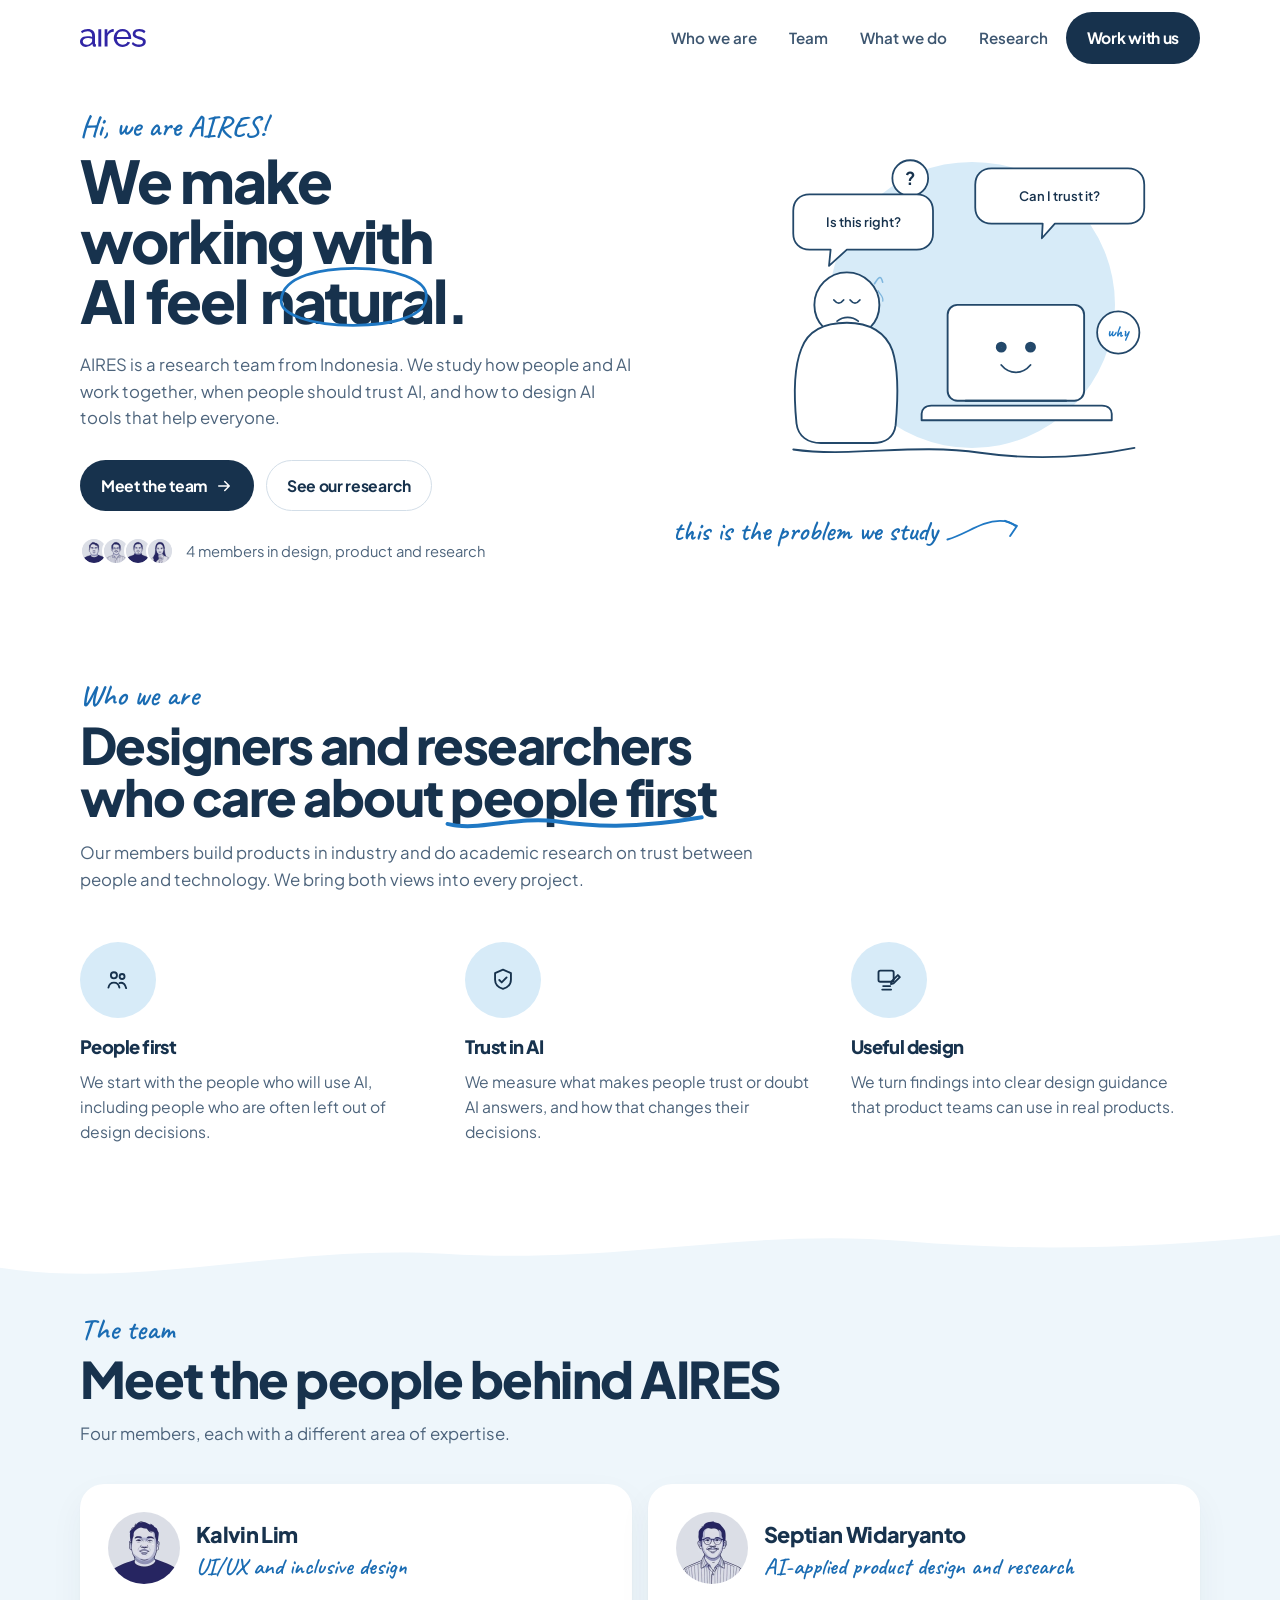
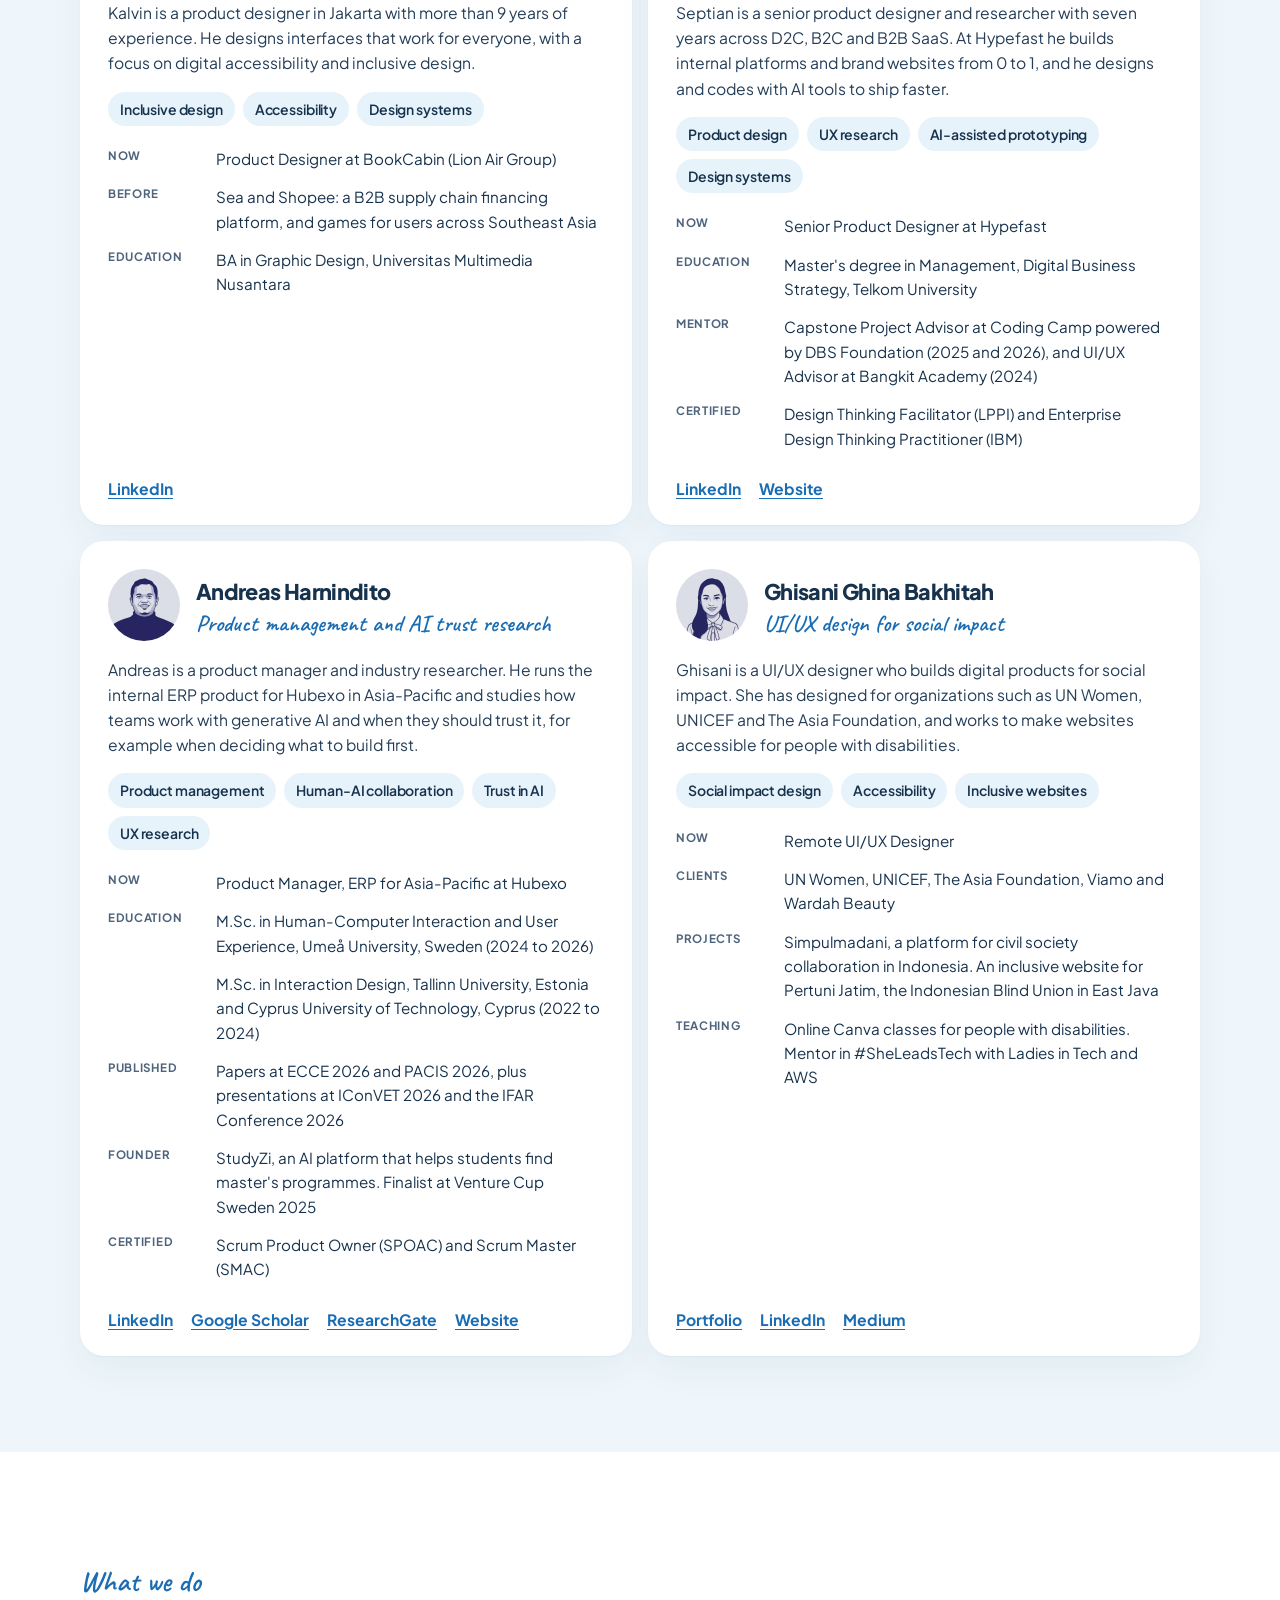
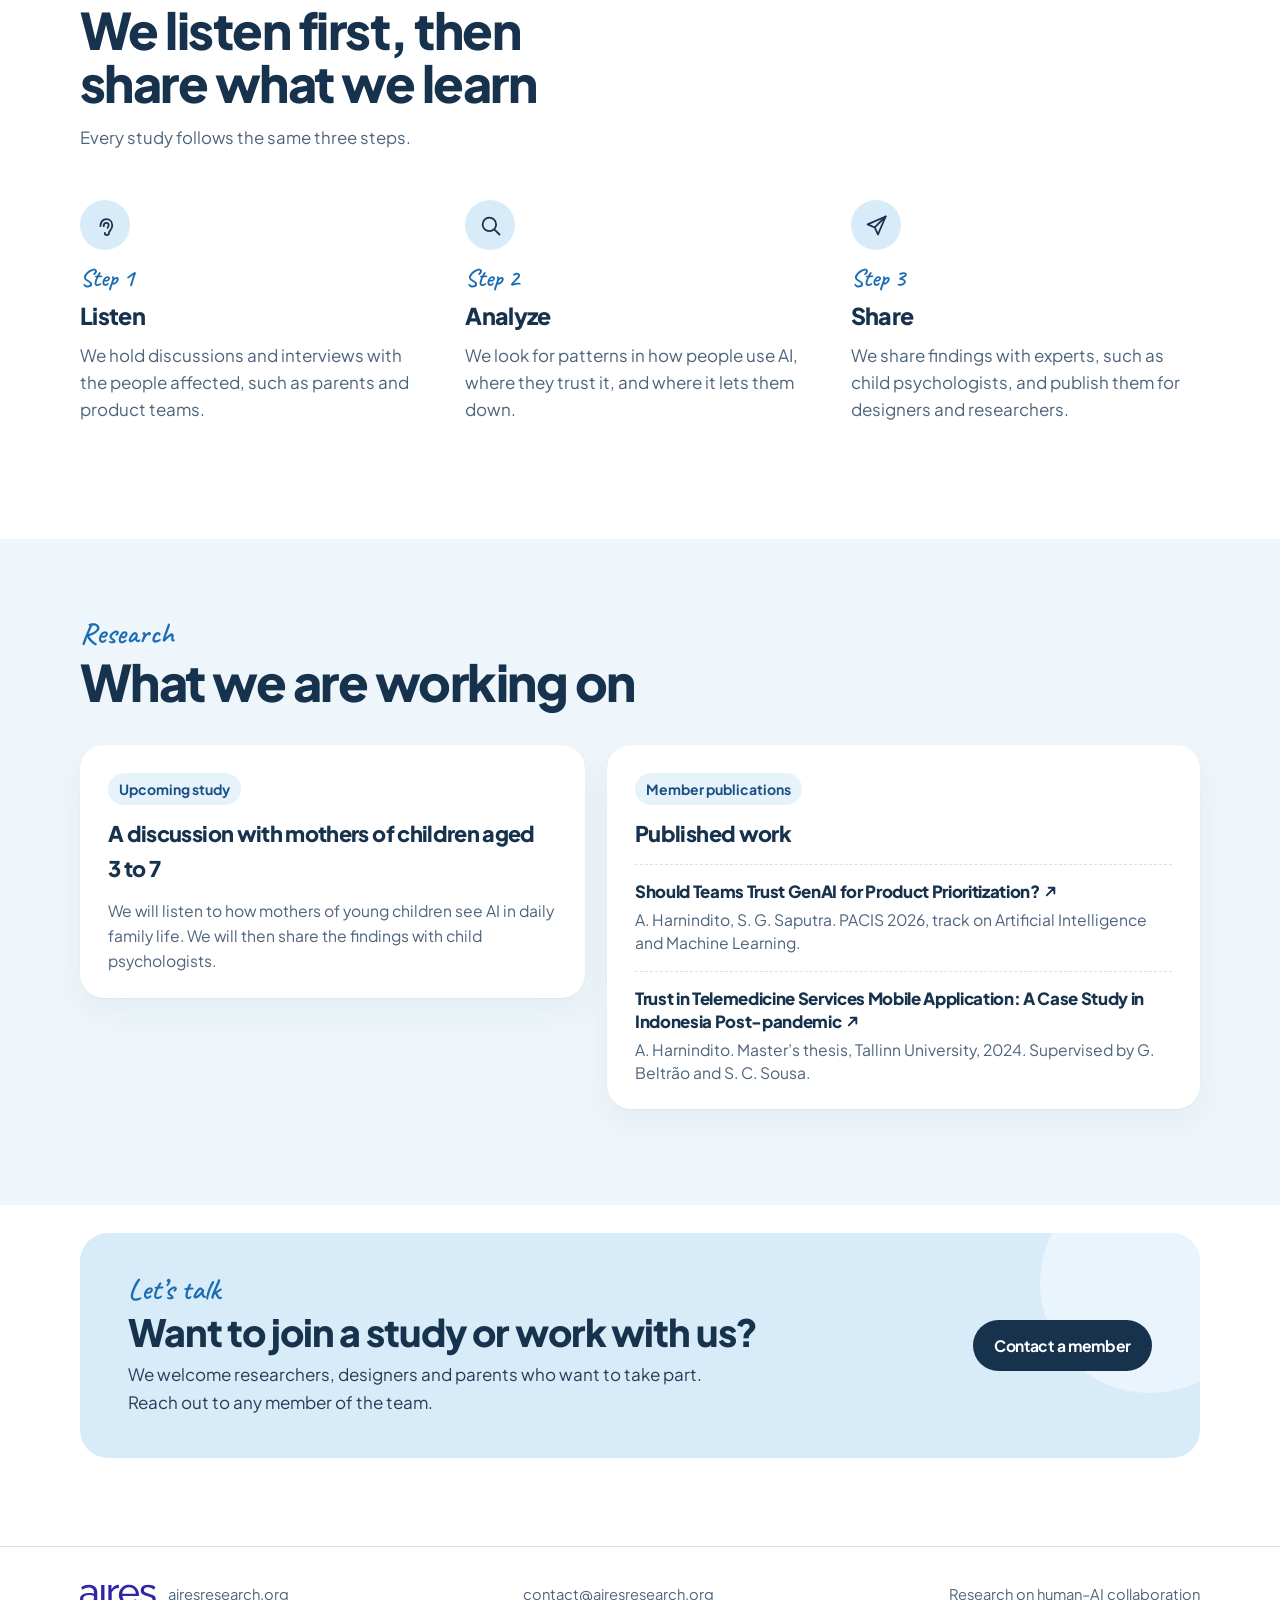
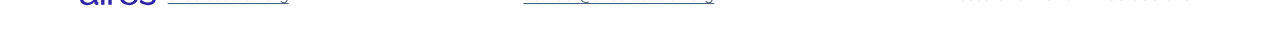
<file: index.html>
<!doctype html>
<html lang="en">
<head>
  <meta charset="utf-8">
  <meta name="viewport" content="width=device-width, initial-scale=1">
  <script>document.documentElement.classList.add("js");</script>
  <title>AIRES — Research on human–AI collaboration</title>
  <meta name="description" content="AIRES is a research team from Indonesia. We study how people and AI work together, when people should trust AI, and how to design AI tools that help everyone.">
  <meta name="theme-color" content="#ffffff">
  <link rel="canonical" href="https://airesresearch.org/">

  <meta property="og:type" content="website">
  <meta property="og:site_name" content="AIRES">
  <meta property="og:url" content="https://airesresearch.org/">
  <meta property="og:title" content="AIRES — Research on human–AI collaboration">
  <meta property="og:description" content="AIRES is a research team from Indonesia. We study how people and AI work together, when people should trust AI, and how to design AI tools that help everyone.">
  <meta property="og:image" content="https://airesresearch.org/assets/og-image.png">
  <meta property="og:image:width" content="1200">
  <meta property="og:image:height" content="630">
  <meta property="og:locale" content="en_US">
  <meta name="twitter:card" content="summary_large_image">
  <meta name="twitter:title" content="AIRES — Research on human–AI collaboration">
  <meta name="twitter:description" content="AIRES is a research team from Indonesia. We study how people and AI work together, when people should trust AI, and how to design AI tools that help everyone.">
  <meta name="twitter:image" content="https://airesresearch.org/assets/og-image.png">

  <link rel="icon" href="favicon.svg" type="image/svg+xml">
  <link rel="icon" href="favicon.ico" sizes="any">
  <link rel="icon" type="image/png" sizes="32x32" href="favicon-32.png">
  <link rel="apple-touch-icon" href="apple-touch-icon.png">

  <link rel="preconnect" href="https://fonts.googleapis.com">
  <link rel="preconnect" href="https://fonts.gstatic.com" crossorigin>
  <link rel="stylesheet" href="https://fonts.googleapis.com/css2?family=Caveat:wght@600;700&family=Plus+Jakarta+Sans:ital,wght@0,400;0,500;0,600;0,700;0,800;1,500&display=swap">
  <link rel="stylesheet" href="style.css">
</head>
<body>
  <a class="skip" href="#content">Skip to content</a>

  <header class="site-header">
    <div class="wrap header-inner">
      <a class="logo" href="#top" aria-label="AIRES">
        <img src="assets/aires-logo.svg" alt="AIRES" width="213" height="90">
      </a>
      <button class="menu-btn" type="button" aria-expanded="false" aria-controls="site-nav" aria-label="Open menu">
        <svg class="icon-open" viewBox="0 0 24 24" aria-hidden="true"><path d="M4 7h16M4 12h16M4 17h16"/></svg>
        <svg class="icon-close" viewBox="0 0 24 24" aria-hidden="true"><path d="M6 6l12 12M18 6 6 18"/></svg>
      </button>
      <nav class="nav" id="site-nav" aria-label="Main">
        <a href="#who">Who we are</a>
        <a href="#team">Team</a>
        <a href="#what">What we do</a>
        <a href="#research">Research</a>
        <a class="btn btn-dark" href="#contact">Work with us</a>
      </nav>
    </div>
  </header>

  <main id="content">
    <section class="hero" id="top" aria-labelledby="hero-title">
      <div class="wrap hero-grid">
        <div class="hero-copy">
          <p class="eyebrow rise" style="--i:0">Hi, we are AIRES!</p>
          <h1 id="hero-title" class="rise" style="--i:1">
            <span class="line">We make</span>
            <span class="line">working with</span>
            <span class="line">AI feel <span class="nowrap"><span class="mark">natural<svg viewBox="0 0 220 78" aria-hidden="true"><path pathLength="1" d="M34 42C36 16 78 8 114 8c44 0 78 12 78 30 0 22-36 32-80 32-46 0-80-12-78-28z"/></svg></span>.</span></span>
          </h1>
          <p class="lede rise" style="--i:2">AIRES is a research team from Indonesia. We study how people and AI work together, when people should trust AI, and how to design AI tools that help everyone.</p>
          <div class="hero-actions">
            <a class="btn btn-dark" href="#team">Meet the team <svg viewBox="0 0 24 24" aria-hidden="true"><path d="M5 12h14M13 6l6 6-6 6"/></svg></a>
            <a class="btn btn-ghost" href="#research">See our research</a>
          </div>
          <p class="roster">
            <span class="roster-faces" aria-hidden="true"><span><img src="assets/portrait-kalvin-lim.webp" alt=""></span><span><img src="assets/portrait-septian-widaryanto.webp" alt=""></span><span><img src="assets/portrait-andreas-harnindito.webp" alt=""></span><span><img src="assets/portrait-ghisani-ghina-bakhitah.webp" alt=""></span></span>
            <span class="roster-long">4 members in design, product and research</span>
            <span class="roster-short">4 members</span>
          </p>
        </div>

        <figure class="hero-art">
          <svg viewBox="0 0 640 470" role="img" aria-label="A worried person sits beside a laptop whose screen shows a friendly face. Speech bubbles ask, Is this right? and Can I trust it?">
            <circle cx="368" cy="214" r="176" fill="#d7ebf8"/>

            <g class="bubble" style="--i:0; --origin:50% 100%">
              <circle cx="292" cy="58" r="22" fill="#fff" stroke="#23486a" stroke-width="2.2"/>
              <text x="292" y="66" text-anchor="middle" font-family="Plus Jakarta Sans, sans-serif" font-size="22" font-weight="700" fill="#17324d">?</text>
            </g>
            <g class="bubble" style="--i:1; --origin:18% 100%">
              <path d="M168 78h132c12 0 20 8 20 20v28c0 12-8 20-20 20H214l-22 20 2-20h-26c-12 0-20-8-20-20V98c0-12 8-20 20-20z" fill="#fff" stroke="#23486a" stroke-width="2.2" stroke-linejoin="round"/>
              <text x="234" y="118" text-anchor="middle" font-family="Plus Jakarta Sans, sans-serif" font-size="16" font-weight="600" fill="#17324d">Is this right?</text>
            </g>
            <g class="bubble" style="--i:2; --origin:14% 92%">
              <path d="M392 46h168c12 0 20 8 20 20v28c0 12-8 20-20 20H470l-16 18 1-18h-63c-12 0-20-8-20-20V66c0-12 8-20 20-20z" fill="#fff" stroke="#23486a" stroke-width="2.2" stroke-linejoin="round"/>
              <text x="476" y="86" text-anchor="middle" font-family="Plus Jakarta Sans, sans-serif" font-size="16" font-weight="600" fill="#17324d">Can I trust it?</text>
            </g>
            <g class="bubble" style="--i:3; --origin:0% 50%">
              <circle cx="548" cy="248" r="26" fill="#fff" stroke="#23486a" stroke-width="2.2"/>
              <text x="548" y="254" text-anchor="middle" font-family="Caveat, cursive" font-size="20" font-weight="700" fill="#1f78c4">why</text>
            </g>

            <g class="draw" style="--i:0">
              <circle class="stroke-main" cx="214" cy="214" r="40" fill="#fff" stroke="#23486a" stroke-width="2.3" pathLength="1"/>
              <path class="stroke-detail" d="M198 208c4 5 8 5 12 0M218 208c4 5 8 5 12 0" fill="none" stroke="#23486a" stroke-width="2.2" stroke-linecap="round" pathLength="1"/>
              <path class="stroke-detail" d="M202 230c8 6 18 6 26 0" fill="none" stroke="#23486a" stroke-width="2.2" stroke-linecap="round" transform="rotate(180 215 232)" pathLength="1"/>
            </g>
            <g class="draw" style="--i:1">
              <path class="stroke-detail" d="M248 188c6-10 8-10 10-2" fill="none" stroke="#7eb6de" stroke-width="2" stroke-linecap="round" pathLength="1"/>
              <path class="stroke-detail" d="M252 196c3 6 8 8 6 14" fill="#d7ebf8" stroke="#7eb6de" stroke-width="1.6" pathLength="1"/>
              <path class="stroke-main" d="M158 268c8-22 28-32 56-32s48 12 56 34c6 18 8 48 4 92-2 16-14 22-28 22h-64c-16 0-28-8-30-24-4-40-2-72 6-92z" fill="#fff" stroke="#23486a" stroke-width="2.3" stroke-linejoin="round" pathLength="1"/>
            </g>
            <g class="draw" style="--i:2">
              <rect class="stroke-main" x="338" y="214" width="168" height="118" rx="12" fill="#fff" stroke="#23486a" stroke-width="2.3" pathLength="1"/>
            </g>
            <g class="draw" style="--i:3">
              <circle class="stroke-detail" cx="404" cy="266" r="3.2" fill="none" stroke="#23486a" stroke-width="7" pathLength="1"/>
              <circle class="stroke-detail" cx="440" cy="266" r="3.2" fill="none" stroke="#23486a" stroke-width="7" pathLength="1"/>
              <path class="stroke-detail" d="M404 288c10 12 26 12 36 0" fill="none" stroke="#23486a" stroke-width="2.2" stroke-linecap="round" pathLength="1"/>
              <path class="stroke-detail" d="M360 332h124" stroke="#23486a" stroke-width="2.2" stroke-linecap="round" pathLength="1"/>
            </g>
            <g class="draw" style="--i:4">
              <path class="stroke-main" d="M318 338h210c8 0 12 5 12 10v8H306v-8c0-5 4-10 12-10z" fill="#fff" stroke="#23486a" stroke-width="2.3" stroke-linejoin="round" pathLength="1"/>
            </g>
            <path class="draw stroke-main" style="--i:5" d="M148 392c70 10 150-8 230 4 70 10 130 6 190-6" fill="none" stroke="#23486a" stroke-width="2.2" stroke-linecap="round" pathLength="1"/>
          </svg>
          <figcaption>
            <span>this is the problem we study</span>
            <svg viewBox="0 0 92 36" aria-hidden="true"><path d="M4 28c22-6 40-22 62-22 8 0 14 2 18 6"/><path d="M72 6l14 6-8 12"/></svg>
          </figcaption>
        </figure>
      </div>
    </section>

    <section class="section" id="who" aria-labelledby="who-title">
      <div class="wrap">
        <p class="eyebrow">Who we are</p>
        <h2 id="who-title">Designers and researchers<span class="break"></span> who care about <span class="underline">people first<svg viewBox="0 0 240 16" preserveAspectRatio="none" aria-hidden="true"><path d="M2 9c28 6 62-6 98-2 32 4 70 6 132-3"/></svg></span></h2>
        <p class="sub">Our members build products in industry and do academic research on trust between people and technology. We bring both views into every project.</p>
        <ul class="principles">
          <li>
            <span class="icon-ring" aria-hidden="true">
              <svg viewBox="0 0 24 24"><circle cx="8.5" cy="8" r="2.6"/><circle cx="15.5" cy="9" r="2.1"/><path d="M3.8 18.5c.6-2.8 2.4-4.2 4.7-4.2s4.1 1.4 4.7 4.2"/><path d="M13.2 14.6c1.5-.5 2.8-.2 4 .8 1 1.2 1.5 2.5 1.8 3.6"/></svg>
            </span>
            <h3>People first</h3>
            <p>We start with the people who will use AI, including people who are often left out of design decisions.</p>
          </li>
          <li>
            <span class="icon-ring" aria-hidden="true">
              <svg viewBox="0 0 24 24"><path d="M12 3.2 5.2 6.1v5.6c0 4.2 2.8 6.6 6.8 7.9 4-1.3 6.8-3.7 6.8-7.9V6.1L12 3.2z"/><path d="m8.8 12 2.1 2.1 4.2-4.3"/></svg>
            </span>
            <h3>Trust in AI</h3>
            <p>We measure what makes people trust or doubt AI answers, and how that changes their decisions.</p>
          </li>
          <li>
            <span class="icon-ring" aria-hidden="true">
              <svg viewBox="0 0 24 24"><rect x="3" y="4" width="13" height="9.5" rx="1.6"/><path d="M7 17.2h6M6.2 20.2h7.6"/><path d="M14.2 13.2 19.6 7.8l1.7 1.7-5.4 5.4-2.2.5.5-2.2z"/></svg>
            </span>
            <h3>Useful design</h3>
            <p>We turn findings into clear design guidance that product teams can use in real products.</p>
          </li>
        </ul>
      </div>
    </section>

    <div class="band-wave" aria-hidden="true">
      <svg viewBox="0 0 1440 72" preserveAspectRatio="none"><path d="M0 46c160 28 320-30 500-18 200 14 340-34 520-16 140 14 280 8 420-8v68H0z"/></svg>
    </div>
    <section class="band" id="team" aria-labelledby="team-title">
      <div class="wrap">
        <p class="eyebrow">The team</p>
        <h2 id="team-title">Meet the people behind AIRES</h2>
        <p class="sub">Four members, each with a different area of expertise.</p>
        <div class="team-grid" data-reveal>
          <article class="member">
            <header class="member-head">
              <img class="avatar" src="assets/portrait-kalvin-lim.webp" width="72" height="72" alt="Portrait of Kalvin Lim">
              <div>
                <h3>Kalvin Lim</h3>
                <p class="role">UI/UX and inclusive design</p>
              </div>
            </header>
            <p>Kalvin is a product designer in Jakarta with more than 9 years of experience. He designs interfaces that work for everyone, with a focus on digital accessibility and inclusive design.</p>
            <ul class="tags">
              <li>Inclusive design</li>
              <li>Accessibility</li>
              <li>Design systems</li>
            </ul>
            <dl class="facts">
              <div><dt>Now</dt><dd>Product Designer at BookCabin (Lion Air Group)</dd></div>
              <div><dt>Before</dt><dd>Sea and Shopee: a B2B supply chain financing platform, and games for users across Southeast Asia</dd></div>
              <div><dt>Education</dt><dd>BA in Graphic Design, Universitas Multimedia Nusantara</dd></div>
            </dl>
            <p class="links"><a href="https://www.linkedin.com/in/hikalvin" target="_blank" rel="noopener" aria-label="Kalvin Lim on LinkedIn">LinkedIn<span class="sr-only"> (opens in a new tab)</span></a></p>
          </article>

          <article class="member">
            <header class="member-head">
              <img class="avatar" src="assets/portrait-septian-widaryanto.webp" width="72" height="72" alt="Portrait of Septian Widaryanto">
              <div>
                <h3>Septian Widaryanto</h3>
                <p class="role">AI-applied product design and research</p>
              </div>
            </header>
            <p>Septian is a senior product designer and researcher with seven years across D2C, B2C and B2B SaaS. At Hypefast he builds internal platforms and brand websites from 0 to 1, and he designs and codes with AI tools to ship faster.</p>
            <ul class="tags">
              <li>Product design</li>
              <li>UX research</li>
              <li>AI-assisted prototyping</li>
              <li>Design systems</li>
            </ul>
            <dl class="facts">
              <div><dt>Now</dt><dd>Senior Product Designer at Hypefast</dd></div>
              <div><dt>Education</dt><dd>Master's degree in Management, Digital Business Strategy, Telkom University</dd></div>
              <div><dt>Mentor</dt><dd>Capstone Project Advisor at Coding Camp powered by DBS Foundation (2025 and 2026), and UI/UX Advisor at Bangkit Academy (2024)</dd></div>
              <div><dt>Certified</dt><dd>Design Thinking Facilitator (LPPI) and Enterprise Design Thinking Practitioner (IBM)</dd></div>
            </dl>
            <p class="links">
              <a href="https://www.linkedin.com/in/mseptianwidaryanto/" target="_blank" rel="noopener" aria-label="Septian Widaryanto on LinkedIn">LinkedIn<span class="sr-only"> (opens in a new tab)</span></a>
              <a href="https://widaryanto.com/" target="_blank" rel="noopener" aria-label="Septian Widaryanto’s website">Website<span class="sr-only"> (opens in a new tab)</span></a>
            </p>
          </article>

          <article class="member">
            <header class="member-head">
              <img class="avatar" src="assets/portrait-andreas-harnindito.webp" width="72" height="72" alt="Portrait of Andreas Harnindito">
              <div>
                <h3>Andreas Harnindito</h3>
                <p class="role">Product management and AI trust research</p>
              </div>
            </header>
            <p>Andreas is a product manager and industry researcher. He runs the internal ERP product for Hubexo in Asia-Pacific and studies how teams work with generative AI and when they should trust it, for example when deciding what to build first.</p>
            <ul class="tags">
              <li>Product management</li>
              <li>Human-AI collaboration</li>
              <li>Trust in AI</li>
              <li>UX research</li>
            </ul>
            <dl class="facts">
              <div><dt>Now</dt><dd>Product Manager, ERP for Asia-Pacific at Hubexo</dd></div>
              <div><dt>Education</dt><dd>M.Sc. in Human-Computer Interaction and User Experience, Umeå University, Sweden (2024 to 2026)</dd></div>
              <div><dt></dt><dd>M.Sc. in Interaction Design, Tallinn University, Estonia and Cyprus University of Technology, Cyprus (2022 to 2024)</dd></div>
              <div><dt>Published</dt><dd>Papers at ECCE 2026 and PACIS 2026, plus presentations at IConVET 2026 and the IFAR Conference 2026</dd></div>
              <div><dt>Founder</dt><dd>StudyZi, an AI platform that helps students find master's programmes. Finalist at Venture Cup Sweden 2025</dd></div>
              <div><dt>Certified</dt><dd>Scrum Product Owner (SPOAC) and Scrum Master (SMAC)</dd></div>
            </dl>
            <p class="links">
              <a href="https://www.linkedin.com/in/andreas-harnindito/" target="_blank" rel="noopener" aria-label="Andreas Harnindito on LinkedIn">LinkedIn<span class="sr-only"> (opens in a new tab)</span></a>
              <a href="https://scholar.google.com/citations?view_op=list_works&amp;hl=en&amp;user=XYF-ujwAAAAJ" target="_blank" rel="noopener" aria-label="Andreas Harnindito on Google Scholar">Google Scholar<span class="sr-only"> (opens in a new tab)</span></a>
              <a href="https://www.researchgate.net/profile/Andreas-Harnindito" target="_blank" rel="noopener" aria-label="Andreas Harnindito on ResearchGate">ResearchGate<span class="sr-only"> (opens in a new tab)</span></a>
              <a href="https://www.andreasharnindito.com/" target="_blank" rel="noopener" aria-label="Andreas Harnindito’s website">Website<span class="sr-only"> (opens in a new tab)</span></a>
            </p>
          </article>

          <article class="member">
            <header class="member-head">
              <img class="avatar" src="assets/portrait-ghisani-ghina-bakhitah.webp" width="72" height="72" alt="Portrait of Ghisani Ghina Bakhitah">
              <div>
                <h3>Ghisani Ghina Bakhitah</h3>
                <p class="role">UI/UX design for social impact</p>
              </div>
            </header>
            <p>Ghisani is a UI/UX designer who builds digital products for social impact. She has designed for organizations such as UN Women, UNICEF and The Asia Foundation, and works to make websites accessible for people with disabilities.</p>
            <ul class="tags">
              <li>Social impact design</li>
              <li>Accessibility</li>
              <li>Inclusive websites</li>
            </ul>
            <dl class="facts">
              <div><dt>Now</dt><dd>Remote UI/UX Designer</dd></div>
              <div><dt>Clients</dt><dd>UN Women, UNICEF, The Asia Foundation, Viamo and Wardah Beauty</dd></div>
              <div><dt>Projects</dt><dd>Simpulmadani, a platform for civil society collaboration in Indonesia. An inclusive website for Pertuni Jatim, the Indonesian Blind Union in East Java</dd></div>
              <div><dt>Teaching</dt><dd>Online Canva classes for people with disabilities. Mentor in #SheLeadsTech with Ladies in Tech and AWS</dd></div>
            </dl>
            <p class="links">
              <a href="https://gghina-portfolio.webflow.io/" target="_blank" rel="noopener" aria-label="Ghisani Ghina Bakhitah’s portfolio">Portfolio<span class="sr-only"> (opens in a new tab)</span></a>
              <a href="https://www.linkedin.com/in/ghisani-ghina-bakhitah" target="_blank" rel="noopener" aria-label="Ghisani Ghina Bakhitah on LinkedIn">LinkedIn<span class="sr-only"> (opens in a new tab)</span></a>
              <a href="https://medium.com/@GhisaniGhina" target="_blank" rel="noopener" aria-label="Ghisani Ghina Bakhitah on Medium">Medium<span class="sr-only"> (opens in a new tab)</span></a>
            </p>
          </article>
        </div>
      </div>
    </section>

    <section class="section" id="what" aria-labelledby="what-title">
      <div class="wrap">
        <p class="eyebrow">What we do</p>
        <h2 id="what-title">We listen first, then<span class="break"></span> share what we learn</h2>
        <p class="sub">Every study follows the same three steps.</p>
        <ol class="steps" data-reveal>
          <li style="--i:0">
            <span class="step-icon" aria-hidden="true">
              <svg viewBox="0 0 24 24"><path pathLength="1" d="M7.5 12.5c0-3.4 2.1-6.2 5.2-6.2 3 0 5.3 2.2 5.3 5.4 0 2.3-.9 3.5-1.7 4.5-.7.9-1.2 1.5-1.2 2.3 0 1.2-.8 2-1.9 2s-1.8-.8-1.8-1.9"/><path pathLength="1" d="M10.4 12.6c0-1.7 1-2.9 2.3-2.9 1.2 0 2.1.9 2.1 2.1 0 1.2-.5 1.7-1 2.3"/></svg>
            </span>
            <p class="step-kicker">Step 1</p>
            <h3>Listen</h3>
            <p>We hold discussions and interviews with the people affected, such as parents and product teams.</p>
          </li>
          <li style="--i:1">
            <span class="step-arrow" aria-hidden="true"><svg class="step-arrow-shaft" viewBox="0 0 100 36" preserveAspectRatio="none"><path pathLength="1" d="M0 28C24 36 62 6 100 18"/></svg><svg class="step-arrow-head" viewBox="0 0 16 28"><path pathLength="1" d="M14.2 14 5 6.9"/><path pathLength="1" d="M14.2 14 5 21.1"/></svg></span>
            <span class="step-icon" aria-hidden="true">
              <svg viewBox="0 0 24 24"><circle pathLength="1" cx="11" cy="11" r="6"/><path pathLength="1" d="m20 20-4.2-4.2"/></svg>
            </span>
            <p class="step-kicker">Step 2</p>
            <h3>Analyze</h3>
            <p>We look for patterns in how people use AI, where they trust it, and where it lets them down.</p>
          </li>
          <li style="--i:2">
            <span class="step-arrow" aria-hidden="true"><svg class="step-arrow-shaft" viewBox="0 0 100 36" preserveAspectRatio="none"><path pathLength="1" d="M0 28C24 36 62 6 100 18"/></svg><svg class="step-arrow-head" viewBox="0 0 16 28"><path pathLength="1" d="M14.2 14 5 6.9"/><path pathLength="1" d="M14.2 14 5 21.1"/></svg></span>
            <span class="step-icon" aria-hidden="true">
              <svg viewBox="0 0 24 24"><path pathLength="1" d="M21 4 11.5 13.5"/><path pathLength="1" d="M21 4 14.2 20l-2.8-6.2L5 11 21 4z"/></svg>
            </span>
            <p class="step-kicker">Step 3</p>
            <h3>Share</h3>
            <p>We share findings with experts, such as child psychologists, and publish them for designers and researchers.</p>
          </li>
        </ol>
      </div>
    </section>

    <section class="band research" id="research" aria-labelledby="research-title">
      <div class="wrap">
        <p class="eyebrow">Research</p>
        <h2 id="research-title">What we are working on</h2>
        <div class="research-grid" data-reveal>
          <article class="panel">
            <p class="chip">Upcoming study</p>
            <h3>A discussion with mothers of children aged <span class="nowrap">3 to 7</span></h3>
            <p>We will listen to how mothers of young children see AI in daily family life. We will then share the findings with child psychologists.</p>
          </article>
          <article class="panel">
            <p class="chip">Member publications</p>
            <h3>Published work</h3>
            <div class="pub">
              <h4><a href="https://aisel.aisnet.org/pacis2026/ai_ml/ai_ml/15" target="_blank" rel="noopener">Should Teams Trust GenAI for Product <span class="nowrap">Prioritization?<svg class="ext-icon" viewBox="0 0 16 16" aria-hidden="true"><path d="M4 12 12 4M6 4h6v6"/></svg></span><span class="sr-only"> (opens in a new tab)</span></a></h4>
              <p class="cite">A. Harnindito, S. G. Saputra. PACIS 2026, track on Artificial Intelligence and Machine Learning.</p>
            </div>
            <div class="pub">
              <h4><a href="https://www.etera.ee/s/CTx8GRVGFl" target="_blank" rel="noopener">Trust in Telemedicine Services Mobile Application: A Case Study in Indonesia <span class="nowrap">Post-pandemic<svg class="ext-icon" viewBox="0 0 16 16" aria-hidden="true"><path d="M4 12 12 4M6 4h6v6"/></svg></span><span class="sr-only"> (opens in a new tab)</span></a></h4>
              <p class="cite">A. Harnindito. Master’s thesis, Tallinn University, 2024. Supervised by G. Beltrão and S. C. Sousa.</p>
            </div>
          </article>
        </div>
      </div>
    </section>

    <section class="section cta-section" id="contact" data-reveal aria-labelledby="contact-title">
      <div class="wrap">
        <div class="cta">
          <div>
            <p class="eyebrow">Let’s talk</p>
            <h2 id="contact-title">Want to join a study or work with us?</h2>
            <p>We welcome researchers, designers and parents who want to take part. Reach out to any member of the team.</p>
          </div>
          <a class="btn btn-dark" href="mailto:contact@airesresearch.org?subject=Joining%20a%20study%20or%20working%20with%20AIRES">Contact a member</a>
        </div>
      </div>
    </section>
  </main>

  <footer class="site-footer">
    <div class="wrap footer-inner">
      <p class="footer-brand">
        <a class="footer-logo" href="#top" aria-label="AIRES"><img src="assets/aires-logo.svg" alt="AIRES" width="213" height="90"></a>
        <a href="https://airesresearch.org/">airesresearch.org</a>
      </p>
      <p><a href="mailto:contact@airesresearch.org">contact@airesresearch.org</a></p>
      <p>Research on human–AI collaboration</p>
    </div>
  </footer>

  <script src="script.js"></script>
</body>
</html>
</file>
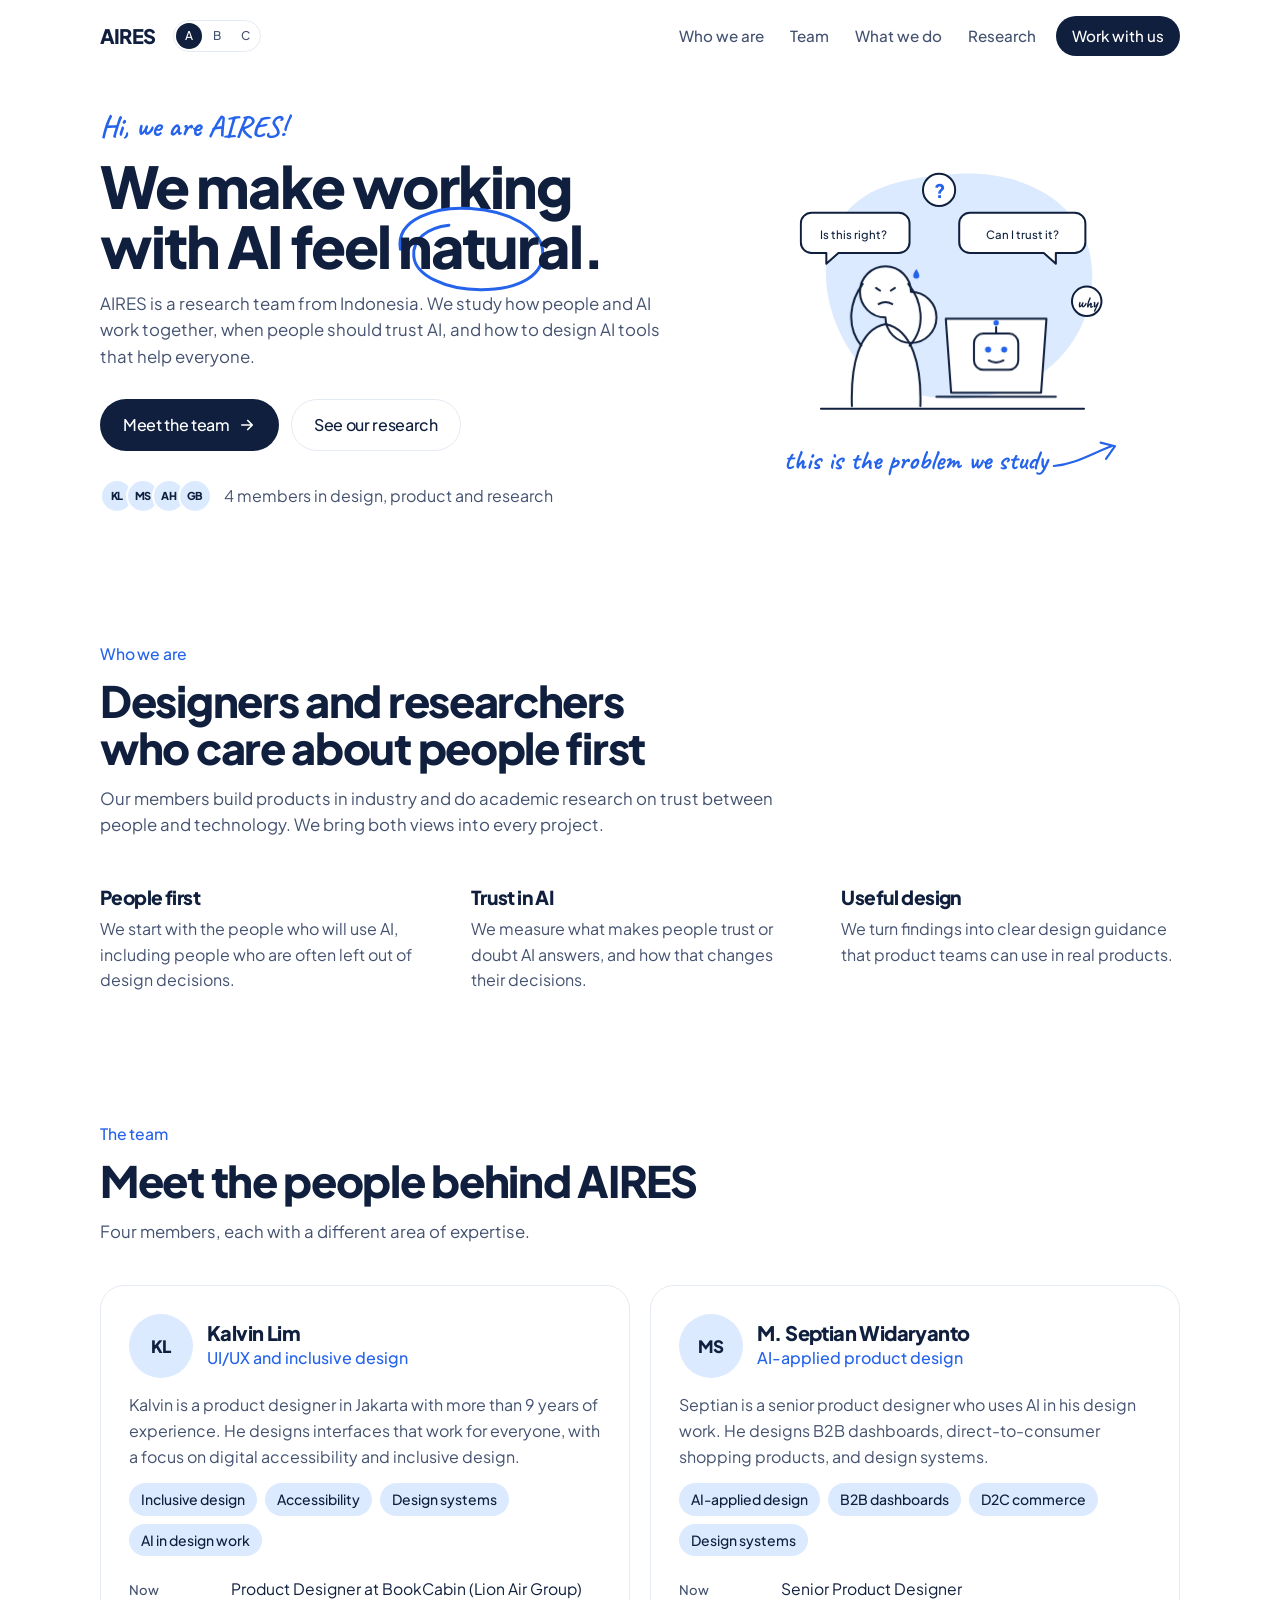
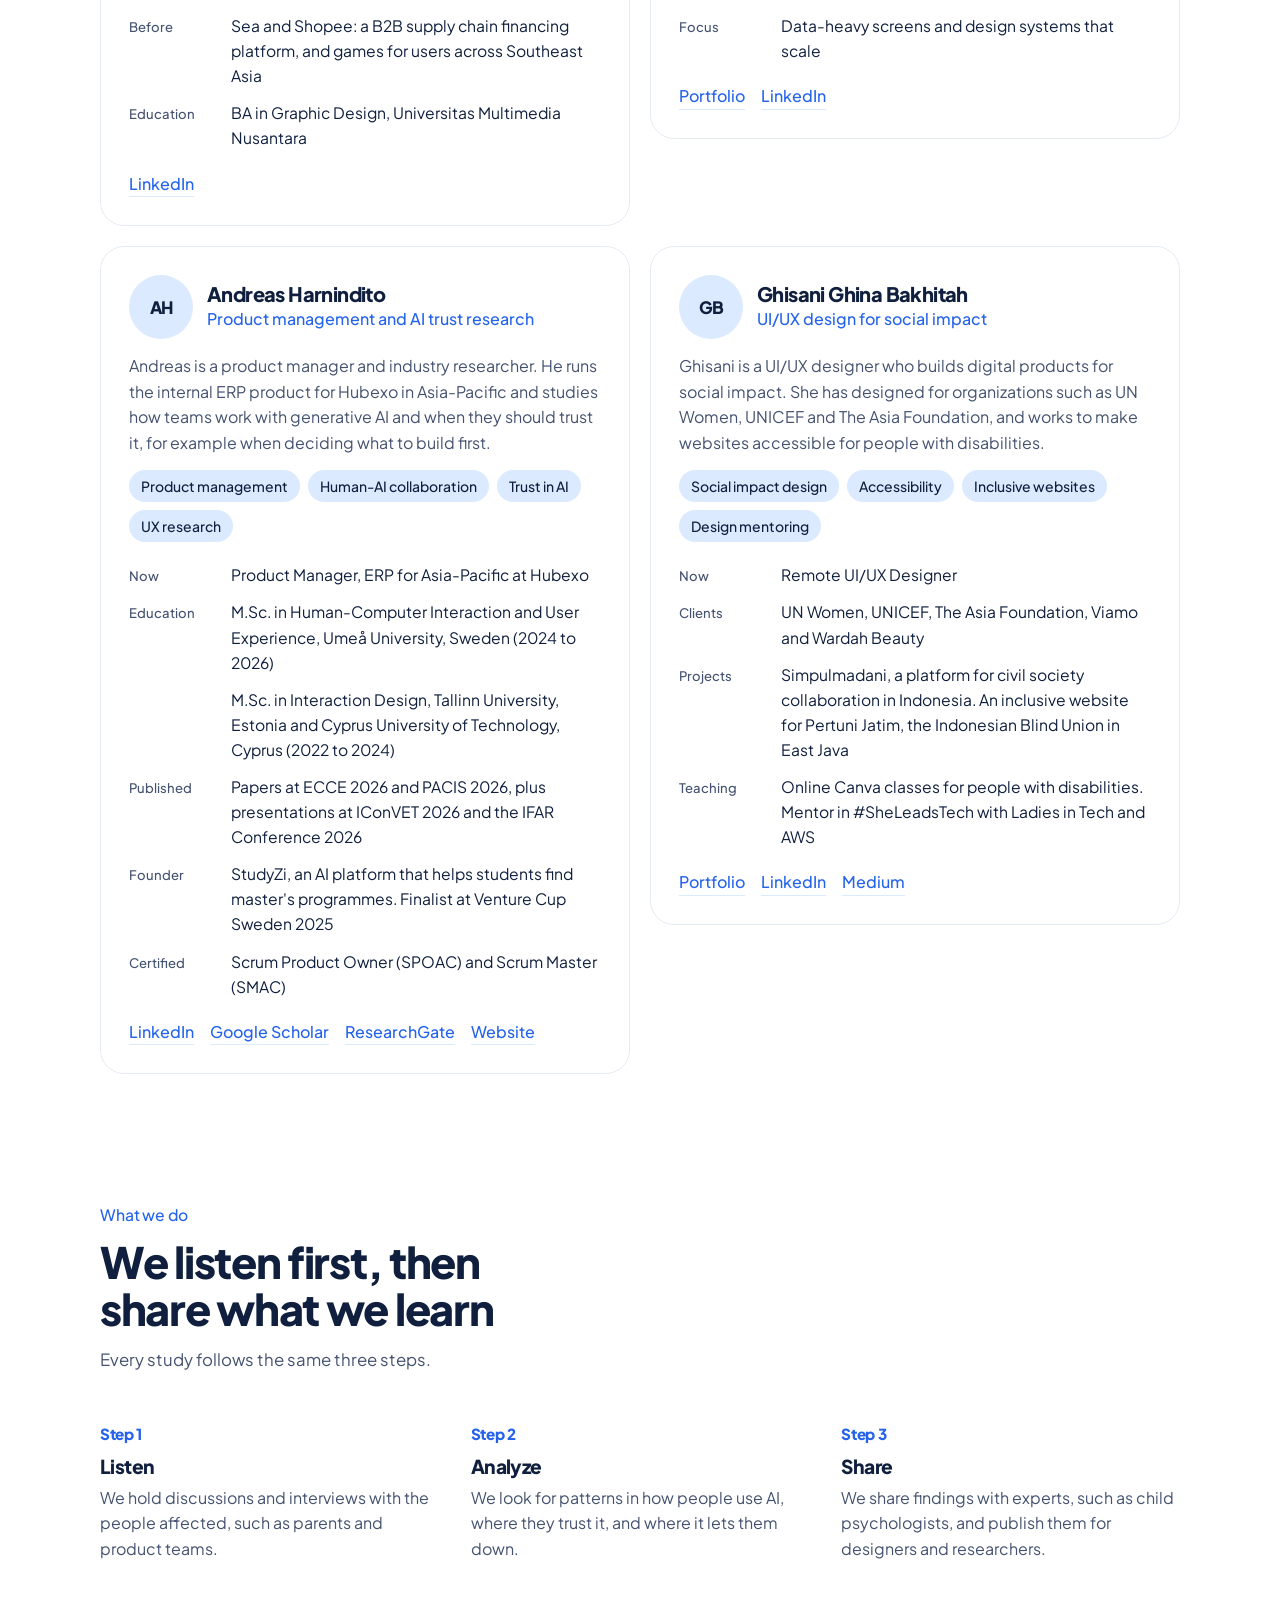
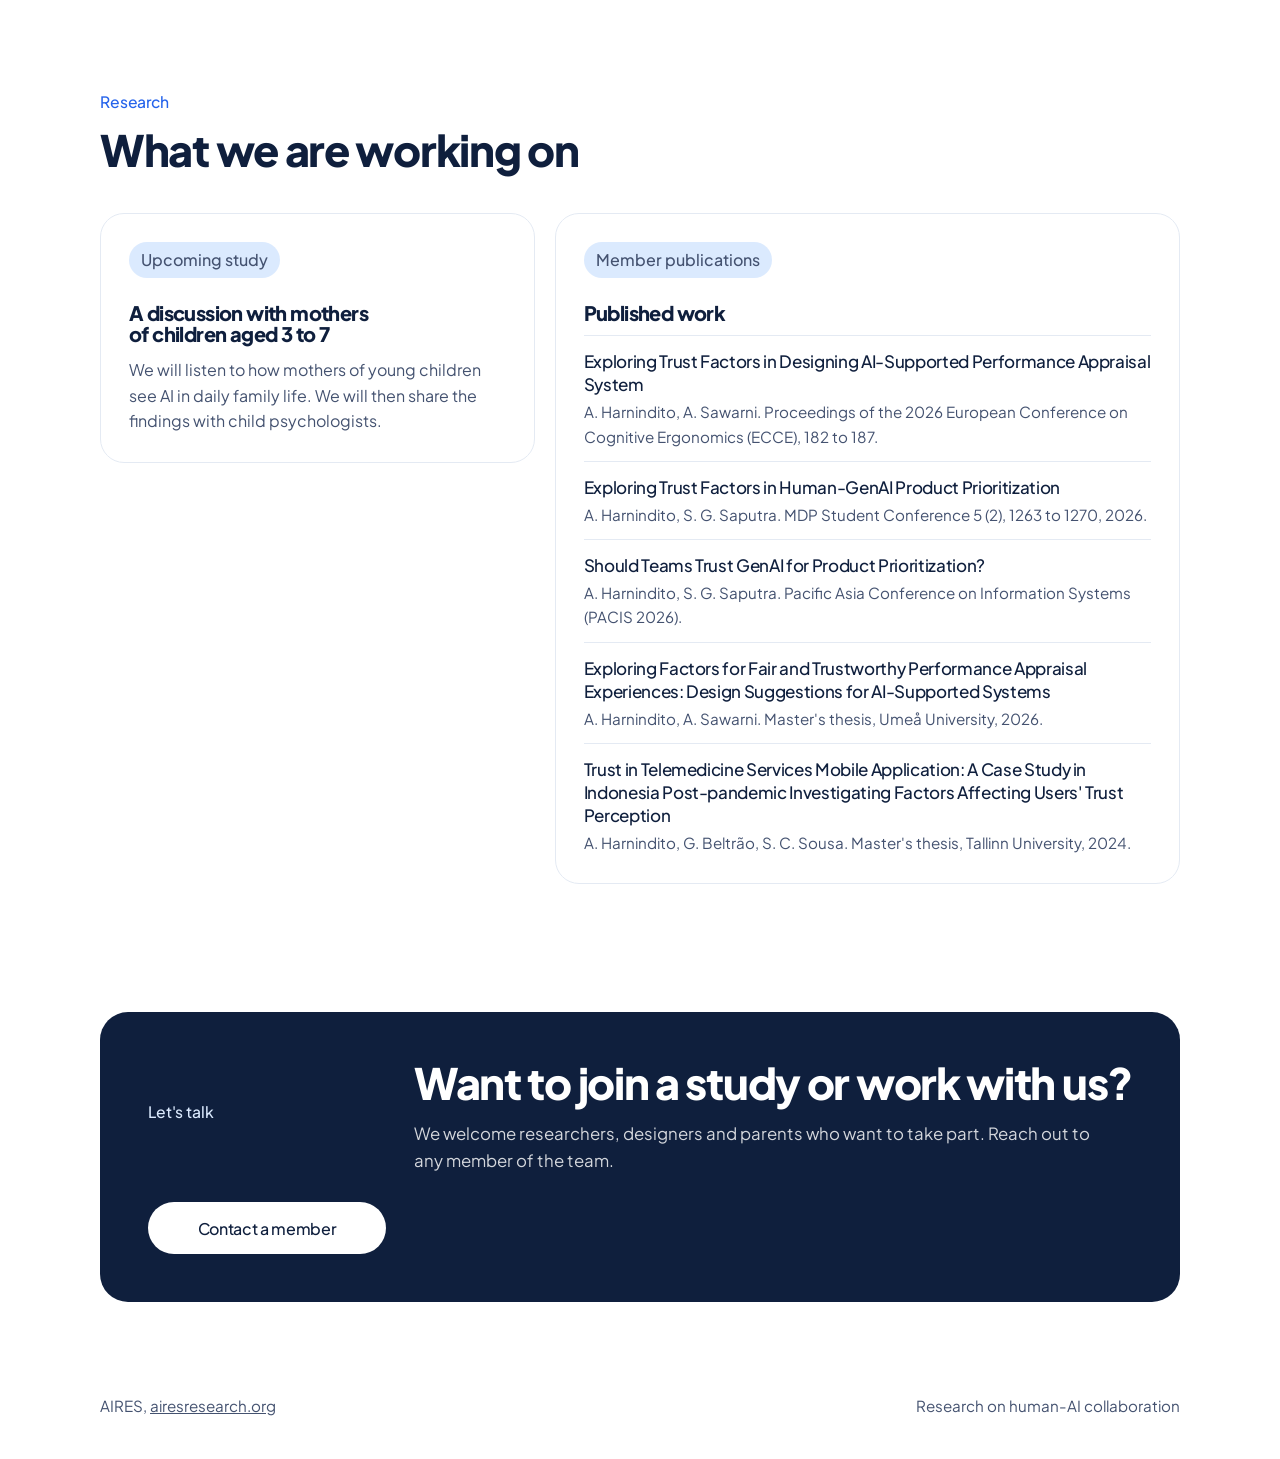
<file: a/index.html>
<!doctype html>
<html lang="en" data-variant="a">
<head>
  <meta charset="utf-8">
  <meta name="viewport" content="width=device-width, initial-scale=1">
  <meta name="robots" content="noindex">
  <title>AIRES — Research on human-AI collaboration</title>
  <meta name="description" content="AIRES is a research team from Indonesia. We study how people and AI work together, when people should trust AI, and how to design AI tools that help everyone.">
  <link rel="icon" href="/favicon.svg" type="image/svg+xml">
  <link rel="preconnect" href="https://fonts.googleapis.com">
  <link rel="preconnect" href="https://fonts.gstatic.com" crossorigin>
  <link rel="stylesheet" href="https://fonts.googleapis.com/css2?family=Caveat:wght@700&family=Plus+Jakarta+Sans:wght@400;500;800&display=swap">
  <link rel="stylesheet" href="/variants/field.css">
  <link rel="stylesheet" href="/variants/motion.css">
  <script>
    try {
      document.documentElement.classList.add(matchMedia("(prefers-reduced-motion: reduce)").matches ? "js-reduced" : "js-motion");
    } catch (e) {}
  </script>
</head>
<body>
  <a class="skip" href="#content">Skip to content</a>
  <header class="site-header">
    <div class="wrap header-inner">
      <a class="logo" href="#top">AIRES</a>
      <nav class="switcher" aria-label="Study versions">
        <a href="/a/">A</a>
        <a href="/b/">B</a>
        <a href="/c/">C</a>
      </nav>
      <input class="menu-toggle" id="nav-toggle" type="checkbox">
      <label class="menu" for="nav-toggle"><span class="sr-only">Open menu</span><span class="burger"></span></label>
      <nav class="nav" id="nav" aria-label="Main">
        <a href="#about">Who we are</a>
        <a href="#team">Team</a>
        <a href="#work">What we do</a>
        <a href="#research">Research</a>
        <a class="nav-cta" href="#contact">Work with us</a>
      </nav>
    </div>
  </header>

  <main id="top">
    <section class="hero" id="content" aria-labelledby="hero-title">
      <div class="wrap hero-grid">
        <div class="hero-copy">
          <p class="hand">Hi, we are AIRES!</p>
          <h1 id="hero-title">We make working with AI feel <span class="circled">natural<svg viewBox="0 0 220 80" preserveAspectRatio="none" aria-hidden="true"><path pathLength="100" d="M34 42C28 16 78 6 118 8c46 2 82 16 86 34 4 22-28 34-74 34-42 0-78-12-80-28-2-14 16-24 42-26"/></svg></span>.</h1>
          <p class="lead">AIRES is a research team from Indonesia. We study how people and AI work together, when people should trust AI, and how to design AI tools that help everyone.</p>
          <div class="hero-actions">
            <a class="btn btn-primary" href="#team">Meet the team <svg viewBox="0 0 24 24" aria-hidden="true"><path d="M5 12h14M13 6l6 6-6 6"/></svg></a>
            <a class="btn btn-ghost" href="#research">See our research</a>
          </div>
          <p class="roster">
            <span class="dots" aria-hidden="true"><span>KL</span><span>MS</span><span>AH</span><span>GB</span></span>
            <span>4 members in design, product and research</span>
          </p>
        </div>

        <figure class="art" id="art">
          <svg class="scene" viewBox="0 0 520 420" role="img" aria-label="Sketch of a person at a laptop with an AI assistant on screen. Bubbles read: Is this right? Can I trust it? A question mark, and why.">
            <g id="sketch">
              <path id="blob" class="blob" d="M268 34c86-6 176 34 196 116 18 78-22 162-100 198-84 38-190 24-246-36C70 252 52 156 98 96c36-46 92-56 170-62z"/>
              <g id="paper">
                <path d="M198 210A38 38 0 1 0 160 248A38 38 0 1 0 198 210"/>
                <path d="M110 380C108 320 120 266 160 258C200 266 214 320 212 380Z"/>
                <path d="M250 250H400L392 360H258Z"/>
                <path d="M306 272H344A14 14 0 0 1 358 286V312A14 14 0 0 1 344 326H306A14 14 0 0 1 292 312V286A14 14 0 0 1 306 272Z"/>
              </g>
              <g id="stroke-person">
                <path id="stroke-head" class="sk" pathLength="100" style="--s:0" d="M198 210A38 38 0 1 0 160 248A38 38 0 1 0 198 210"/>
                <path id="stroke-eyes" class="sk" pathLength="100" style="--s:1" d="M146 204l6 4M168 208l6-4"/>
                <path id="stroke-mouth" class="sk" pathLength="100" style="--s:2" d="M150 228Q160 222 170 228"/>
                <path id="stroke-body" class="sk" pathLength="100" style="--s:3" d="M110 380C108 320 120 266 160 258C200 266 214 320 212 380"/>
              </g>
              <g id="stroke-hands">
                <path id="stroke-arm-left" class="sk" pathLength="100" style="--s:4" d="M124 290C100 260 108 222 126 198"/>
                <path id="stroke-arm-right" class="sk" pathLength="100" style="--s:5" d="M196 290C222 262 214 222 194 198"/>
              </g>
              <g id="sweat-wrap">
                <path id="stroke-sweat" class="fill-blue" d="M206 176c-6 8-6 14 0 14s6-6 0-14z"/>
              </g>
              <g id="stroke-laptop">
                <path id="stroke-screen" class="sk" pathLength="100" style="--s:6" d="M250 250H400L392 360H258Z"/>
                <path id="stroke-base" class="sk" pathLength="100" style="--s:7" d="M236 366H414"/>
              </g>
              <g id="stroke-robot">
                <path id="stroke-robot-face" class="sk" pathLength="100" style="--s:8" d="M306 272H344A14 14 0 0 1 358 286V312A14 14 0 0 1 344 326H306A14 14 0 0 1 292 312V286A14 14 0 0 1 306 272Z"/>
                <path id="stroke-robot-mouth" class="sk" pathLength="100" style="--s:9" d="M314 312Q325 318 336 312"/>
                <path id="stroke-antenna" class="sk" pathLength="100" style="--s:10" d="M325 272V262"/>
                <g id="eyes-wrap">
                  <g id="robot-eyes">
                    <circle class="fill-blue" cx="313" cy="296" r="4.5"/>
                    <circle class="fill-blue" cx="337" cy="296" r="4.5"/>
                  </g>
                  <circle class="fill-blue" cx="325" cy="256" r="4"/>
                </g>
                <g id="robot-dots" aria-hidden="true">
                  <circle class="fill-blue" cx="313" cy="312" r="2.6"/>
                  <circle class="fill-blue" cx="325" cy="312" r="2.6"/>
                  <circle class="fill-blue" cx="337" cy="312" r="2.6"/>
                </g>
              </g>
              <path id="stroke-desk" class="sk" pathLength="100" style="--s:11" d="M64 384H456"/>
              <g id="bubble-question" class="bubble" style="--tail:50% 100%;--b:0">
                <g class="float-q">
                  <circle class="bubble-shape" cx="240" cy="58" r="24"/>
                  <text x="240" y="58" text-anchor="middle" dominant-baseline="central">?</text>
                </g>
              </g>
            </g>
            <g id="bubble-is-this-right" class="bubble" style="--tail:22% 100%;--b:1">
              <path class="bubble-shape" d="M50 92h130a16 16 0 0 1 16 16v28a16 16 0 0 1-16 16H90l-18 16v-16H50a16 16 0 0 1-16-16v-28a16 16 0 0 1 16-16z"/>
              <text x="112" y="124" text-anchor="middle" dominant-baseline="central">Is this right?</text>
            </g>
            <g id="bubble-can-i-trust" class="bubble" style="--tail:76% 100%;--b:2">
              <path class="bubble-shape" d="M286 92h156a16 16 0 0 1 16 16v28a16 16 0 0 1-16 16h-28v16l-18-16H286a16 16 0 0 1-16-16v-28a16 16 0 0 1 16-16z"/>
              <text x="364" y="124" text-anchor="middle" dominant-baseline="central">Can I trust it?</text>
            </g>
            <g id="bubble-why" class="bubble" style="--tail:50% 100%;--b:3">
              <g id="why-spin">
                <circle class="bubble-shape" cx="460" cy="224" r="22"/>
                <text x="460" y="226" text-anchor="middle" dominant-baseline="central">why</text>
              </g>
            </g>
          </svg>
          <figcaption class="study-note" id="study-note">
            <span class="note-words">this is the problem we study</span>
            <svg class="note-arrow" viewBox="0 0 84 40" aria-hidden="true">
              <g id="stroke-note">
                <path id="stroke-note-shaft" pathLength="100" style="--s:12" d="M4 30C28 28 46 16 68 8"/>
                <path id="stroke-note-head" pathLength="100" style="--s:13" d="M56 4l16 4-10 14"/>
              </g>
            </svg>
          </figcaption>
        </figure>
      </div>
    </section>

    <section class="section" id="about" aria-labelledby="about-title">
      <div class="io" data-in></div>
      <div class="wrap">
        <header class="sec-head">
          <p class="kicker">Who we are</p>
          <svg class="margin-arrow" viewBox="0 0 72 28" aria-hidden="true"><path pathLength="100" d="M2 12C22 8 44 18 64 12"/><path pathLength="100" d="M52 6l14 6-12 8"/></svg>
          <div class="reveal" style="--i:0">
            <h2 id="about-title">Designers and researchers who care about people first</h2>
            <p class="lead">Our members build products in industry and do academic research on trust between people and technology. We bring both views into every project.</p>
          </div>
        </header>
        <ul class="facts">
          <li><div class="reveal" style="--i:1"><h3>People first</h3><p>We start with the people who will use AI, including people who are often left out of design decisions.</p></div></li>
          <li><div class="reveal" style="--i:2"><h3>Trust in AI</h3><p>We measure what makes people trust or doubt AI answers, and how that changes their decisions.</p></div></li>
          <li><div class="reveal" style="--i:3"><h3>Useful design</h3><p>We turn findings into clear design guidance that product teams can use in real products.</p></div></li>
        </ul>
      </div>
    </section>

    <section class="section" id="team" aria-labelledby="team-title">
      <div class="io" data-in></div>
      <div class="wrap">
        <header class="sec-head">
          <p class="kicker">The team</p>
          <svg class="margin-arrow" viewBox="0 0 72 28" aria-hidden="true"><path pathLength="100" d="M2 14C24 6 42 20 66 12"/><path pathLength="100" d="M54 6l14 6-12 10"/></svg>
          <div class="reveal" style="--i:0">
            <h2 id="team-title">Meet the people behind AIRES</h2>
            <p class="lead">Four members, each with a different area of expertise.</p>
          </div>
        </header>
        <div class="team-grid">
          <div class="reveal" style="--i:0">
            <article class="member card">
              <svg class="sketch-border" viewBox="0 0 200 140" preserveAspectRatio="none" aria-hidden="true"><path pathLength="100" d="M8 5C70 1 140 7 194 4C198 46 197 96 193 134C130 138 60 136 6 132C2 90 3 40 8 5"/></svg>
              <div class="member-top">
                <span class="avatar" aria-hidden="true">KL</span>
                <div><h3>Kalvin Lim</h3><p class="role">UI/UX and inclusive design</p></div>
              </div>
              <p>Kalvin is a product designer in Jakarta with more than 9 years of experience. He designs interfaces that work for everyone, with a focus on digital accessibility and inclusive design.</p>
              <ul class="chips" aria-label="Expertise"><li>Inclusive design</li><li>Accessibility</li><li>Design systems</li><li>AI in design work</li></ul>
              <dl class="meta">
                <div><dt>Now</dt><dd>Product Designer at BookCabin (Lion Air Group)</dd></div>
                <div><dt>Before</dt><dd>Sea and Shopee: a B2B supply chain financing platform, and games for users across Southeast Asia</dd></div>
                <div><dt>Education</dt><dd>BA in Graphic Design, Universitas Multimedia Nusantara</dd></div>
              </dl>
              <p class="links"><a href="https://id.linkedin.com/in/hikalvin" target="_blank" rel="noopener">LinkedIn<svg class="scribble" viewBox="0 0 120 8" preserveAspectRatio="none" aria-hidden="true"><path pathLength="100" d="M1 5C18 2 36 7 60 3S100 6 119 4"/></svg></a></p>
            </article>
          </div>
          <div class="reveal" style="--i:1">
            <article class="member card">
              <svg class="sketch-border" viewBox="0 0 200 140" preserveAspectRatio="none" aria-hidden="true"><path pathLength="100" d="M6 6C66 2 138 8 194 5C199 48 196 100 192 133C128 137 58 135 7 131C2 88 3 42 6 6"/></svg>
              <div class="member-top">
                <span class="avatar" aria-hidden="true">MS</span>
                <div><h3>M. Septian Widaryanto</h3><p class="role">AI-applied product design</p></div>
              </div>
              <p>Septian is a senior product designer who uses AI in his design work. He designs B2B dashboards, direct-to-consumer shopping products, and design systems.</p>
              <ul class="chips" aria-label="Expertise"><li>AI-applied design</li><li>B2B dashboards</li><li>D2C commerce</li><li>Design systems</li></ul>
              <dl class="meta">
                <div><dt>Now</dt><dd>Senior Product Designer</dd></div>
                <div><dt>Focus</dt><dd>Data-heavy screens and design systems that scale</dd></div>
              </dl>
              <p class="links">
                <a href="https://widaryanto.com/" target="_blank" rel="noopener">Portfolio<svg class="scribble" viewBox="0 0 120 8" preserveAspectRatio="none" aria-hidden="true"><path pathLength="100" d="M1 4C22 7 40 2 68 5S104 3 119 5"/></svg></a>
                <a href="https://www.linkedin.com/in/mseptianwidaryanto/" target="_blank" rel="noopener">LinkedIn<svg class="scribble" viewBox="0 0 120 8" preserveAspectRatio="none" aria-hidden="true"><path pathLength="100" d="M1 5C18 2 36 7 60 3S100 6 119 4"/></svg></a>
              </p>
            </article>
          </div>
          <div class="reveal" style="--i:2">
            <article class="member card">
              <svg class="sketch-border" viewBox="0 0 200 140" preserveAspectRatio="none" aria-hidden="true"><path pathLength="100" d="M9 4C74 8 142 2 193 6C198 50 196 98 191 135C126 131 54 138 8 133C3 92 2 44 9 4"/></svg>
              <div class="member-top">
                <span class="avatar" aria-hidden="true">AH</span>
                <div><h3>Andreas Harnindito</h3><p class="role">Product management and AI trust research</p></div>
              </div>
              <p>Andreas is a product manager and industry researcher. He runs the internal ERP product for Hubexo in Asia-Pacific and studies how teams work with generative AI and when they should trust it, for example when deciding what to build first.</p>
              <ul class="chips" aria-label="Expertise"><li>Product management</li><li>Human-AI collaboration</li><li>Trust in AI</li><li>UX research</li></ul>
              <dl class="meta">
                <div><dt>Now</dt><dd>Product Manager, ERP for Asia-Pacific at Hubexo</dd></div>
                <div><dt>Education</dt><dd>M.Sc. in Human-Computer Interaction and User Experience, Umeå University, Sweden (2024 to 2026)</dd></div>
                <div><dt></dt><dd>M.Sc. in Interaction Design, Tallinn University, Estonia and Cyprus University of Technology, Cyprus (2022 to 2024)</dd></div>
                <div><dt>Published</dt><dd>Papers at ECCE 2026 and PACIS 2026, plus presentations at IConVET 2026 and the IFAR Conference 2026</dd></div>
                <div><dt>Founder</dt><dd>StudyZi, an AI platform that helps students find master's programmes. Finalist at Venture Cup Sweden 2025</dd></div>
                <div><dt>Certified</dt><dd>Scrum Product Owner (SPOAC) and Scrum Master (SMAC)</dd></div>
              </dl>
              <p class="links">
                <a href="https://www.linkedin.com/in/andreas-harnindito/" target="_blank" rel="noopener">LinkedIn<svg class="scribble" viewBox="0 0 120 8" preserveAspectRatio="none" aria-hidden="true"><path pathLength="100" d="M1 5C18 2 36 7 60 3S100 6 119 4"/></svg></a>
                <a href="https://scholar.google.com/citations?view_op=list_works&amp;hl=en&amp;user=XYF-ujwAAAAJ" target="_blank" rel="noopener">Google Scholar<svg class="scribble" viewBox="0 0 120 8" preserveAspectRatio="none" aria-hidden="true"><path pathLength="100" d="M2 4C24 7 46 2 74 5S108 3 118 5"/></svg></a>
                <a href="https://www.researchgate.net/profile/Andreas-Harnindito" target="_blank" rel="noopener">ResearchGate<svg class="scribble" viewBox="0 0 120 8" preserveAspectRatio="none" aria-hidden="true"><path pathLength="100" d="M1 6C20 2 44 7 70 3S102 6 119 4"/></svg></a>
                <a href="https://www.andreasharnindito.com/" target="_blank" rel="noopener">Website<svg class="scribble" viewBox="0 0 120 8" preserveAspectRatio="none" aria-hidden="true"><path pathLength="100" d="M1 4C22 7 40 2 68 5S104 3 119 5"/></svg></a>
              </p>
            </article>
          </div>
          <div class="reveal" style="--i:3">
            <article class="member card">
              <svg class="sketch-border" viewBox="0 0 200 140" preserveAspectRatio="none" aria-hidden="true"><path pathLength="100" d="M7 6C68 2 136 8 194 4C199 44 197 102 192 134C130 138 62 135 8 132C3 90 2 40 7 6"/></svg>
              <div class="member-top">
                <span class="avatar" aria-hidden="true">GB</span>
                <div><h3>Ghisani Ghina Bakhitah</h3><p class="role">UI/UX design for social impact</p></div>
              </div>
              <p>Ghisani is a UI/UX designer who builds digital products for social impact. She has designed for organizations such as UN Women, UNICEF and The Asia Foundation, and works to make websites accessible for people with disabilities.</p>
              <ul class="chips" aria-label="Expertise"><li>Social impact design</li><li>Accessibility</li><li>Inclusive websites</li><li>Design mentoring</li></ul>
              <dl class="meta">
                <div><dt>Now</dt><dd>Remote UI/UX Designer</dd></div>
                <div><dt>Clients</dt><dd>UN Women, UNICEF, The Asia Foundation, Viamo and Wardah Beauty</dd></div>
                <div><dt>Projects</dt><dd>Simpulmadani, a platform for civil society collaboration in Indonesia. An inclusive website for Pertuni Jatim, the Indonesian Blind Union in East Java</dd></div>
                <div><dt>Teaching</dt><dd>Online Canva classes for people with disabilities. Mentor in #SheLeadsTech with Ladies in Tech and AWS</dd></div>
              </dl>
              <p class="links">
                <a href="https://gghina-portfolio.webflow.io/" target="_blank" rel="noopener">Portfolio<svg class="scribble" viewBox="0 0 120 8" preserveAspectRatio="none" aria-hidden="true"><path pathLength="100" d="M1 4C22 7 40 2 68 5S104 3 119 5"/></svg></a>
                <a href="https://id.linkedin.com/in/ghisani-ghina-bakhitah-a7538011b" target="_blank" rel="noopener">LinkedIn<svg class="scribble" viewBox="0 0 120 8" preserveAspectRatio="none" aria-hidden="true"><path pathLength="100" d="M1 5C18 2 36 7 60 3S100 6 119 4"/></svg></a>
                <a href="https://medium.com/@GhisaniGhina" target="_blank" rel="noopener">Medium<svg class="scribble" viewBox="0 0 120 8" preserveAspectRatio="none" aria-hidden="true"><path pathLength="100" d="M2 5C26 2 48 7 78 3S110 6 118 4"/></svg></a>
              </p>
            </article>
          </div>
        </div>
      </div>
    </section>

    <section class="section" id="work" aria-labelledby="work-title">
      <div class="io" data-in></div>
      <div class="wrap">
        <header class="sec-head">
          <p class="kicker">What we do</p>
          <svg class="margin-arrow" viewBox="0 0 72 28" aria-hidden="true"><path pathLength="100" d="M2 10C20 16 46 6 66 14"/><path pathLength="100" d="M54 8l14 6-14 8"/></svg>
          <div class="reveal" style="--i:0">
            <h2 id="work-title">We listen first, then share what we learn</h2>
            <p class="lead">Every study follows the same three steps.</p>
          </div>
        </header>
        <ol class="steps">
          <li><div class="reveal" style="--i:1"><span class="step-num">Step 1</span><h3>Listen</h3><p>We hold discussions and interviews with the people affected, such as parents and product teams.</p></div></li>
          <li><div class="reveal" style="--i:2"><span class="step-num">Step 2</span><h3>Analyze</h3><p>We look for patterns in how people use AI, where they trust it, and where it lets them down.</p></div></li>
          <li><div class="reveal" style="--i:3"><span class="step-num">Step 3</span><h3>Share</h3><p>We share findings with experts, such as child psychologists, and publish them for designers and researchers.</p></div></li>
        </ol>
      </div>
    </section>

    <section class="section" id="research" aria-labelledby="research-title">
      <div class="io" data-in></div>
      <div class="wrap">
        <header class="sec-head">
          <p class="kicker">Research</p>
          <svg class="margin-arrow" viewBox="0 0 72 28" aria-hidden="true"><path pathLength="100" d="M4 16C24 8 40 18 66 10"/><path pathLength="100" d="M54 4l14 6-10 12"/></svg>
          <div class="reveal" style="--i:0">
            <h2 id="research-title">What we are working on</h2>
          </div>
        </header>
        <div class="research-grid">
          <div class="reveal" style="--i:1">
            <article class="panel card">
              <svg class="sketch-border" viewBox="0 0 200 140" preserveAspectRatio="none" aria-hidden="true"><path pathLength="100" d="M8 5C70 1 140 7 194 4C198 46 197 96 193 134C130 138 60 136 6 132C2 90 3 40 8 5"/></svg>
              <p class="tag">Upcoming study</p>
              <h3>A discussion with mothers of children aged 3 to 7</h3>
              <p>We will listen to how mothers of young children see AI in daily family life. We will then share the findings with child psychologists.</p>
            </article>
          </div>
          <div class="reveal" style="--i:2">
            <article class="panel card">
              <svg class="sketch-border" viewBox="0 0 200 140" preserveAspectRatio="none" aria-hidden="true"><path pathLength="100" d="M6 6C66 2 138 8 194 5C199 48 196 100 192 133C128 137 58 135 7 131C2 88 3 42 6 6"/></svg>
              <p class="tag">Member publications</p>
              <h3>Published work</h3>
              <div class="pub"><b>Exploring Trust Factors in Designing AI-Supported Performance Appraisal System</b><span>A. Harnindito, A. Sawarni. Proceedings of the 2026 European Conference on Cognitive Ergonomics (ECCE), 182 to 187.</span></div>
              <div class="pub"><b>Exploring Trust Factors in Human-GenAI Product Prioritization</b><span>A. Harnindito, S. G. Saputra. MDP Student Conference 5 (2), 1263 to 1270, 2026.</span></div>
              <div class="pub"><b>Should Teams Trust GenAI for Product Prioritization?</b><span>A. Harnindito, S. G. Saputra. Pacific Asia Conference on Information Systems (PACIS 2026).</span></div>
              <div class="pub"><b>Exploring Factors for Fair and Trustworthy Performance Appraisal Experiences: Design Suggestions for AI-Supported Systems</b><span>A. Harnindito, A. Sawarni. Master's thesis, Umeå University, 2026.</span></div>
              <div class="pub"><b>Trust in Telemedicine Services Mobile Application: A Case Study in Indonesia Post-pandemic Investigating Factors Affecting Users' Trust Perception</b><span>A. Harnindito, G. Beltrão, S. C. Sousa. Master's thesis, Tallinn University, 2024.</span></div>
            </article>
          </div>
        </div>
      </div>
    </section>

    <section class="section" id="contact" aria-labelledby="contact-title">
      <div class="io" data-in></div>
      <div class="wrap">
        <div class="cta">
          <p class="kicker">Let's talk</p>
          <svg class="margin-arrow" viewBox="0 0 72 28" aria-hidden="true"><path pathLength="100" d="M2 12C26 6 44 18 66 11"/><path pathLength="100" d="M54 5l14 6-12 10"/></svg>
          <div class="reveal" style="--i:0">
            <h2 id="contact-title">Want to join a study or work with us?</h2>
            <p class="lead">We welcome researchers, designers and parents who want to take part. Reach out to any member of the team.</p>
          </div>
          <a class="btn btn-light" href="#team">Contact a member</a>
        </div>
      </div>
    </section>
  </main>

  <footer>
    <div class="wrap footer-inner">
      <p>AIRES, <a href="https://airesresearch.org/">airesresearch.org</a></p>
      <p>Research on human-AI collaboration</p>
    </div>
  </footer>

  <script src="/variants/motion.js"></script>
</body>
</html>
</file>
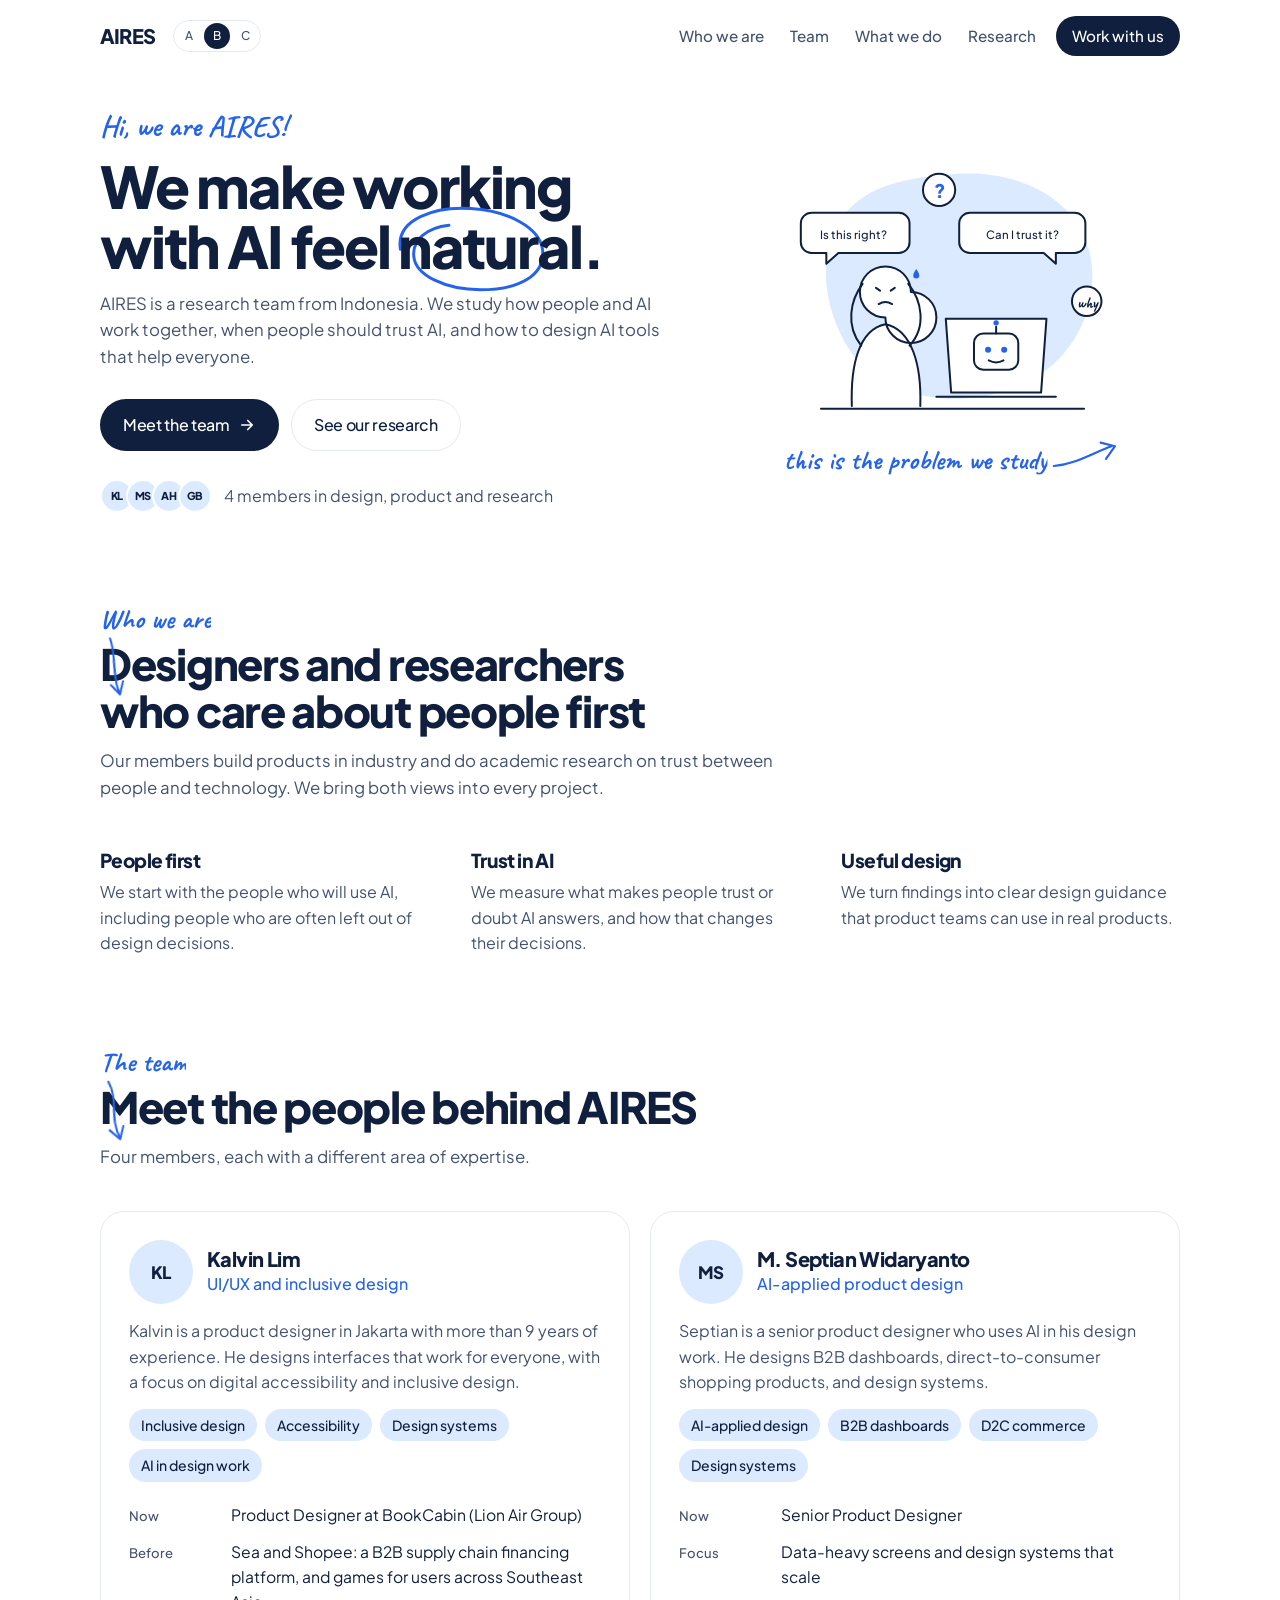
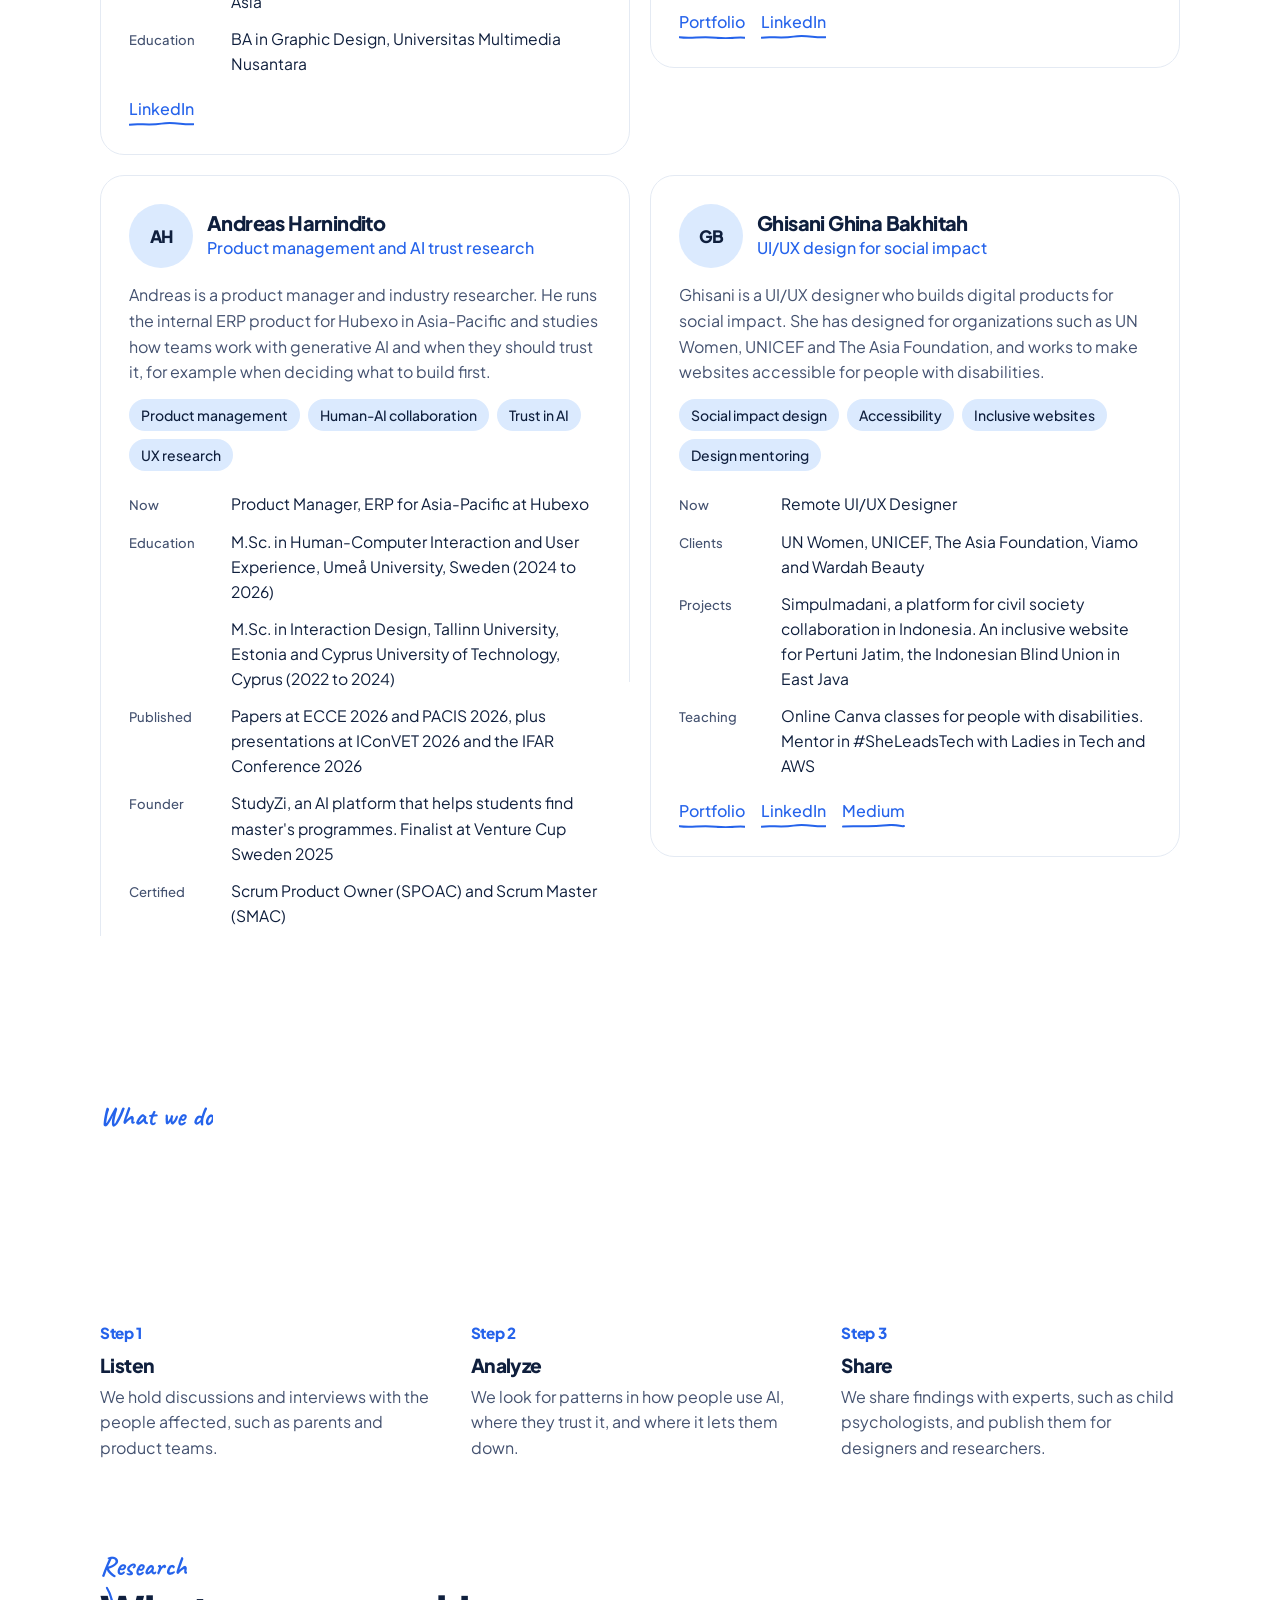
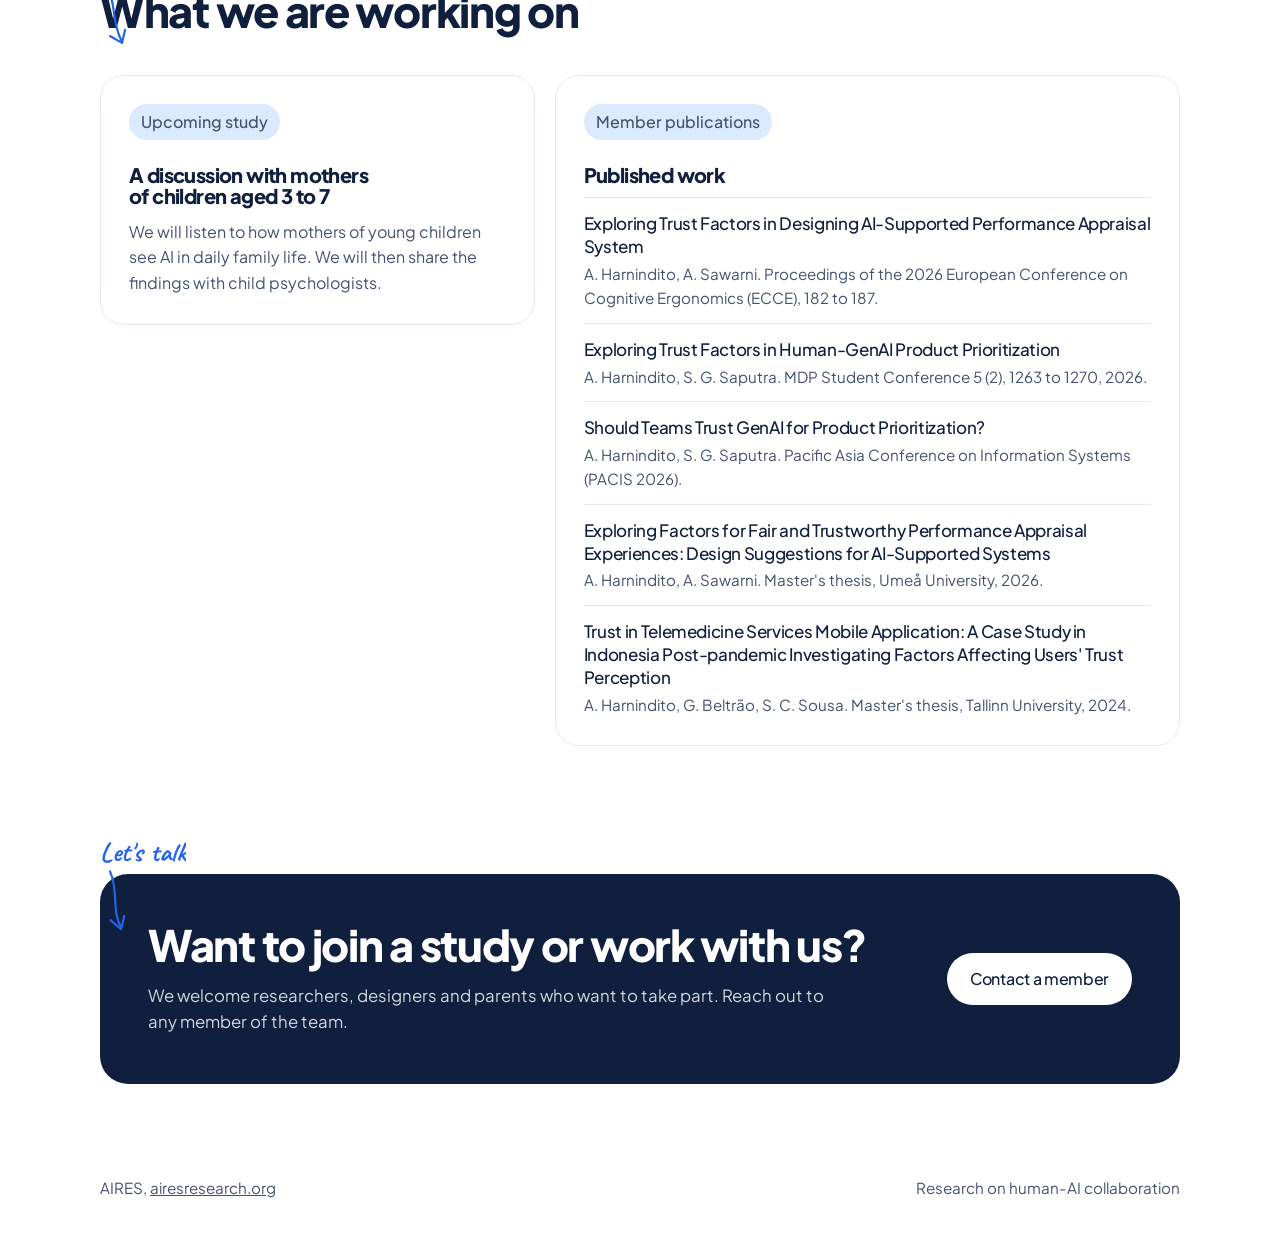
<file: b/index.html>
<!doctype html>
<html lang="en" data-variant="b">
<head>
  <meta charset="utf-8">
  <meta name="viewport" content="width=device-width, initial-scale=1">
  <meta name="robots" content="noindex">
  <title>AIRES — Research on human-AI collaboration</title>
  <meta name="description" content="AIRES is a research team from Indonesia. We study how people and AI work together, when people should trust AI, and how to design AI tools that help everyone.">
  <link rel="icon" href="/favicon.svg" type="image/svg+xml">
  <link rel="preconnect" href="https://fonts.googleapis.com">
  <link rel="preconnect" href="https://fonts.gstatic.com" crossorigin>
  <link rel="stylesheet" href="https://fonts.googleapis.com/css2?family=Caveat:wght@700&family=Plus+Jakarta+Sans:wght@400;500;800&display=swap">
  <link rel="stylesheet" href="/variants/field.css">
  <link rel="stylesheet" href="/variants/motion.css">
  <script>
    try {
      document.documentElement.classList.add(matchMedia("(prefers-reduced-motion: reduce)").matches ? "js-reduced" : "js-motion");
    } catch (e) {}
  </script>
</head>
<body>
  <a class="skip" href="#content">Skip to content</a>
  <header class="site-header">
    <div class="wrap header-inner">
      <a class="logo" href="#top">AIRES</a>
      <nav class="switcher" aria-label="Study versions">
        <a href="/a/">A</a>
        <a href="/b/">B</a>
        <a href="/c/">C</a>
      </nav>
      <input class="menu-toggle" id="nav-toggle" type="checkbox">
      <label class="menu" for="nav-toggle"><span class="sr-only">Open menu</span><span class="burger"></span></label>
      <nav class="nav" id="nav" aria-label="Main">
        <a href="#about">Who we are</a>
        <a href="#team">Team</a>
        <a href="#work">What we do</a>
        <a href="#research">Research</a>
        <a class="nav-cta" href="#contact">Work with us</a>
      </nav>
    </div>
  </header>

  <main id="top">
    <section class="hero" id="content" aria-labelledby="hero-title">
      <div class="wrap hero-grid">
        <div class="hero-copy">
          <p class="hand">Hi, we are AIRES!</p>
          <h1 id="hero-title">We make working with AI feel <span class="circled">natural<svg viewBox="0 0 220 80" preserveAspectRatio="none" aria-hidden="true"><path pathLength="100" d="M34 42C28 16 78 6 118 8c46 2 82 16 86 34 4 22-28 34-74 34-42 0-78-12-80-28-2-14 16-24 42-26"/></svg></span>.</h1>
          <p class="lead">AIRES is a research team from Indonesia. We study how people and AI work together, when people should trust AI, and how to design AI tools that help everyone.</p>
          <div class="hero-actions">
            <a class="btn btn-primary" href="#team">Meet the team <svg viewBox="0 0 24 24" aria-hidden="true"><path d="M5 12h14M13 6l6 6-6 6"/></svg></a>
            <a class="btn btn-ghost" href="#research">See our research</a>
          </div>
          <p class="roster">
            <span class="dots" aria-hidden="true"><span>KL</span><span>MS</span><span>AH</span><span>GB</span></span>
            <span>4 members in design, product and research</span>
          </p>
        </div>

        <figure class="art" id="art">
          <svg class="scene" viewBox="0 0 520 420" role="img" aria-label="Sketch of a person at a laptop with an AI assistant on screen. Bubbles read: Is this right? Can I trust it? A question mark, and why.">
            <g id="sketch">
              <path id="blob" class="blob" d="M268 34c86-6 176 34 196 116 18 78-22 162-100 198-84 38-190 24-246-36C70 252 52 156 98 96c36-46 92-56 170-62z"/>
              <g id="paper">
                <path d="M198 210A38 38 0 1 0 160 248A38 38 0 1 0 198 210"/>
                <path d="M110 380C108 320 120 266 160 258C200 266 214 320 212 380Z"/>
                <path d="M250 250H400L392 360H258Z"/>
                <path d="M306 272H344A14 14 0 0 1 358 286V312A14 14 0 0 1 344 326H306A14 14 0 0 1 292 312V286A14 14 0 0 1 306 272Z"/>
              </g>
              <g id="stroke-person">
                <path id="stroke-head" class="sk" pathLength="100" style="--s:0" d="M198 210A38 38 0 1 0 160 248A38 38 0 1 0 198 210"/>
                <path id="stroke-eyes" class="sk" pathLength="100" style="--s:1" d="M146 204l6 4M168 208l6-4"/>
                <path id="stroke-mouth" class="sk" pathLength="100" style="--s:2" d="M150 228Q160 222 170 228"/>
                <path id="stroke-body" class="sk" pathLength="100" style="--s:3" d="M110 380C108 320 120 266 160 258C200 266 214 320 212 380"/>
              </g>
              <g id="stroke-hands">
                <path id="stroke-arm-left" class="sk" pathLength="100" style="--s:4" d="M124 290C100 260 108 222 126 198"/>
                <path id="stroke-arm-right" class="sk" pathLength="100" style="--s:5" d="M196 290C222 262 214 222 194 198"/>
              </g>
              <g id="sweat-wrap">
                <path id="stroke-sweat" class="fill-blue" d="M206 176c-6 8-6 14 0 14s6-6 0-14z"/>
              </g>
              <g id="stroke-laptop">
                <path id="stroke-screen" class="sk" pathLength="100" style="--s:6" d="M250 250H400L392 360H258Z"/>
                <path id="stroke-base" class="sk" pathLength="100" style="--s:7" d="M236 366H414"/>
              </g>
              <g id="stroke-robot">
                <path id="stroke-robot-face" class="sk" pathLength="100" style="--s:8" d="M306 272H344A14 14 0 0 1 358 286V312A14 14 0 0 1 344 326H306A14 14 0 0 1 292 312V286A14 14 0 0 1 306 272Z"/>
                <path id="stroke-robot-mouth" class="sk" pathLength="100" style="--s:9" d="M314 312Q325 318 336 312"/>
                <path id="stroke-antenna" class="sk" pathLength="100" style="--s:10" d="M325 272V262"/>
                <g id="eyes-wrap">
                  <g id="robot-eyes">
                    <circle class="fill-blue" cx="313" cy="296" r="4.5"/>
                    <circle class="fill-blue" cx="337" cy="296" r="4.5"/>
                  </g>
                  <circle class="fill-blue" cx="325" cy="256" r="4"/>
                </g>
                <g id="robot-dots" aria-hidden="true">
                  <circle class="fill-blue" cx="313" cy="312" r="2.6"/>
                  <circle class="fill-blue" cx="325" cy="312" r="2.6"/>
                  <circle class="fill-blue" cx="337" cy="312" r="2.6"/>
                </g>
              </g>
              <path id="stroke-desk" class="sk" pathLength="100" style="--s:11" d="M64 384H456"/>
              <g id="bubble-question" class="bubble" style="--tail:50% 100%;--b:0">
                <g class="float-q">
                  <circle class="bubble-shape" cx="240" cy="58" r="24"/>
                  <text x="240" y="58" text-anchor="middle" dominant-baseline="central">?</text>
                </g>
              </g>
            </g>
            <g id="bubble-is-this-right" class="bubble" style="--tail:22% 100%;--b:1">
              <path class="bubble-shape" d="M50 92h130a16 16 0 0 1 16 16v28a16 16 0 0 1-16 16H90l-18 16v-16H50a16 16 0 0 1-16-16v-28a16 16 0 0 1 16-16z"/>
              <text x="112" y="124" text-anchor="middle" dominant-baseline="central">Is this right?</text>
            </g>
            <g id="bubble-can-i-trust" class="bubble" style="--tail:76% 100%;--b:2">
              <path class="bubble-shape" d="M286 92h156a16 16 0 0 1 16 16v28a16 16 0 0 1-16 16h-28v16l-18-16H286a16 16 0 0 1-16-16v-28a16 16 0 0 1 16-16z"/>
              <text x="364" y="124" text-anchor="middle" dominant-baseline="central">Can I trust it?</text>
            </g>
            <g id="bubble-why" class="bubble" style="--tail:50% 100%;--b:3">
              <g id="why-spin">
                <circle class="bubble-shape" cx="460" cy="224" r="22"/>
                <text x="460" y="226" text-anchor="middle" dominant-baseline="central">why</text>
              </g>
            </g>
          </svg>
          <figcaption class="study-note" id="study-note">
            <span class="note-words">this is the problem we study</span>
            <svg class="note-arrow" viewBox="0 0 84 40" aria-hidden="true">
              <g id="stroke-note">
                <path id="stroke-note-shaft" pathLength="100" style="--s:12" d="M4 30C28 28 46 16 68 8"/>
                <path id="stroke-note-head" pathLength="100" style="--s:13" d="M56 4l16 4-10 14"/>
              </g>
            </svg>
          </figcaption>
        </figure>
      </div>
    </section>

    <section class="section" id="about" aria-labelledby="about-title">
      <div class="io" data-in></div>
      <div class="wrap">
        <header class="sec-head">
          <p class="kicker">Who we are</p>
          <svg class="margin-arrow" viewBox="0 0 72 28" aria-hidden="true"><path pathLength="100" d="M2 12C22 8 44 18 64 12"/><path pathLength="100" d="M52 6l14 6-12 8"/></svg>
          <div class="reveal" style="--i:0">
            <h2 id="about-title">Designers and researchers who care about people first</h2>
            <p class="lead">Our members build products in industry and do academic research on trust between people and technology. We bring both views into every project.</p>
          </div>
        </header>
        <ul class="facts">
          <li><div class="reveal" style="--i:1"><h3>People first</h3><p>We start with the people who will use AI, including people who are often left out of design decisions.</p></div></li>
          <li><div class="reveal" style="--i:2"><h3>Trust in AI</h3><p>We measure what makes people trust or doubt AI answers, and how that changes their decisions.</p></div></li>
          <li><div class="reveal" style="--i:3"><h3>Useful design</h3><p>We turn findings into clear design guidance that product teams can use in real products.</p></div></li>
        </ul>
      </div>
    </section>

    <section class="section" id="team" aria-labelledby="team-title">
      <div class="io" data-in></div>
      <div class="wrap">
        <header class="sec-head">
          <p class="kicker">The team</p>
          <svg class="margin-arrow" viewBox="0 0 72 28" aria-hidden="true"><path pathLength="100" d="M2 14C24 6 42 20 66 12"/><path pathLength="100" d="M54 6l14 6-12 10"/></svg>
          <div class="reveal" style="--i:0">
            <h2 id="team-title">Meet the people behind AIRES</h2>
            <p class="lead">Four members, each with a different area of expertise.</p>
          </div>
        </header>
        <div class="team-grid">
          <div class="reveal" style="--i:0">
            <article class="member card">
              <svg class="sketch-border" viewBox="0 0 200 140" preserveAspectRatio="none" aria-hidden="true"><path pathLength="100" d="M8 5C70 1 140 7 194 4C198 46 197 96 193 134C130 138 60 136 6 132C2 90 3 40 8 5"/></svg>
              <div class="member-top">
                <span class="avatar" aria-hidden="true">KL</span>
                <div><h3>Kalvin Lim</h3><p class="role">UI/UX and inclusive design</p></div>
              </div>
              <p>Kalvin is a product designer in Jakarta with more than 9 years of experience. He designs interfaces that work for everyone, with a focus on digital accessibility and inclusive design.</p>
              <ul class="chips" aria-label="Expertise"><li>Inclusive design</li><li>Accessibility</li><li>Design systems</li><li>AI in design work</li></ul>
              <dl class="meta">
                <div><dt>Now</dt><dd>Product Designer at BookCabin (Lion Air Group)</dd></div>
                <div><dt>Before</dt><dd>Sea and Shopee: a B2B supply chain financing platform, and games for users across Southeast Asia</dd></div>
                <div><dt>Education</dt><dd>BA in Graphic Design, Universitas Multimedia Nusantara</dd></div>
              </dl>
              <p class="links"><a href="https://id.linkedin.com/in/hikalvin" target="_blank" rel="noopener">LinkedIn<svg class="scribble" viewBox="0 0 120 8" preserveAspectRatio="none" aria-hidden="true"><path pathLength="100" d="M1 5C18 2 36 7 60 3S100 6 119 4"/></svg></a></p>
            </article>
          </div>
          <div class="reveal" style="--i:1">
            <article class="member card">
              <svg class="sketch-border" viewBox="0 0 200 140" preserveAspectRatio="none" aria-hidden="true"><path pathLength="100" d="M6 6C66 2 138 8 194 5C199 48 196 100 192 133C128 137 58 135 7 131C2 88 3 42 6 6"/></svg>
              <div class="member-top">
                <span class="avatar" aria-hidden="true">MS</span>
                <div><h3>M. Septian Widaryanto</h3><p class="role">AI-applied product design</p></div>
              </div>
              <p>Septian is a senior product designer who uses AI in his design work. He designs B2B dashboards, direct-to-consumer shopping products, and design systems.</p>
              <ul class="chips" aria-label="Expertise"><li>AI-applied design</li><li>B2B dashboards</li><li>D2C commerce</li><li>Design systems</li></ul>
              <dl class="meta">
                <div><dt>Now</dt><dd>Senior Product Designer</dd></div>
                <div><dt>Focus</dt><dd>Data-heavy screens and design systems that scale</dd></div>
              </dl>
              <p class="links">
                <a href="https://widaryanto.com/" target="_blank" rel="noopener">Portfolio<svg class="scribble" viewBox="0 0 120 8" preserveAspectRatio="none" aria-hidden="true"><path pathLength="100" d="M1 4C22 7 40 2 68 5S104 3 119 5"/></svg></a>
                <a href="https://www.linkedin.com/in/mseptianwidaryanto/" target="_blank" rel="noopener">LinkedIn<svg class="scribble" viewBox="0 0 120 8" preserveAspectRatio="none" aria-hidden="true"><path pathLength="100" d="M1 5C18 2 36 7 60 3S100 6 119 4"/></svg></a>
              </p>
            </article>
          </div>
          <div class="reveal" style="--i:2">
            <article class="member card">
              <svg class="sketch-border" viewBox="0 0 200 140" preserveAspectRatio="none" aria-hidden="true"><path pathLength="100" d="M9 4C74 8 142 2 193 6C198 50 196 98 191 135C126 131 54 138 8 133C3 92 2 44 9 4"/></svg>
              <div class="member-top">
                <span class="avatar" aria-hidden="true">AH</span>
                <div><h3>Andreas Harnindito</h3><p class="role">Product management and AI trust research</p></div>
              </div>
              <p>Andreas is a product manager and industry researcher. He runs the internal ERP product for Hubexo in Asia-Pacific and studies how teams work with generative AI and when they should trust it, for example when deciding what to build first.</p>
              <ul class="chips" aria-label="Expertise"><li>Product management</li><li>Human-AI collaboration</li><li>Trust in AI</li><li>UX research</li></ul>
              <dl class="meta">
                <div><dt>Now</dt><dd>Product Manager, ERP for Asia-Pacific at Hubexo</dd></div>
                <div><dt>Education</dt><dd>M.Sc. in Human-Computer Interaction and User Experience, Umeå University, Sweden (2024 to 2026)</dd></div>
                <div><dt></dt><dd>M.Sc. in Interaction Design, Tallinn University, Estonia and Cyprus University of Technology, Cyprus (2022 to 2024)</dd></div>
                <div><dt>Published</dt><dd>Papers at ECCE 2026 and PACIS 2026, plus presentations at IConVET 2026 and the IFAR Conference 2026</dd></div>
                <div><dt>Founder</dt><dd>StudyZi, an AI platform that helps students find master's programmes. Finalist at Venture Cup Sweden 2025</dd></div>
                <div><dt>Certified</dt><dd>Scrum Product Owner (SPOAC) and Scrum Master (SMAC)</dd></div>
              </dl>
              <p class="links">
                <a href="https://www.linkedin.com/in/andreas-harnindito/" target="_blank" rel="noopener">LinkedIn<svg class="scribble" viewBox="0 0 120 8" preserveAspectRatio="none" aria-hidden="true"><path pathLength="100" d="M1 5C18 2 36 7 60 3S100 6 119 4"/></svg></a>
                <a href="https://scholar.google.com/citations?view_op=list_works&amp;hl=en&amp;user=XYF-ujwAAAAJ" target="_blank" rel="noopener">Google Scholar<svg class="scribble" viewBox="0 0 120 8" preserveAspectRatio="none" aria-hidden="true"><path pathLength="100" d="M2 4C24 7 46 2 74 5S108 3 118 5"/></svg></a>
                <a href="https://www.researchgate.net/profile/Andreas-Harnindito" target="_blank" rel="noopener">ResearchGate<svg class="scribble" viewBox="0 0 120 8" preserveAspectRatio="none" aria-hidden="true"><path pathLength="100" d="M1 6C20 2 44 7 70 3S102 6 119 4"/></svg></a>
                <a href="https://www.andreasharnindito.com/" target="_blank" rel="noopener">Website<svg class="scribble" viewBox="0 0 120 8" preserveAspectRatio="none" aria-hidden="true"><path pathLength="100" d="M1 4C22 7 40 2 68 5S104 3 119 5"/></svg></a>
              </p>
            </article>
          </div>
          <div class="reveal" style="--i:3">
            <article class="member card">
              <svg class="sketch-border" viewBox="0 0 200 140" preserveAspectRatio="none" aria-hidden="true"><path pathLength="100" d="M7 6C68 2 136 8 194 4C199 44 197 102 192 134C130 138 62 135 8 132C3 90 2 40 7 6"/></svg>
              <div class="member-top">
                <span class="avatar" aria-hidden="true">GB</span>
                <div><h3>Ghisani Ghina Bakhitah</h3><p class="role">UI/UX design for social impact</p></div>
              </div>
              <p>Ghisani is a UI/UX designer who builds digital products for social impact. She has designed for organizations such as UN Women, UNICEF and The Asia Foundation, and works to make websites accessible for people with disabilities.</p>
              <ul class="chips" aria-label="Expertise"><li>Social impact design</li><li>Accessibility</li><li>Inclusive websites</li><li>Design mentoring</li></ul>
              <dl class="meta">
                <div><dt>Now</dt><dd>Remote UI/UX Designer</dd></div>
                <div><dt>Clients</dt><dd>UN Women, UNICEF, The Asia Foundation, Viamo and Wardah Beauty</dd></div>
                <div><dt>Projects</dt><dd>Simpulmadani, a platform for civil society collaboration in Indonesia. An inclusive website for Pertuni Jatim, the Indonesian Blind Union in East Java</dd></div>
                <div><dt>Teaching</dt><dd>Online Canva classes for people with disabilities. Mentor in #SheLeadsTech with Ladies in Tech and AWS</dd></div>
              </dl>
              <p class="links">
                <a href="https://gghina-portfolio.webflow.io/" target="_blank" rel="noopener">Portfolio<svg class="scribble" viewBox="0 0 120 8" preserveAspectRatio="none" aria-hidden="true"><path pathLength="100" d="M1 4C22 7 40 2 68 5S104 3 119 5"/></svg></a>
                <a href="https://id.linkedin.com/in/ghisani-ghina-bakhitah-a7538011b" target="_blank" rel="noopener">LinkedIn<svg class="scribble" viewBox="0 0 120 8" preserveAspectRatio="none" aria-hidden="true"><path pathLength="100" d="M1 5C18 2 36 7 60 3S100 6 119 4"/></svg></a>
                <a href="https://medium.com/@GhisaniGhina" target="_blank" rel="noopener">Medium<svg class="scribble" viewBox="0 0 120 8" preserveAspectRatio="none" aria-hidden="true"><path pathLength="100" d="M2 5C26 2 48 7 78 3S110 6 118 4"/></svg></a>
              </p>
            </article>
          </div>
        </div>
      </div>
    </section>

    <section class="section" id="work" aria-labelledby="work-title">
      <div class="io" data-in></div>
      <div class="wrap">
        <header class="sec-head">
          <p class="kicker">What we do</p>
          <svg class="margin-arrow" viewBox="0 0 72 28" aria-hidden="true"><path pathLength="100" d="M2 10C20 16 46 6 66 14"/><path pathLength="100" d="M54 8l14 6-14 8"/></svg>
          <div class="reveal" style="--i:0">
            <h2 id="work-title">We listen first, then share what we learn</h2>
            <p class="lead">Every study follows the same three steps.</p>
          </div>
        </header>
        <ol class="steps">
          <li><div class="reveal" style="--i:1"><span class="step-num">Step 1</span><h3>Listen</h3><p>We hold discussions and interviews with the people affected, such as parents and product teams.</p></div></li>
          <li><div class="reveal" style="--i:2"><span class="step-num">Step 2</span><h3>Analyze</h3><p>We look for patterns in how people use AI, where they trust it, and where it lets them down.</p></div></li>
          <li><div class="reveal" style="--i:3"><span class="step-num">Step 3</span><h3>Share</h3><p>We share findings with experts, such as child psychologists, and publish them for designers and researchers.</p></div></li>
        </ol>
      </div>
    </section>

    <section class="section" id="research" aria-labelledby="research-title">
      <div class="io" data-in></div>
      <div class="wrap">
        <header class="sec-head">
          <p class="kicker">Research</p>
          <svg class="margin-arrow" viewBox="0 0 72 28" aria-hidden="true"><path pathLength="100" d="M4 16C24 8 40 18 66 10"/><path pathLength="100" d="M54 4l14 6-10 12"/></svg>
          <div class="reveal" style="--i:0">
            <h2 id="research-title">What we are working on</h2>
          </div>
        </header>
        <div class="research-grid">
          <div class="reveal" style="--i:1">
            <article class="panel card">
              <svg class="sketch-border" viewBox="0 0 200 140" preserveAspectRatio="none" aria-hidden="true"><path pathLength="100" d="M8 5C70 1 140 7 194 4C198 46 197 96 193 134C130 138 60 136 6 132C2 90 3 40 8 5"/></svg>
              <p class="tag">Upcoming study</p>
              <h3>A discussion with mothers of children aged 3 to 7</h3>
              <p>We will listen to how mothers of young children see AI in daily family life. We will then share the findings with child psychologists.</p>
            </article>
          </div>
          <div class="reveal" style="--i:2">
            <article class="panel card">
              <svg class="sketch-border" viewBox="0 0 200 140" preserveAspectRatio="none" aria-hidden="true"><path pathLength="100" d="M6 6C66 2 138 8 194 5C199 48 196 100 192 133C128 137 58 135 7 131C2 88 3 42 6 6"/></svg>
              <p class="tag">Member publications</p>
              <h3>Published work</h3>
              <div class="pub"><b>Exploring Trust Factors in Designing AI-Supported Performance Appraisal System</b><span>A. Harnindito, A. Sawarni. Proceedings of the 2026 European Conference on Cognitive Ergonomics (ECCE), 182 to 187.</span></div>
              <div class="pub"><b>Exploring Trust Factors in Human-GenAI Product Prioritization</b><span>A. Harnindito, S. G. Saputra. MDP Student Conference 5 (2), 1263 to 1270, 2026.</span></div>
              <div class="pub"><b>Should Teams Trust GenAI for Product Prioritization?</b><span>A. Harnindito, S. G. Saputra. Pacific Asia Conference on Information Systems (PACIS 2026).</span></div>
              <div class="pub"><b>Exploring Factors for Fair and Trustworthy Performance Appraisal Experiences: Design Suggestions for AI-Supported Systems</b><span>A. Harnindito, A. Sawarni. Master's thesis, Umeå University, 2026.</span></div>
              <div class="pub"><b>Trust in Telemedicine Services Mobile Application: A Case Study in Indonesia Post-pandemic Investigating Factors Affecting Users' Trust Perception</b><span>A. Harnindito, G. Beltrão, S. C. Sousa. Master's thesis, Tallinn University, 2024.</span></div>
            </article>
          </div>
        </div>
      </div>
    </section>

    <section class="section" id="contact" aria-labelledby="contact-title">
      <div class="io" data-in></div>
      <div class="wrap">
        <div class="cta">
          <p class="kicker">Let's talk</p>
          <svg class="margin-arrow" viewBox="0 0 72 28" aria-hidden="true"><path pathLength="100" d="M2 12C26 6 44 18 66 11"/><path pathLength="100" d="M54 5l14 6-12 10"/></svg>
          <div class="reveal" style="--i:0">
            <h2 id="contact-title">Want to join a study or work with us?</h2>
            <p class="lead">We welcome researchers, designers and parents who want to take part. Reach out to any member of the team.</p>
          </div>
          <a class="btn btn-light" href="#team">Contact a member</a>
        </div>
      </div>
    </section>
  </main>

  <footer>
    <div class="wrap footer-inner">
      <p>AIRES, <a href="https://airesresearch.org/">airesresearch.org</a></p>
      <p>Research on human-AI collaboration</p>
    </div>
  </footer>

  <script src="/variants/motion.js"></script>
</body>
</html>
</file>
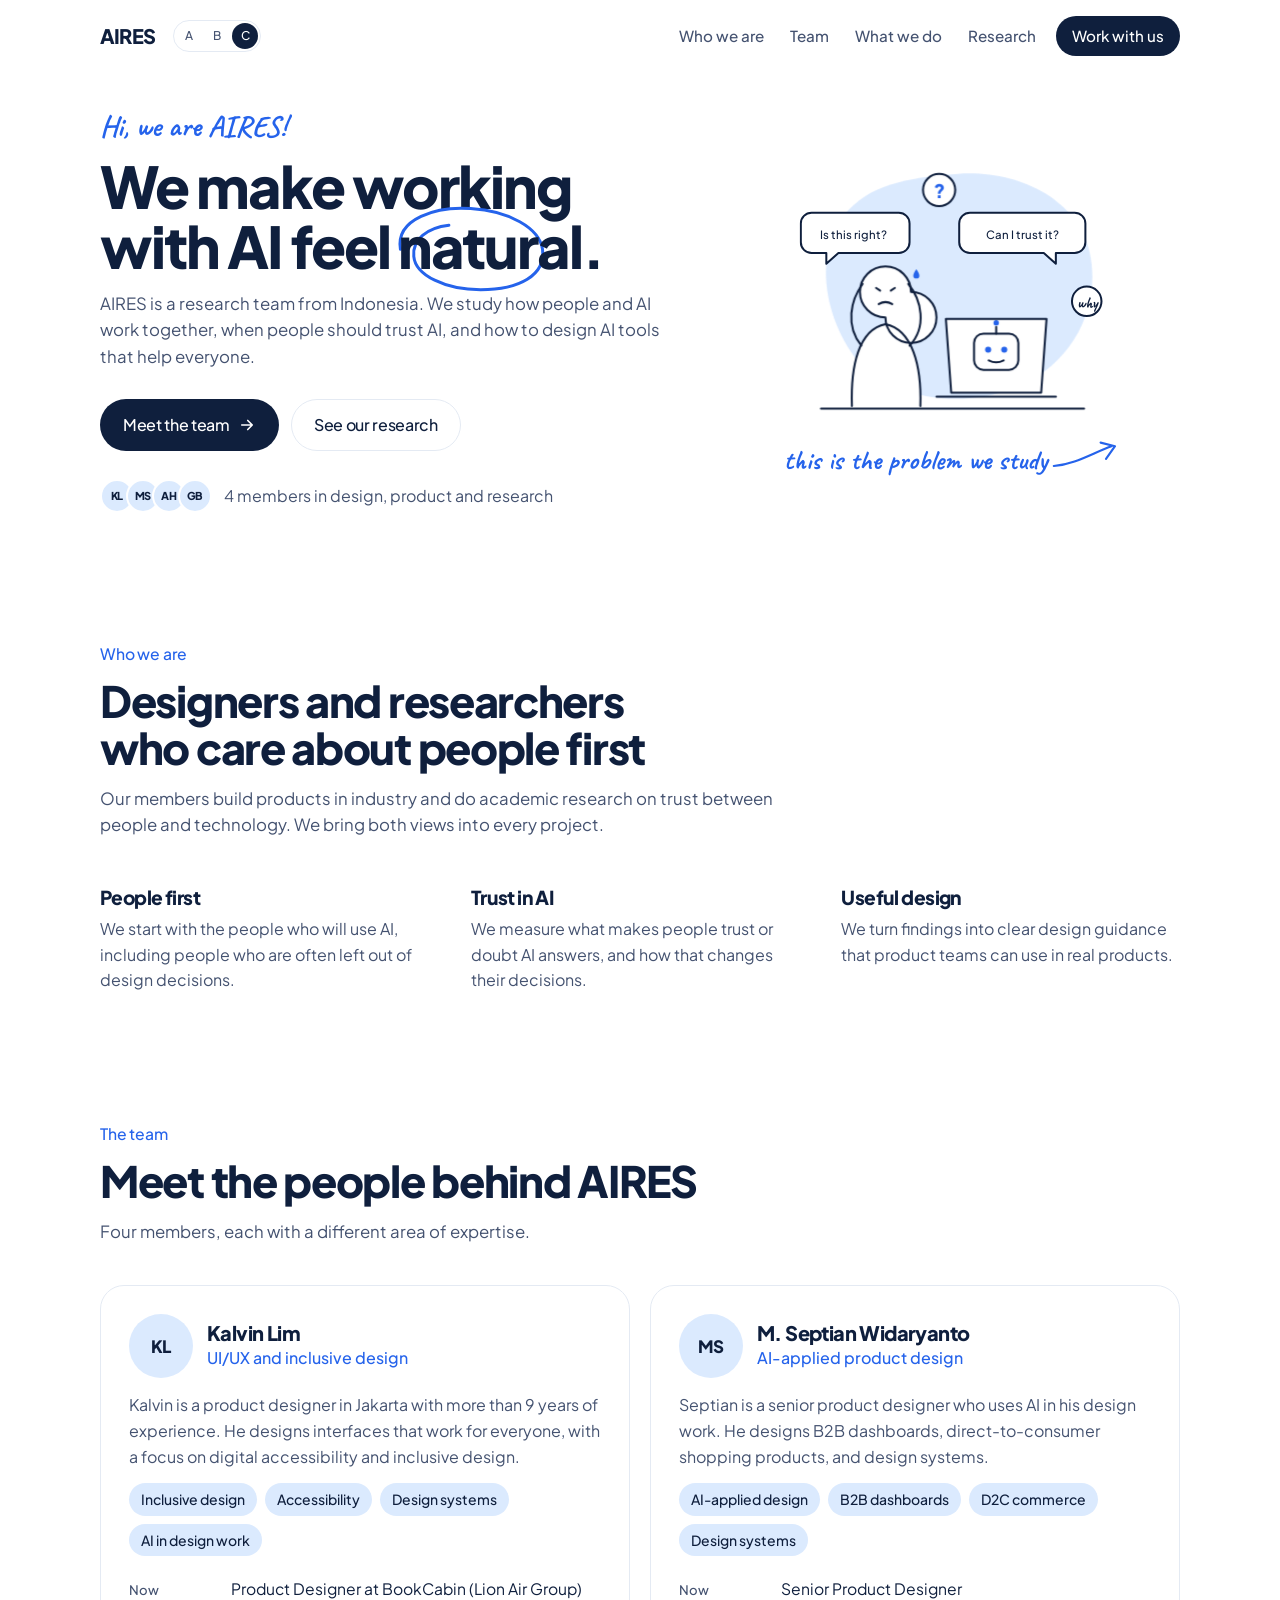
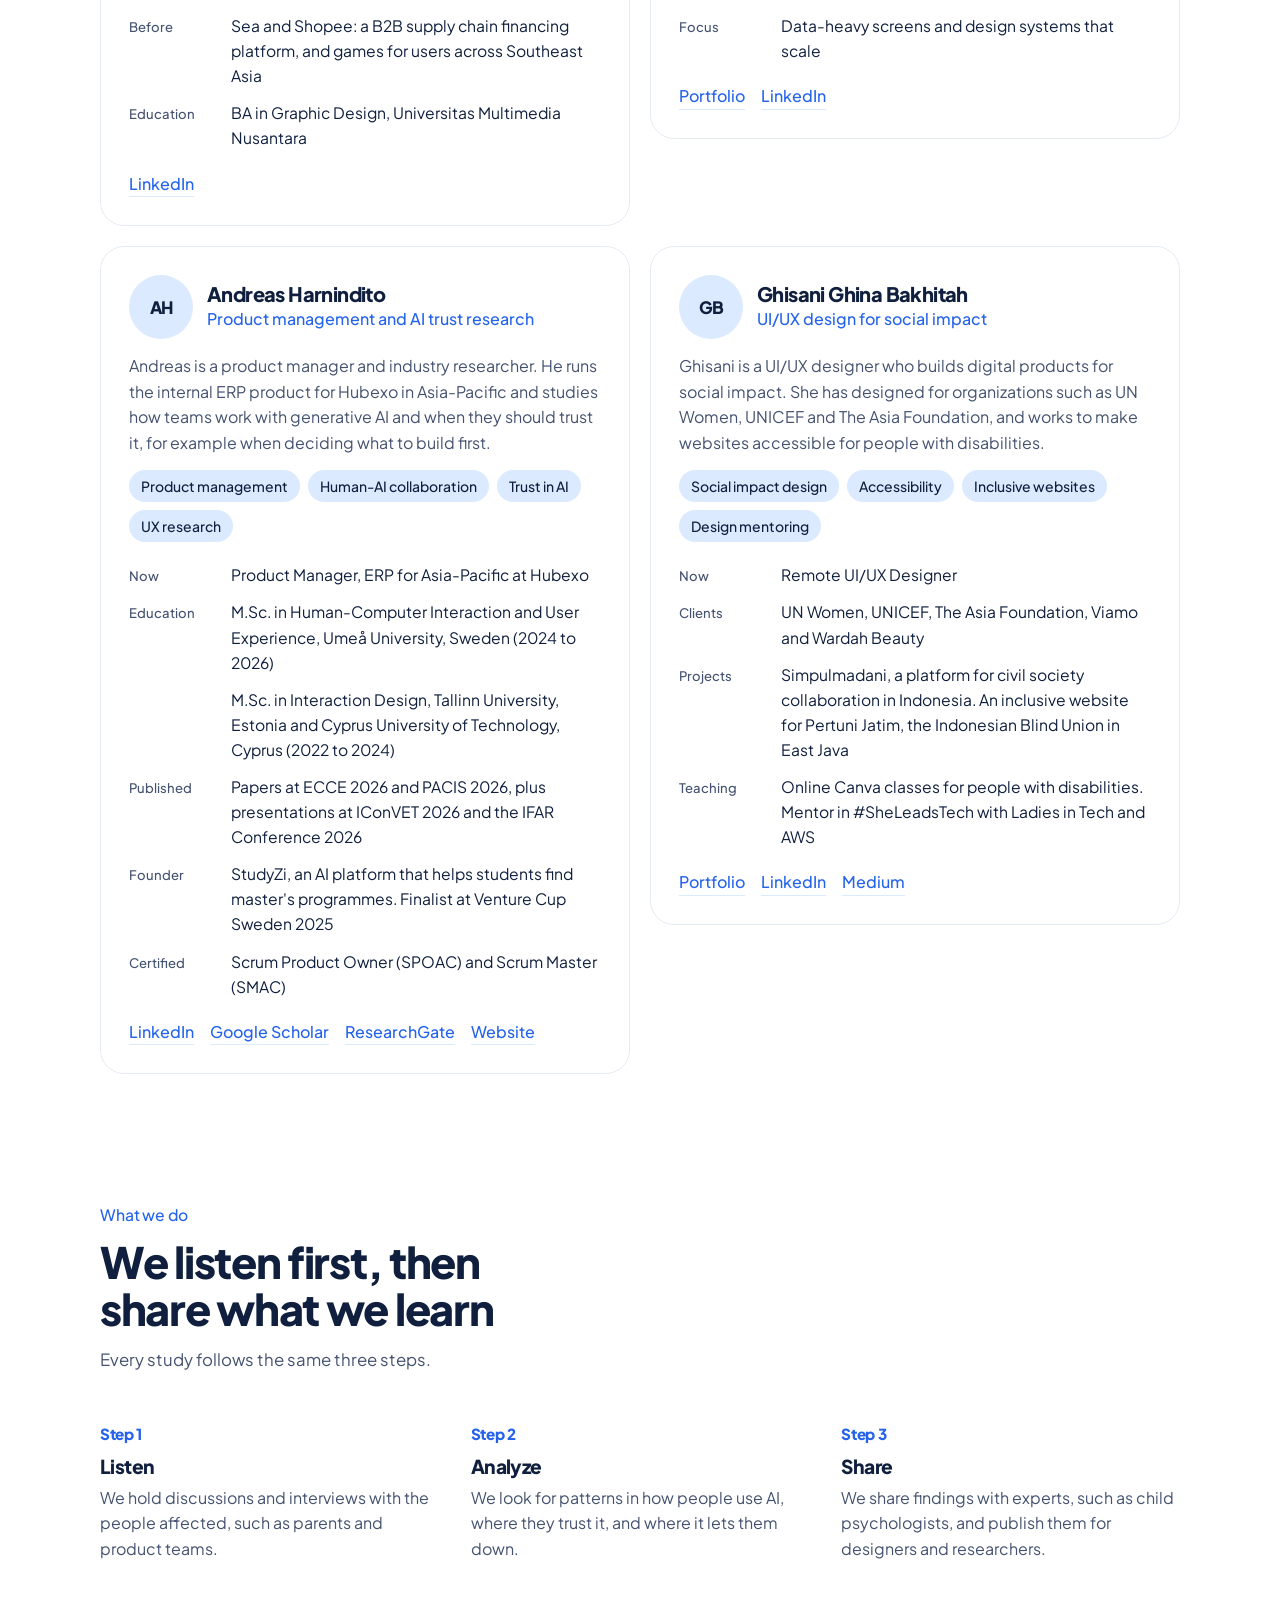
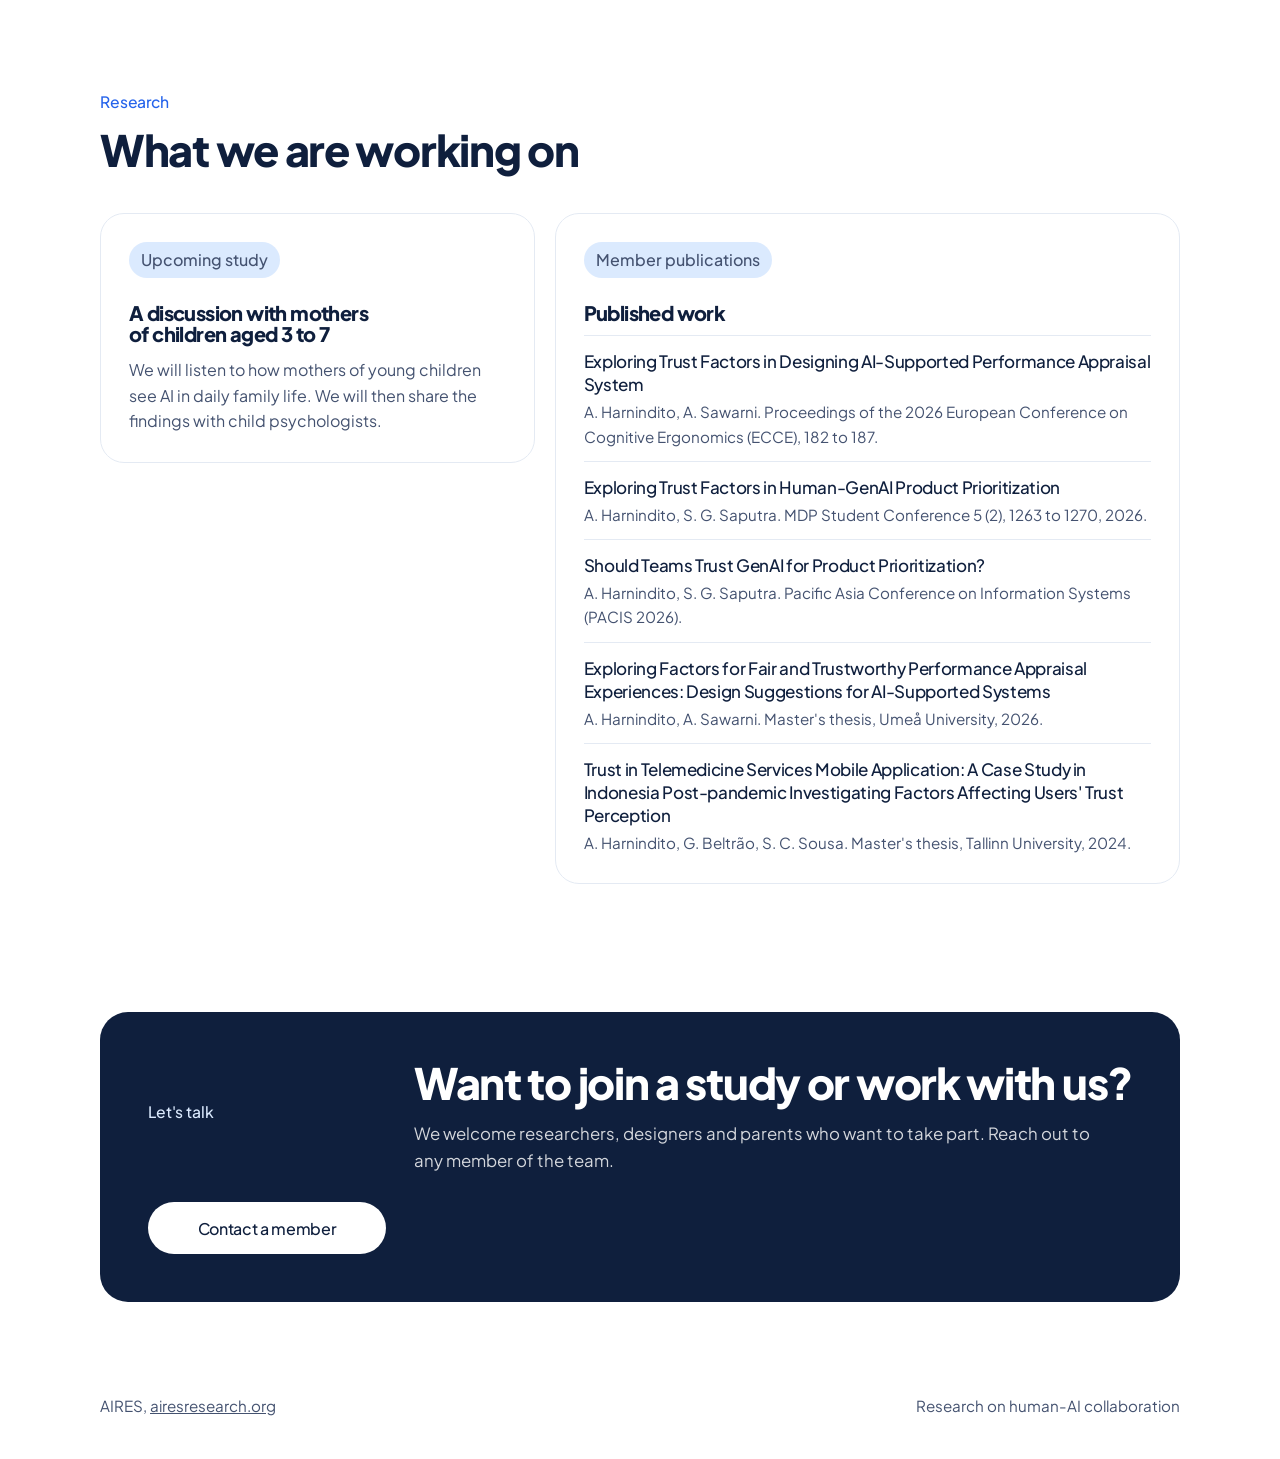
<file: c/index.html>
<!doctype html>
<html lang="en" data-variant="c">
<head>
  <meta charset="utf-8">
  <meta name="viewport" content="width=device-width, initial-scale=1">
  <meta name="robots" content="noindex">
  <title>AIRES — Research on human-AI collaboration</title>
  <meta name="description" content="AIRES is a research team from Indonesia. We study how people and AI work together, when people should trust AI, and how to design AI tools that help everyone.">
  <link rel="icon" href="/favicon.svg" type="image/svg+xml">
  <link rel="preconnect" href="https://fonts.googleapis.com">
  <link rel="preconnect" href="https://fonts.gstatic.com" crossorigin>
  <link rel="stylesheet" href="https://fonts.googleapis.com/css2?family=Caveat:wght@700&family=Plus+Jakarta+Sans:wght@400;500;800&display=swap">
  <link rel="stylesheet" href="/variants/field.css">
  <link rel="stylesheet" href="/variants/motion.css">
  <script>
    try {
      document.documentElement.classList.add(matchMedia("(prefers-reduced-motion: reduce)").matches ? "js-reduced" : "js-motion");
    } catch (e) {}
  </script>
</head>
<body>
  <a class="skip" href="#content">Skip to content</a>
  <header class="site-header">
    <div class="wrap header-inner">
      <a class="logo" href="#top">AIRES</a>
      <nav class="switcher" aria-label="Study versions">
        <a href="/a/">A</a>
        <a href="/b/">B</a>
        <a href="/c/">C</a>
      </nav>
      <input class="menu-toggle" id="nav-toggle" type="checkbox">
      <label class="menu" for="nav-toggle"><span class="sr-only">Open menu</span><span class="burger"></span></label>
      <nav class="nav" id="nav" aria-label="Main">
        <a href="#about">Who we are</a>
        <a href="#team">Team</a>
        <a href="#work">What we do</a>
        <a href="#research">Research</a>
        <a class="nav-cta" href="#contact">Work with us</a>
      </nav>
    </div>
  </header>

  <main id="top">
    <section class="hero" id="content" aria-labelledby="hero-title">
      <div class="wrap hero-grid">
        <div class="hero-copy">
          <p class="hand">Hi, we are AIRES!</p>
          <h1 id="hero-title">We make working with AI feel <span class="circled">natural<svg viewBox="0 0 220 80" preserveAspectRatio="none" aria-hidden="true"><path pathLength="100" d="M34 42C28 16 78 6 118 8c46 2 82 16 86 34 4 22-28 34-74 34-42 0-78-12-80-28-2-14 16-24 42-26"/></svg></span>.</h1>
          <p class="lead">AIRES is a research team from Indonesia. We study how people and AI work together, when people should trust AI, and how to design AI tools that help everyone.</p>
          <div class="hero-actions">
            <a class="btn btn-primary" href="#team">Meet the team <svg viewBox="0 0 24 24" aria-hidden="true"><path d="M5 12h14M13 6l6 6-6 6"/></svg></a>
            <a class="btn btn-ghost" href="#research">See our research</a>
          </div>
          <p class="roster">
            <span class="dots" aria-hidden="true"><span>KL</span><span>MS</span><span>AH</span><span>GB</span></span>
            <span>4 members in design, product and research</span>
          </p>
        </div>

        <figure class="art" id="art">
          <svg class="scene" viewBox="0 0 520 420" role="img" aria-label="Sketch of a person at a laptop with an AI assistant on screen. Bubbles read: Is this right? Can I trust it? A question mark, and why.">
            <g id="sketch">
              <path id="blob" class="blob" d="M268 34c86-6 176 34 196 116 18 78-22 162-100 198-84 38-190 24-246-36C70 252 52 156 98 96c36-46 92-56 170-62z"/>
              <g id="paper">
                <path d="M198 210A38 38 0 1 0 160 248A38 38 0 1 0 198 210"/>
                <path d="M110 380C108 320 120 266 160 258C200 266 214 320 212 380Z"/>
                <path d="M250 250H400L392 360H258Z"/>
                <path d="M306 272H344A14 14 0 0 1 358 286V312A14 14 0 0 1 344 326H306A14 14 0 0 1 292 312V286A14 14 0 0 1 306 272Z"/>
              </g>
              <g id="stroke-person">
                <path id="stroke-head" class="sk" pathLength="100" style="--s:0" d="M198 210A38 38 0 1 0 160 248A38 38 0 1 0 198 210"/>
                <path id="stroke-eyes" class="sk" pathLength="100" style="--s:1" d="M146 204l6 4M168 208l6-4"/>
                <path id="stroke-mouth" class="sk" pathLength="100" style="--s:2" d="M150 228Q160 222 170 228"/>
                <path id="stroke-body" class="sk" pathLength="100" style="--s:3" d="M110 380C108 320 120 266 160 258C200 266 214 320 212 380"/>
              </g>
              <g id="stroke-hands">
                <path id="stroke-arm-left" class="sk" pathLength="100" style="--s:4" d="M124 290C100 260 108 222 126 198"/>
                <path id="stroke-arm-right" class="sk" pathLength="100" style="--s:5" d="M196 290C222 262 214 222 194 198"/>
              </g>
              <g id="sweat-wrap">
                <path id="stroke-sweat" class="fill-blue" d="M206 176c-6 8-6 14 0 14s6-6 0-14z"/>
              </g>
              <g id="stroke-laptop">
                <path id="stroke-screen" class="sk" pathLength="100" style="--s:6" d="M250 250H400L392 360H258Z"/>
                <path id="stroke-base" class="sk" pathLength="100" style="--s:7" d="M236 366H414"/>
              </g>
              <g id="stroke-robot">
                <path id="stroke-robot-face" class="sk" pathLength="100" style="--s:8" d="M306 272H344A14 14 0 0 1 358 286V312A14 14 0 0 1 344 326H306A14 14 0 0 1 292 312V286A14 14 0 0 1 306 272Z"/>
                <path id="stroke-robot-mouth" class="sk" pathLength="100" style="--s:9" d="M314 312Q325 318 336 312"/>
                <path id="stroke-antenna" class="sk" pathLength="100" style="--s:10" d="M325 272V262"/>
                <g id="eyes-wrap">
                  <g id="robot-eyes">
                    <circle class="fill-blue" cx="313" cy="296" r="4.5"/>
                    <circle class="fill-blue" cx="337" cy="296" r="4.5"/>
                  </g>
                  <circle class="fill-blue" cx="325" cy="256" r="4"/>
                </g>
                <g id="robot-dots" aria-hidden="true">
                  <circle class="fill-blue" cx="313" cy="312" r="2.6"/>
                  <circle class="fill-blue" cx="325" cy="312" r="2.6"/>
                  <circle class="fill-blue" cx="337" cy="312" r="2.6"/>
                </g>
              </g>
              <path id="stroke-desk" class="sk" pathLength="100" style="--s:11" d="M64 384H456"/>
              <g id="bubble-question" class="bubble" style="--tail:50% 100%;--b:0">
                <g class="float-q">
                  <circle class="bubble-shape" cx="240" cy="58" r="24"/>
                  <text x="240" y="58" text-anchor="middle" dominant-baseline="central">?</text>
                </g>
              </g>
            </g>
            <g id="bubble-is-this-right" class="bubble" style="--tail:22% 100%;--b:1">
              <path class="bubble-shape" d="M50 92h130a16 16 0 0 1 16 16v28a16 16 0 0 1-16 16H90l-18 16v-16H50a16 16 0 0 1-16-16v-28a16 16 0 0 1 16-16z"/>
              <text x="112" y="124" text-anchor="middle" dominant-baseline="central">Is this right?</text>
            </g>
            <g id="bubble-can-i-trust" class="bubble" style="--tail:76% 100%;--b:2">
              <path class="bubble-shape" d="M286 92h156a16 16 0 0 1 16 16v28a16 16 0 0 1-16 16h-28v16l-18-16H286a16 16 0 0 1-16-16v-28a16 16 0 0 1 16-16z"/>
              <text x="364" y="124" text-anchor="middle" dominant-baseline="central">Can I trust it?</text>
            </g>
            <g id="bubble-why" class="bubble" style="--tail:50% 100%;--b:3">
              <g id="why-spin">
                <circle class="bubble-shape" cx="460" cy="224" r="22"/>
                <text x="460" y="226" text-anchor="middle" dominant-baseline="central">why</text>
              </g>
            </g>
          </svg>
          <figcaption class="study-note" id="study-note">
            <span class="note-words">this is the problem we study</span>
            <svg class="note-arrow" viewBox="0 0 84 40" aria-hidden="true">
              <g id="stroke-note">
                <path id="stroke-note-shaft" pathLength="100" style="--s:12" d="M4 30C28 28 46 16 68 8"/>
                <path id="stroke-note-head" pathLength="100" style="--s:13" d="M56 4l16 4-10 14"/>
              </g>
            </svg>
          </figcaption>
        </figure>
      </div>
    </section>

    <section class="section" id="about" aria-labelledby="about-title">
      <div class="io" data-in></div>
      <div class="wrap">
        <header class="sec-head">
          <p class="kicker">Who we are</p>
          <svg class="margin-arrow" viewBox="0 0 72 28" aria-hidden="true"><path pathLength="100" d="M2 12C22 8 44 18 64 12"/><path pathLength="100" d="M52 6l14 6-12 8"/></svg>
          <div class="reveal" style="--i:0">
            <h2 id="about-title">Designers and researchers who care about people first</h2>
            <p class="lead">Our members build products in industry and do academic research on trust between people and technology. We bring both views into every project.</p>
          </div>
        </header>
        <ul class="facts">
          <li><div class="reveal" style="--i:1"><h3>People first</h3><p>We start with the people who will use AI, including people who are often left out of design decisions.</p></div></li>
          <li><div class="reveal" style="--i:2"><h3>Trust in AI</h3><p>We measure what makes people trust or doubt AI answers, and how that changes their decisions.</p></div></li>
          <li><div class="reveal" style="--i:3"><h3>Useful design</h3><p>We turn findings into clear design guidance that product teams can use in real products.</p></div></li>
        </ul>
      </div>
    </section>

    <section class="section" id="team" aria-labelledby="team-title">
      <div class="io" data-in></div>
      <div class="wrap">
        <header class="sec-head">
          <p class="kicker">The team</p>
          <svg class="margin-arrow" viewBox="0 0 72 28" aria-hidden="true"><path pathLength="100" d="M2 14C24 6 42 20 66 12"/><path pathLength="100" d="M54 6l14 6-12 10"/></svg>
          <div class="reveal" style="--i:0">
            <h2 id="team-title">Meet the people behind AIRES</h2>
            <p class="lead">Four members, each with a different area of expertise.</p>
          </div>
        </header>
        <div class="team-grid">
          <div class="reveal" style="--i:0">
            <article class="member card">
              <svg class="sketch-border" viewBox="0 0 200 140" preserveAspectRatio="none" aria-hidden="true"><path pathLength="100" d="M8 5C70 1 140 7 194 4C198 46 197 96 193 134C130 138 60 136 6 132C2 90 3 40 8 5"/></svg>
              <div class="member-top">
                <span class="avatar" aria-hidden="true">KL</span>
                <div><h3>Kalvin Lim</h3><p class="role">UI/UX and inclusive design</p></div>
              </div>
              <p>Kalvin is a product designer in Jakarta with more than 9 years of experience. He designs interfaces that work for everyone, with a focus on digital accessibility and inclusive design.</p>
              <ul class="chips" aria-label="Expertise"><li>Inclusive design</li><li>Accessibility</li><li>Design systems</li><li>AI in design work</li></ul>
              <dl class="meta">
                <div><dt>Now</dt><dd>Product Designer at BookCabin (Lion Air Group)</dd></div>
                <div><dt>Before</dt><dd>Sea and Shopee: a B2B supply chain financing platform, and games for users across Southeast Asia</dd></div>
                <div><dt>Education</dt><dd>BA in Graphic Design, Universitas Multimedia Nusantara</dd></div>
              </dl>
              <p class="links"><a href="https://id.linkedin.com/in/hikalvin" target="_blank" rel="noopener">LinkedIn<svg class="scribble" viewBox="0 0 120 8" preserveAspectRatio="none" aria-hidden="true"><path pathLength="100" d="M1 5C18 2 36 7 60 3S100 6 119 4"/></svg></a></p>
            </article>
          </div>
          <div class="reveal" style="--i:1">
            <article class="member card">
              <svg class="sketch-border" viewBox="0 0 200 140" preserveAspectRatio="none" aria-hidden="true"><path pathLength="100" d="M6 6C66 2 138 8 194 5C199 48 196 100 192 133C128 137 58 135 7 131C2 88 3 42 6 6"/></svg>
              <div class="member-top">
                <span class="avatar" aria-hidden="true">MS</span>
                <div><h3>M. Septian Widaryanto</h3><p class="role">AI-applied product design</p></div>
              </div>
              <p>Septian is a senior product designer who uses AI in his design work. He designs B2B dashboards, direct-to-consumer shopping products, and design systems.</p>
              <ul class="chips" aria-label="Expertise"><li>AI-applied design</li><li>B2B dashboards</li><li>D2C commerce</li><li>Design systems</li></ul>
              <dl class="meta">
                <div><dt>Now</dt><dd>Senior Product Designer</dd></div>
                <div><dt>Focus</dt><dd>Data-heavy screens and design systems that scale</dd></div>
              </dl>
              <p class="links">
                <a href="https://widaryanto.com/" target="_blank" rel="noopener">Portfolio<svg class="scribble" viewBox="0 0 120 8" preserveAspectRatio="none" aria-hidden="true"><path pathLength="100" d="M1 4C22 7 40 2 68 5S104 3 119 5"/></svg></a>
                <a href="https://www.linkedin.com/in/mseptianwidaryanto/" target="_blank" rel="noopener">LinkedIn<svg class="scribble" viewBox="0 0 120 8" preserveAspectRatio="none" aria-hidden="true"><path pathLength="100" d="M1 5C18 2 36 7 60 3S100 6 119 4"/></svg></a>
              </p>
            </article>
          </div>
          <div class="reveal" style="--i:2">
            <article class="member card">
              <svg class="sketch-border" viewBox="0 0 200 140" preserveAspectRatio="none" aria-hidden="true"><path pathLength="100" d="M9 4C74 8 142 2 193 6C198 50 196 98 191 135C126 131 54 138 8 133C3 92 2 44 9 4"/></svg>
              <div class="member-top">
                <span class="avatar" aria-hidden="true">AH</span>
                <div><h3>Andreas Harnindito</h3><p class="role">Product management and AI trust research</p></div>
              </div>
              <p>Andreas is a product manager and industry researcher. He runs the internal ERP product for Hubexo in Asia-Pacific and studies how teams work with generative AI and when they should trust it, for example when deciding what to build first.</p>
              <ul class="chips" aria-label="Expertise"><li>Product management</li><li>Human-AI collaboration</li><li>Trust in AI</li><li>UX research</li></ul>
              <dl class="meta">
                <div><dt>Now</dt><dd>Product Manager, ERP for Asia-Pacific at Hubexo</dd></div>
                <div><dt>Education</dt><dd>M.Sc. in Human-Computer Interaction and User Experience, Umeå University, Sweden (2024 to 2026)</dd></div>
                <div><dt></dt><dd>M.Sc. in Interaction Design, Tallinn University, Estonia and Cyprus University of Technology, Cyprus (2022 to 2024)</dd></div>
                <div><dt>Published</dt><dd>Papers at ECCE 2026 and PACIS 2026, plus presentations at IConVET 2026 and the IFAR Conference 2026</dd></div>
                <div><dt>Founder</dt><dd>StudyZi, an AI platform that helps students find master's programmes. Finalist at Venture Cup Sweden 2025</dd></div>
                <div><dt>Certified</dt><dd>Scrum Product Owner (SPOAC) and Scrum Master (SMAC)</dd></div>
              </dl>
              <p class="links">
                <a href="https://www.linkedin.com/in/andreas-harnindito/" target="_blank" rel="noopener">LinkedIn<svg class="scribble" viewBox="0 0 120 8" preserveAspectRatio="none" aria-hidden="true"><path pathLength="100" d="M1 5C18 2 36 7 60 3S100 6 119 4"/></svg></a>
                <a href="https://scholar.google.com/citations?view_op=list_works&amp;hl=en&amp;user=XYF-ujwAAAAJ" target="_blank" rel="noopener">Google Scholar<svg class="scribble" viewBox="0 0 120 8" preserveAspectRatio="none" aria-hidden="true"><path pathLength="100" d="M2 4C24 7 46 2 74 5S108 3 118 5"/></svg></a>
                <a href="https://www.researchgate.net/profile/Andreas-Harnindito" target="_blank" rel="noopener">ResearchGate<svg class="scribble" viewBox="0 0 120 8" preserveAspectRatio="none" aria-hidden="true"><path pathLength="100" d="M1 6C20 2 44 7 70 3S102 6 119 4"/></svg></a>
                <a href="https://www.andreasharnindito.com/" target="_blank" rel="noopener">Website<svg class="scribble" viewBox="0 0 120 8" preserveAspectRatio="none" aria-hidden="true"><path pathLength="100" d="M1 4C22 7 40 2 68 5S104 3 119 5"/></svg></a>
              </p>
            </article>
          </div>
          <div class="reveal" style="--i:3">
            <article class="member card">
              <svg class="sketch-border" viewBox="0 0 200 140" preserveAspectRatio="none" aria-hidden="true"><path pathLength="100" d="M7 6C68 2 136 8 194 4C199 44 197 102 192 134C130 138 62 135 8 132C3 90 2 40 7 6"/></svg>
              <div class="member-top">
                <span class="avatar" aria-hidden="true">GB</span>
                <div><h3>Ghisani Ghina Bakhitah</h3><p class="role">UI/UX design for social impact</p></div>
              </div>
              <p>Ghisani is a UI/UX designer who builds digital products for social impact. She has designed for organizations such as UN Women, UNICEF and The Asia Foundation, and works to make websites accessible for people with disabilities.</p>
              <ul class="chips" aria-label="Expertise"><li>Social impact design</li><li>Accessibility</li><li>Inclusive websites</li><li>Design mentoring</li></ul>
              <dl class="meta">
                <div><dt>Now</dt><dd>Remote UI/UX Designer</dd></div>
                <div><dt>Clients</dt><dd>UN Women, UNICEF, The Asia Foundation, Viamo and Wardah Beauty</dd></div>
                <div><dt>Projects</dt><dd>Simpulmadani, a platform for civil society collaboration in Indonesia. An inclusive website for Pertuni Jatim, the Indonesian Blind Union in East Java</dd></div>
                <div><dt>Teaching</dt><dd>Online Canva classes for people with disabilities. Mentor in #SheLeadsTech with Ladies in Tech and AWS</dd></div>
              </dl>
              <p class="links">
                <a href="https://gghina-portfolio.webflow.io/" target="_blank" rel="noopener">Portfolio<svg class="scribble" viewBox="0 0 120 8" preserveAspectRatio="none" aria-hidden="true"><path pathLength="100" d="M1 4C22 7 40 2 68 5S104 3 119 5"/></svg></a>
                <a href="https://id.linkedin.com/in/ghisani-ghina-bakhitah-a7538011b" target="_blank" rel="noopener">LinkedIn<svg class="scribble" viewBox="0 0 120 8" preserveAspectRatio="none" aria-hidden="true"><path pathLength="100" d="M1 5C18 2 36 7 60 3S100 6 119 4"/></svg></a>
                <a href="https://medium.com/@GhisaniGhina" target="_blank" rel="noopener">Medium<svg class="scribble" viewBox="0 0 120 8" preserveAspectRatio="none" aria-hidden="true"><path pathLength="100" d="M2 5C26 2 48 7 78 3S110 6 118 4"/></svg></a>
              </p>
            </article>
          </div>
        </div>
      </div>
    </section>

    <section class="section" id="work" aria-labelledby="work-title">
      <div class="io" data-in></div>
      <div class="wrap">
        <header class="sec-head">
          <p class="kicker">What we do</p>
          <svg class="margin-arrow" viewBox="0 0 72 28" aria-hidden="true"><path pathLength="100" d="M2 10C20 16 46 6 66 14"/><path pathLength="100" d="M54 8l14 6-14 8"/></svg>
          <div class="reveal" style="--i:0">
            <h2 id="work-title">We listen first, then share what we learn</h2>
            <p class="lead">Every study follows the same three steps.</p>
          </div>
        </header>
        <ol class="steps">
          <li><div class="reveal" style="--i:1"><span class="step-num">Step 1</span><h3>Listen</h3><p>We hold discussions and interviews with the people affected, such as parents and product teams.</p></div></li>
          <li><div class="reveal" style="--i:2"><span class="step-num">Step 2</span><h3>Analyze</h3><p>We look for patterns in how people use AI, where they trust it, and where it lets them down.</p></div></li>
          <li><div class="reveal" style="--i:3"><span class="step-num">Step 3</span><h3>Share</h3><p>We share findings with experts, such as child psychologists, and publish them for designers and researchers.</p></div></li>
        </ol>
      </div>
    </section>

    <section class="section" id="research" aria-labelledby="research-title">
      <div class="io" data-in></div>
      <div class="wrap">
        <header class="sec-head">
          <p class="kicker">Research</p>
          <svg class="margin-arrow" viewBox="0 0 72 28" aria-hidden="true"><path pathLength="100" d="M4 16C24 8 40 18 66 10"/><path pathLength="100" d="M54 4l14 6-10 12"/></svg>
          <div class="reveal" style="--i:0">
            <h2 id="research-title">What we are working on</h2>
          </div>
        </header>
        <div class="research-grid">
          <div class="reveal" style="--i:1">
            <article class="panel card">
              <svg class="sketch-border" viewBox="0 0 200 140" preserveAspectRatio="none" aria-hidden="true"><path pathLength="100" d="M8 5C70 1 140 7 194 4C198 46 197 96 193 134C130 138 60 136 6 132C2 90 3 40 8 5"/></svg>
              <p class="tag">Upcoming study</p>
              <h3>A discussion with mothers of children aged 3 to 7</h3>
              <p>We will listen to how mothers of young children see AI in daily family life. We will then share the findings with child psychologists.</p>
            </article>
          </div>
          <div class="reveal" style="--i:2">
            <article class="panel card">
              <svg class="sketch-border" viewBox="0 0 200 140" preserveAspectRatio="none" aria-hidden="true"><path pathLength="100" d="M6 6C66 2 138 8 194 5C199 48 196 100 192 133C128 137 58 135 7 131C2 88 3 42 6 6"/></svg>
              <p class="tag">Member publications</p>
              <h3>Published work</h3>
              <div class="pub"><b>Exploring Trust Factors in Designing AI-Supported Performance Appraisal System</b><span>A. Harnindito, A. Sawarni. Proceedings of the 2026 European Conference on Cognitive Ergonomics (ECCE), 182 to 187.</span></div>
              <div class="pub"><b>Exploring Trust Factors in Human-GenAI Product Prioritization</b><span>A. Harnindito, S. G. Saputra. MDP Student Conference 5 (2), 1263 to 1270, 2026.</span></div>
              <div class="pub"><b>Should Teams Trust GenAI for Product Prioritization?</b><span>A. Harnindito, S. G. Saputra. Pacific Asia Conference on Information Systems (PACIS 2026).</span></div>
              <div class="pub"><b>Exploring Factors for Fair and Trustworthy Performance Appraisal Experiences: Design Suggestions for AI-Supported Systems</b><span>A. Harnindito, A. Sawarni. Master's thesis, Umeå University, 2026.</span></div>
              <div class="pub"><b>Trust in Telemedicine Services Mobile Application: A Case Study in Indonesia Post-pandemic Investigating Factors Affecting Users' Trust Perception</b><span>A. Harnindito, G. Beltrão, S. C. Sousa. Master's thesis, Tallinn University, 2024.</span></div>
            </article>
          </div>
        </div>
      </div>
    </section>

    <section class="section" id="contact" aria-labelledby="contact-title">
      <div class="io" data-in></div>
      <div class="wrap">
        <div class="cta">
          <p class="kicker">Let's talk</p>
          <svg class="margin-arrow" viewBox="0 0 72 28" aria-hidden="true"><path pathLength="100" d="M2 12C26 6 44 18 66 11"/><path pathLength="100" d="M54 5l14 6-12 10"/></svg>
          <div class="reveal" style="--i:0">
            <h2 id="contact-title">Want to join a study or work with us?</h2>
            <p class="lead">We welcome researchers, designers and parents who want to take part. Reach out to any member of the team.</p>
          </div>
          <a class="btn btn-light" href="#team">Contact a member</a>
        </div>
      </div>
    </section>
  </main>

  <footer>
    <div class="wrap footer-inner">
      <p>AIRES, <a href="https://airesresearch.org/">airesresearch.org</a></p>
      <p>Research on human-AI collaboration</p>
    </div>
  </footer>

  <script src="/variants/motion.js"></script>
</body>
</html>
</file>
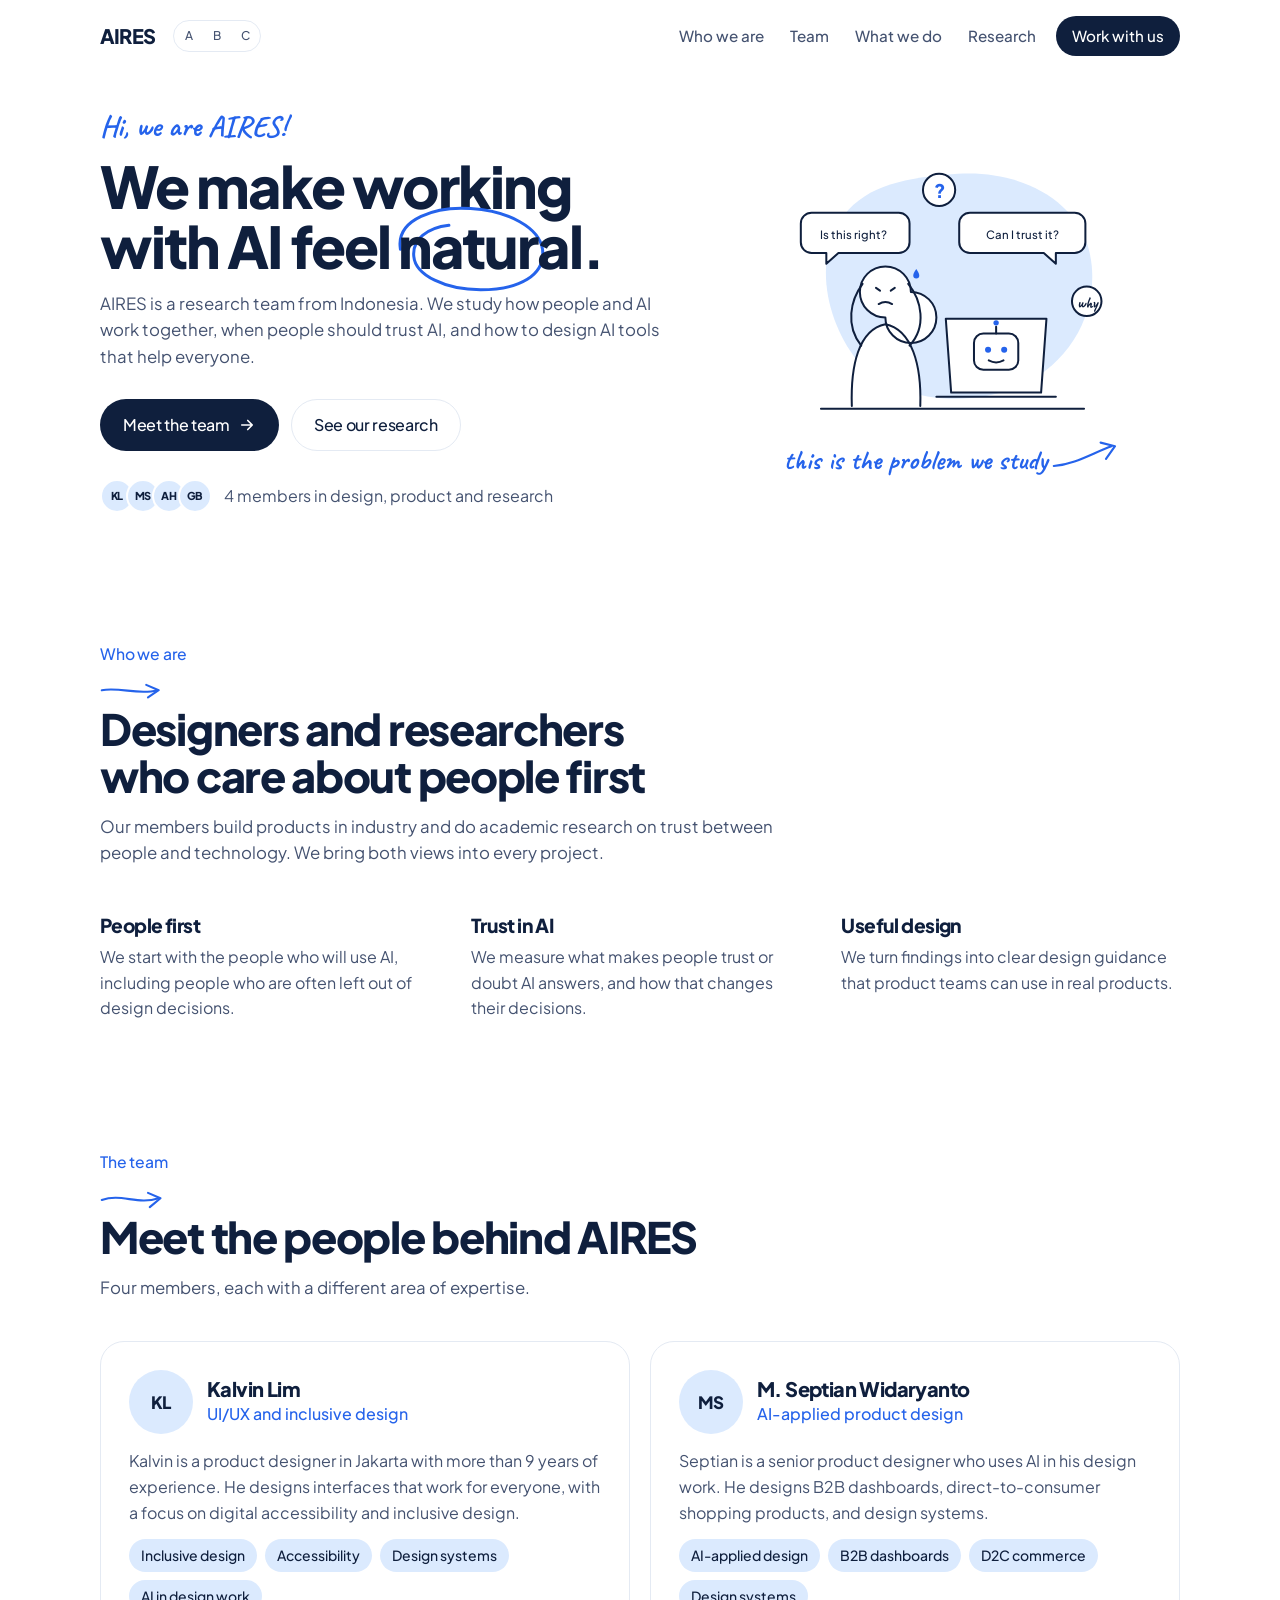
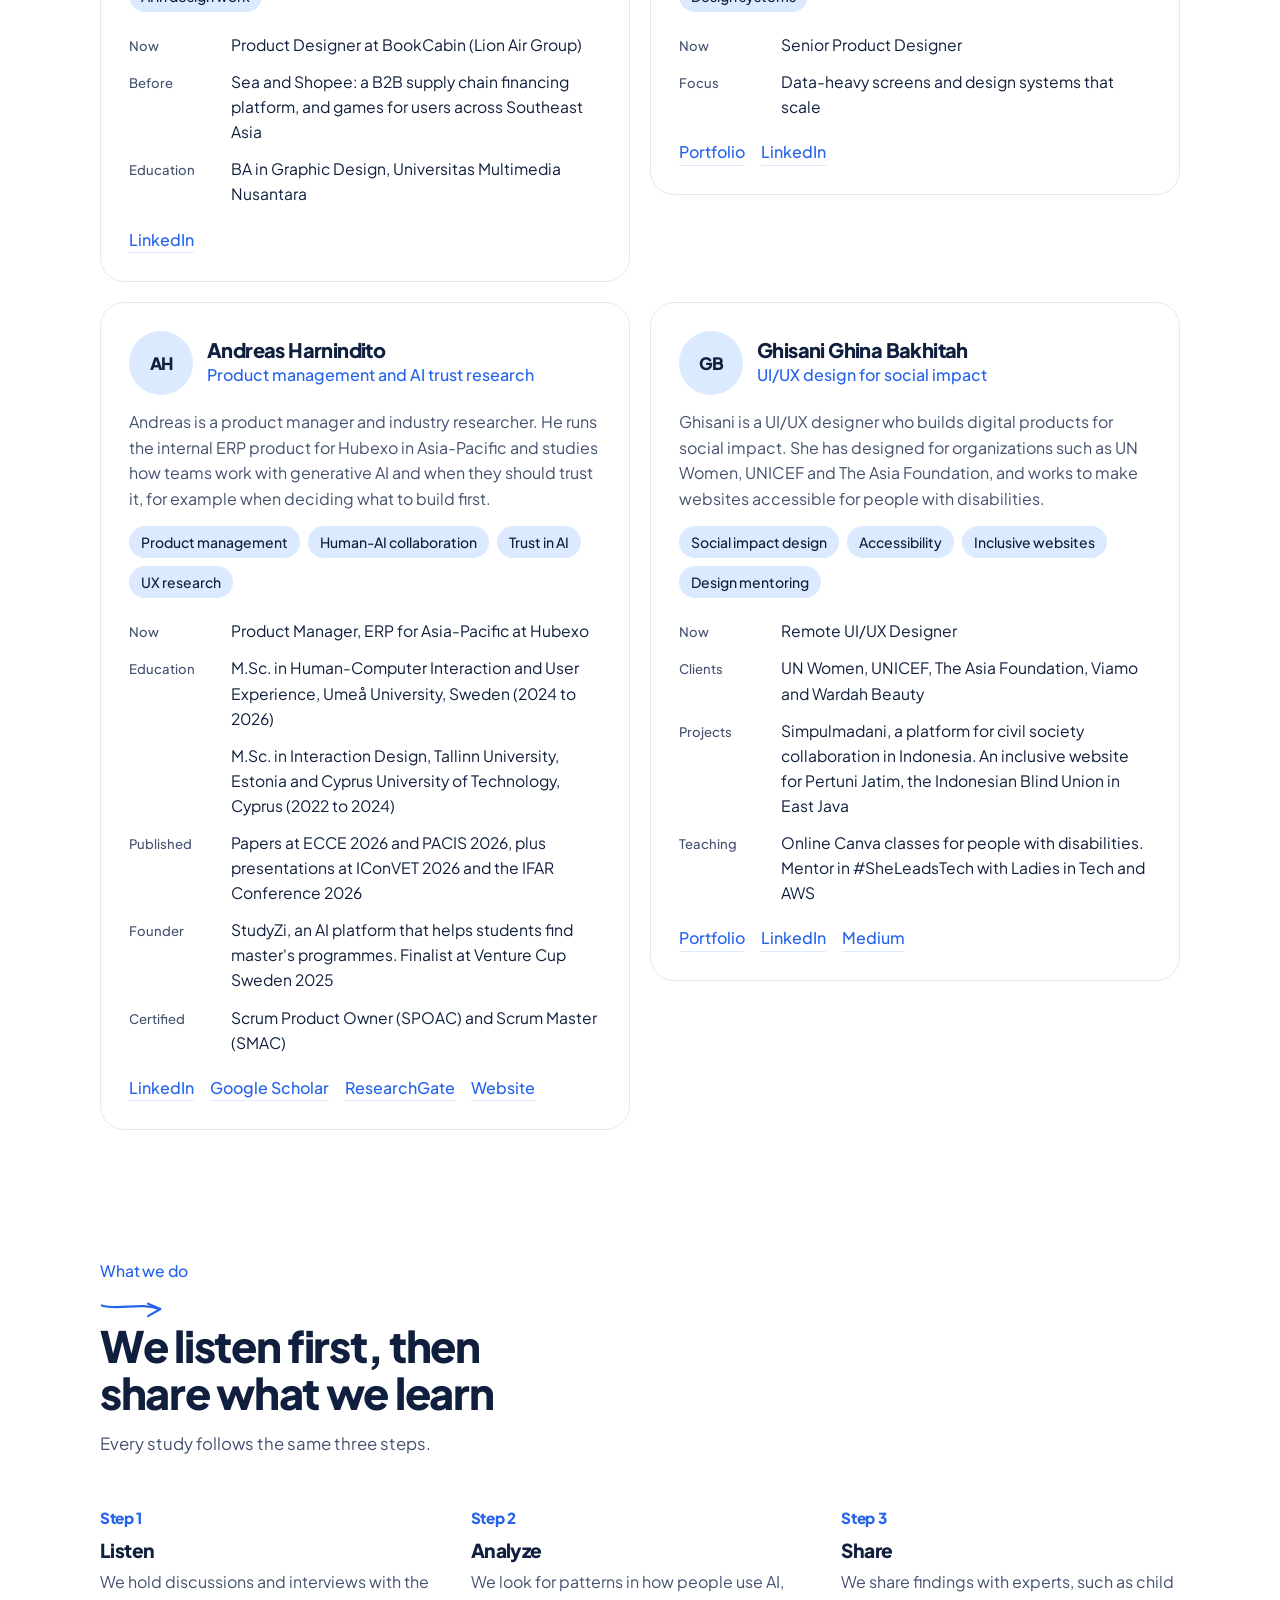
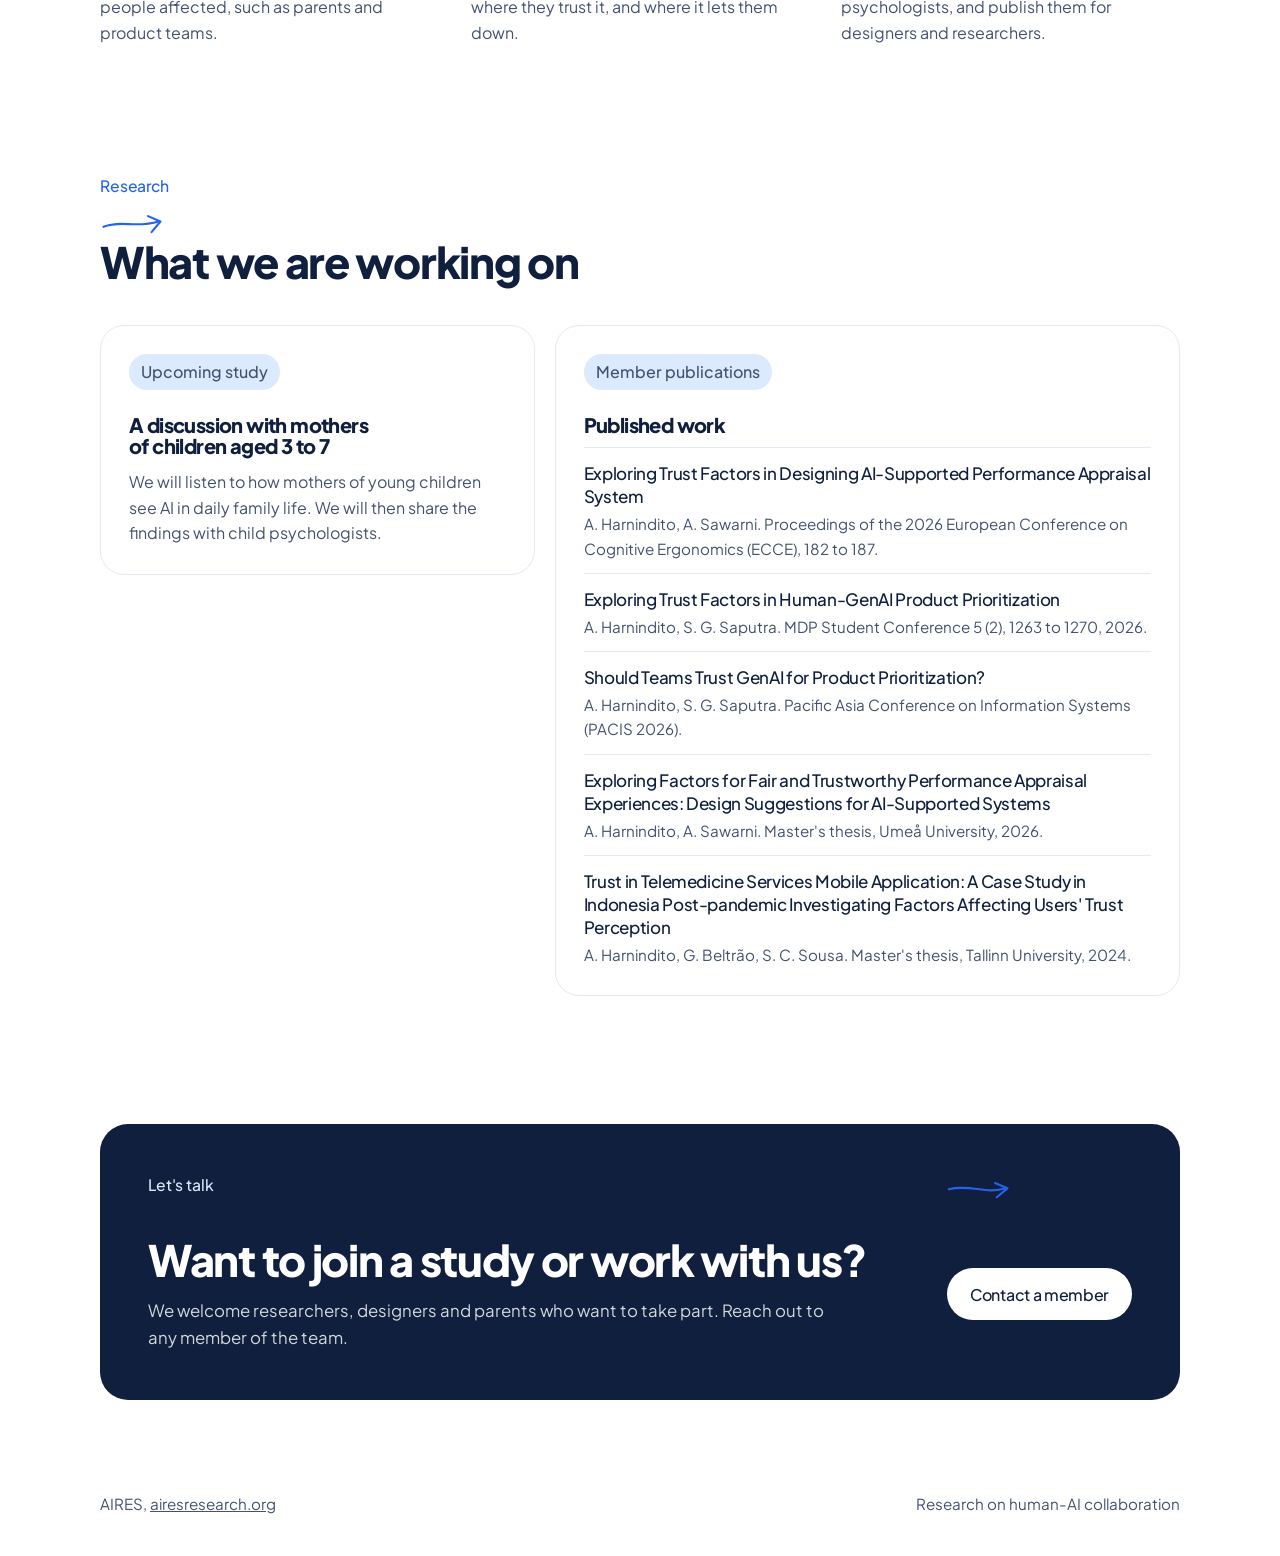
<file: variants/page.template.html>
<!doctype html>
<html lang="en" data-variant="__V__">
<head>
  <meta charset="utf-8">
  <meta name="viewport" content="width=device-width, initial-scale=1">
  <meta name="robots" content="noindex">
  <title>AIRES — Research on human-AI collaboration</title>
  <meta name="description" content="AIRES is a research team from Indonesia. We study how people and AI work together, when people should trust AI, and how to design AI tools that help everyone.">
  <link rel="icon" href="/favicon.svg" type="image/svg+xml">
  <link rel="preconnect" href="https://fonts.googleapis.com">
  <link rel="preconnect" href="https://fonts.gstatic.com" crossorigin>
  <link rel="stylesheet" href="https://fonts.googleapis.com/css2?family=Caveat:wght@700&family=Plus+Jakarta+Sans:wght@400;500;800&display=swap">
  <link rel="stylesheet" href="/variants/field.css">
  <link rel="stylesheet" href="/variants/motion.css">
  <script>
    try {
      document.documentElement.classList.add(matchMedia("(prefers-reduced-motion: reduce)").matches ? "js-reduced" : "js-motion");
    } catch (e) {}
  </script>
</head>
<body>
  <a class="skip" href="#content">Skip to content</a>
  <header class="site-header">
    <div class="wrap header-inner">
      <a class="logo" href="#top">AIRES</a>
      <nav class="switcher" aria-label="Study versions">
        <a href="/a/">A</a>
        <a href="/b/">B</a>
        <a href="/c/">C</a>
      </nav>
      <input class="menu-toggle" id="nav-toggle" type="checkbox">
      <label class="menu" for="nav-toggle"><span class="sr-only">Open menu</span><span class="burger"></span></label>
      <nav class="nav" id="nav" aria-label="Main">
        <a href="#about">Who we are</a>
        <a href="#team">Team</a>
        <a href="#work">What we do</a>
        <a href="#research">Research</a>
        <a class="nav-cta" href="#contact">Work with us</a>
      </nav>
    </div>
  </header>

  <main id="top">
    <section class="hero" id="content" aria-labelledby="hero-title">
      <div class="wrap hero-grid">
        <div class="hero-copy">
          <p class="hand">Hi, we are AIRES!</p>
          <h1 id="hero-title">We make working with AI feel <span class="circled">natural<svg viewBox="0 0 220 80" preserveAspectRatio="none" aria-hidden="true"><path pathLength="100" d="M34 42C28 16 78 6 118 8c46 2 82 16 86 34 4 22-28 34-74 34-42 0-78-12-80-28-2-14 16-24 42-26"/></svg></span>.</h1>
          <p class="lead">AIRES is a research team from Indonesia. We study how people and AI work together, when people should trust AI, and how to design AI tools that help everyone.</p>
          <div class="hero-actions">
            <a class="btn btn-primary" href="#team">Meet the team <svg viewBox="0 0 24 24" aria-hidden="true"><path d="M5 12h14M13 6l6 6-6 6"/></svg></a>
            <a class="btn btn-ghost" href="#research">See our research</a>
          </div>
          <p class="roster">
            <span class="dots" aria-hidden="true"><span>KL</span><span>MS</span><span>AH</span><span>GB</span></span>
            <span>4 members in design, product and research</span>
          </p>
        </div>

        <figure class="art" id="art">
          <svg class="scene" viewBox="0 0 520 420" role="img" aria-label="Sketch of a person at a laptop with an AI assistant on screen. Bubbles read: Is this right? Can I trust it? A question mark, and why.">
            <g id="sketch">
              <path id="blob" class="blob" d="M268 34c86-6 176 34 196 116 18 78-22 162-100 198-84 38-190 24-246-36C70 252 52 156 98 96c36-46 92-56 170-62z"/>
              <g id="paper">
                <path d="M198 210A38 38 0 1 0 160 248A38 38 0 1 0 198 210"/>
                <path d="M110 380C108 320 120 266 160 258C200 266 214 320 212 380Z"/>
                <path d="M250 250H400L392 360H258Z"/>
                <path d="M306 272H344A14 14 0 0 1 358 286V312A14 14 0 0 1 344 326H306A14 14 0 0 1 292 312V286A14 14 0 0 1 306 272Z"/>
              </g>
              <g id="stroke-person">
                <path id="stroke-head" class="sk" pathLength="100" style="--s:0" d="M198 210A38 38 0 1 0 160 248A38 38 0 1 0 198 210"/>
                <path id="stroke-eyes" class="sk" pathLength="100" style="--s:1" d="M146 204l6 4M168 208l6-4"/>
                <path id="stroke-mouth" class="sk" pathLength="100" style="--s:2" d="M150 228Q160 222 170 228"/>
                <path id="stroke-body" class="sk" pathLength="100" style="--s:3" d="M110 380C108 320 120 266 160 258C200 266 214 320 212 380"/>
              </g>
              <g id="stroke-hands">
                <path id="stroke-arm-left" class="sk" pathLength="100" style="--s:4" d="M124 290C100 260 108 222 126 198"/>
                <path id="stroke-arm-right" class="sk" pathLength="100" style="--s:5" d="M196 290C222 262 214 222 194 198"/>
              </g>
              <g id="sweat-wrap">
                <path id="stroke-sweat" class="fill-blue" d="M206 176c-6 8-6 14 0 14s6-6 0-14z"/>
              </g>
              <g id="stroke-laptop">
                <path id="stroke-screen" class="sk" pathLength="100" style="--s:6" d="M250 250H400L392 360H258Z"/>
                <path id="stroke-base" class="sk" pathLength="100" style="--s:7" d="M236 366H414"/>
              </g>
              <g id="stroke-robot">
                <path id="stroke-robot-face" class="sk" pathLength="100" style="--s:8" d="M306 272H344A14 14 0 0 1 358 286V312A14 14 0 0 1 344 326H306A14 14 0 0 1 292 312V286A14 14 0 0 1 306 272Z"/>
                <path id="stroke-robot-mouth" class="sk" pathLength="100" style="--s:9" d="M314 312Q325 318 336 312"/>
                <path id="stroke-antenna" class="sk" pathLength="100" style="--s:10" d="M325 272V262"/>
                <g id="eyes-wrap">
                  <g id="robot-eyes">
                    <circle class="fill-blue" cx="313" cy="296" r="4.5"/>
                    <circle class="fill-blue" cx="337" cy="296" r="4.5"/>
                  </g>
                  <circle class="fill-blue" cx="325" cy="256" r="4"/>
                </g>
                <g id="robot-dots" aria-hidden="true">
                  <circle class="fill-blue" cx="313" cy="312" r="2.6"/>
                  <circle class="fill-blue" cx="325" cy="312" r="2.6"/>
                  <circle class="fill-blue" cx="337" cy="312" r="2.6"/>
                </g>
              </g>
              <path id="stroke-desk" class="sk" pathLength="100" style="--s:11" d="M64 384H456"/>
              <g id="bubble-question" class="bubble" style="--tail:50% 100%;--b:0">
                <g class="float-q">
                  <circle class="bubble-shape" cx="240" cy="58" r="24"/>
                  <text x="240" y="58" text-anchor="middle" dominant-baseline="central">?</text>
                </g>
              </g>
            </g>
            <g id="bubble-is-this-right" class="bubble" style="--tail:22% 100%;--b:1">
              <path class="bubble-shape" d="M50 92h130a16 16 0 0 1 16 16v28a16 16 0 0 1-16 16H90l-18 16v-16H50a16 16 0 0 1-16-16v-28a16 16 0 0 1 16-16z"/>
              <text x="112" y="124" text-anchor="middle" dominant-baseline="central">Is this right?</text>
            </g>
            <g id="bubble-can-i-trust" class="bubble" style="--tail:76% 100%;--b:2">
              <path class="bubble-shape" d="M286 92h156a16 16 0 0 1 16 16v28a16 16 0 0 1-16 16h-28v16l-18-16H286a16 16 0 0 1-16-16v-28a16 16 0 0 1 16-16z"/>
              <text x="364" y="124" text-anchor="middle" dominant-baseline="central">Can I trust it?</text>
            </g>
            <g id="bubble-why" class="bubble" style="--tail:50% 100%;--b:3">
              <g id="why-spin">
                <circle class="bubble-shape" cx="460" cy="224" r="22"/>
                <text x="460" y="226" text-anchor="middle" dominant-baseline="central">why</text>
              </g>
            </g>
          </svg>
          <figcaption class="study-note" id="study-note">
            <span class="note-words">this is the problem we study</span>
            <svg class="note-arrow" viewBox="0 0 84 40" aria-hidden="true">
              <g id="stroke-note">
                <path id="stroke-note-shaft" pathLength="100" style="--s:12" d="M4 30C28 28 46 16 68 8"/>
                <path id="stroke-note-head" pathLength="100" style="--s:13" d="M56 4l16 4-10 14"/>
              </g>
            </svg>
          </figcaption>
        </figure>
      </div>
    </section>

    <section class="section" id="about" aria-labelledby="about-title">
      <div class="io" data-in></div>
      <div class="wrap">
        <header class="sec-head">
          <p class="kicker">Who we are</p>
          <svg class="margin-arrow" viewBox="0 0 72 28" aria-hidden="true"><path pathLength="100" d="M2 12C22 8 44 18 64 12"/><path pathLength="100" d="M52 6l14 6-12 8"/></svg>
          <div class="reveal" style="--i:0">
            <h2 id="about-title">Designers and researchers who care about people first</h2>
            <p class="lead">Our members build products in industry and do academic research on trust between people and technology. We bring both views into every project.</p>
          </div>
        </header>
        <ul class="facts">
          <li><div class="reveal" style="--i:1"><h3>People first</h3><p>We start with the people who will use AI, including people who are often left out of design decisions.</p></div></li>
          <li><div class="reveal" style="--i:2"><h3>Trust in AI</h3><p>We measure what makes people trust or doubt AI answers, and how that changes their decisions.</p></div></li>
          <li><div class="reveal" style="--i:3"><h3>Useful design</h3><p>We turn findings into clear design guidance that product teams can use in real products.</p></div></li>
        </ul>
      </div>
    </section>

    <section class="section" id="team" aria-labelledby="team-title">
      <div class="io" data-in></div>
      <div class="wrap">
        <header class="sec-head">
          <p class="kicker">The team</p>
          <svg class="margin-arrow" viewBox="0 0 72 28" aria-hidden="true"><path pathLength="100" d="M2 14C24 6 42 20 66 12"/><path pathLength="100" d="M54 6l14 6-12 10"/></svg>
          <div class="reveal" style="--i:0">
            <h2 id="team-title">Meet the people behind AIRES</h2>
            <p class="lead">Four members, each with a different area of expertise.</p>
          </div>
        </header>
        <div class="team-grid">
          <div class="reveal" style="--i:0">
            <article class="member card">
              <svg class="sketch-border" viewBox="0 0 200 140" preserveAspectRatio="none" aria-hidden="true"><path pathLength="100" d="M8 5C70 1 140 7 194 4C198 46 197 96 193 134C130 138 60 136 6 132C2 90 3 40 8 5"/></svg>
              <div class="member-top">
                <span class="avatar" aria-hidden="true">KL</span>
                <div><h3>Kalvin Lim</h3><p class="role">UI/UX and inclusive design</p></div>
              </div>
              <p>Kalvin is a product designer in Jakarta with more than 9 years of experience. He designs interfaces that work for everyone, with a focus on digital accessibility and inclusive design.</p>
              <ul class="chips" aria-label="Expertise"><li>Inclusive design</li><li>Accessibility</li><li>Design systems</li><li>AI in design work</li></ul>
              <dl class="meta">
                <div><dt>Now</dt><dd>Product Designer at BookCabin (Lion Air Group)</dd></div>
                <div><dt>Before</dt><dd>Sea and Shopee: a B2B supply chain financing platform, and games for users across Southeast Asia</dd></div>
                <div><dt>Education</dt><dd>BA in Graphic Design, Universitas Multimedia Nusantara</dd></div>
              </dl>
              <p class="links"><a href="https://id.linkedin.com/in/hikalvin" target="_blank" rel="noopener">LinkedIn<svg class="scribble" viewBox="0 0 120 8" preserveAspectRatio="none" aria-hidden="true"><path pathLength="100" d="M1 5C18 2 36 7 60 3S100 6 119 4"/></svg></a></p>
            </article>
          </div>
          <div class="reveal" style="--i:1">
            <article class="member card">
              <svg class="sketch-border" viewBox="0 0 200 140" preserveAspectRatio="none" aria-hidden="true"><path pathLength="100" d="M6 6C66 2 138 8 194 5C199 48 196 100 192 133C128 137 58 135 7 131C2 88 3 42 6 6"/></svg>
              <div class="member-top">
                <span class="avatar" aria-hidden="true">MS</span>
                <div><h3>M. Septian Widaryanto</h3><p class="role">AI-applied product design</p></div>
              </div>
              <p>Septian is a senior product designer who uses AI in his design work. He designs B2B dashboards, direct-to-consumer shopping products, and design systems.</p>
              <ul class="chips" aria-label="Expertise"><li>AI-applied design</li><li>B2B dashboards</li><li>D2C commerce</li><li>Design systems</li></ul>
              <dl class="meta">
                <div><dt>Now</dt><dd>Senior Product Designer</dd></div>
                <div><dt>Focus</dt><dd>Data-heavy screens and design systems that scale</dd></div>
              </dl>
              <p class="links">
                <a href="https://widaryanto.com/" target="_blank" rel="noopener">Portfolio<svg class="scribble" viewBox="0 0 120 8" preserveAspectRatio="none" aria-hidden="true"><path pathLength="100" d="M1 4C22 7 40 2 68 5S104 3 119 5"/></svg></a>
                <a href="https://www.linkedin.com/in/mseptianwidaryanto/" target="_blank" rel="noopener">LinkedIn<svg class="scribble" viewBox="0 0 120 8" preserveAspectRatio="none" aria-hidden="true"><path pathLength="100" d="M1 5C18 2 36 7 60 3S100 6 119 4"/></svg></a>
              </p>
            </article>
          </div>
          <div class="reveal" style="--i:2">
            <article class="member card">
              <svg class="sketch-border" viewBox="0 0 200 140" preserveAspectRatio="none" aria-hidden="true"><path pathLength="100" d="M9 4C74 8 142 2 193 6C198 50 196 98 191 135C126 131 54 138 8 133C3 92 2 44 9 4"/></svg>
              <div class="member-top">
                <span class="avatar" aria-hidden="true">AH</span>
                <div><h3>Andreas Harnindito</h3><p class="role">Product management and AI trust research</p></div>
              </div>
              <p>Andreas is a product manager and industry researcher. He runs the internal ERP product for Hubexo in Asia-Pacific and studies how teams work with generative AI and when they should trust it, for example when deciding what to build first.</p>
              <ul class="chips" aria-label="Expertise"><li>Product management</li><li>Human-AI collaboration</li><li>Trust in AI</li><li>UX research</li></ul>
              <dl class="meta">
                <div><dt>Now</dt><dd>Product Manager, ERP for Asia-Pacific at Hubexo</dd></div>
                <div><dt>Education</dt><dd>M.Sc. in Human-Computer Interaction and User Experience, Umeå University, Sweden (2024 to 2026)</dd></div>
                <div><dt></dt><dd>M.Sc. in Interaction Design, Tallinn University, Estonia and Cyprus University of Technology, Cyprus (2022 to 2024)</dd></div>
                <div><dt>Published</dt><dd>Papers at ECCE 2026 and PACIS 2026, plus presentations at IConVET 2026 and the IFAR Conference 2026</dd></div>
                <div><dt>Founder</dt><dd>StudyZi, an AI platform that helps students find master's programmes. Finalist at Venture Cup Sweden 2025</dd></div>
                <div><dt>Certified</dt><dd>Scrum Product Owner (SPOAC) and Scrum Master (SMAC)</dd></div>
              </dl>
              <p class="links">
                <a href="https://www.linkedin.com/in/andreas-harnindito/" target="_blank" rel="noopener">LinkedIn<svg class="scribble" viewBox="0 0 120 8" preserveAspectRatio="none" aria-hidden="true"><path pathLength="100" d="M1 5C18 2 36 7 60 3S100 6 119 4"/></svg></a>
                <a href="https://scholar.google.com/citations?view_op=list_works&amp;hl=en&amp;user=XYF-ujwAAAAJ" target="_blank" rel="noopener">Google Scholar<svg class="scribble" viewBox="0 0 120 8" preserveAspectRatio="none" aria-hidden="true"><path pathLength="100" d="M2 4C24 7 46 2 74 5S108 3 118 5"/></svg></a>
                <a href="https://www.researchgate.net/profile/Andreas-Harnindito" target="_blank" rel="noopener">ResearchGate<svg class="scribble" viewBox="0 0 120 8" preserveAspectRatio="none" aria-hidden="true"><path pathLength="100" d="M1 6C20 2 44 7 70 3S102 6 119 4"/></svg></a>
                <a href="https://www.andreasharnindito.com/" target="_blank" rel="noopener">Website<svg class="scribble" viewBox="0 0 120 8" preserveAspectRatio="none" aria-hidden="true"><path pathLength="100" d="M1 4C22 7 40 2 68 5S104 3 119 5"/></svg></a>
              </p>
            </article>
          </div>
          <div class="reveal" style="--i:3">
            <article class="member card">
              <svg class="sketch-border" viewBox="0 0 200 140" preserveAspectRatio="none" aria-hidden="true"><path pathLength="100" d="M7 6C68 2 136 8 194 4C199 44 197 102 192 134C130 138 62 135 8 132C3 90 2 40 7 6"/></svg>
              <div class="member-top">
                <span class="avatar" aria-hidden="true">GB</span>
                <div><h3>Ghisani Ghina Bakhitah</h3><p class="role">UI/UX design for social impact</p></div>
              </div>
              <p>Ghisani is a UI/UX designer who builds digital products for social impact. She has designed for organizations such as UN Women, UNICEF and The Asia Foundation, and works to make websites accessible for people with disabilities.</p>
              <ul class="chips" aria-label="Expertise"><li>Social impact design</li><li>Accessibility</li><li>Inclusive websites</li><li>Design mentoring</li></ul>
              <dl class="meta">
                <div><dt>Now</dt><dd>Remote UI/UX Designer</dd></div>
                <div><dt>Clients</dt><dd>UN Women, UNICEF, The Asia Foundation, Viamo and Wardah Beauty</dd></div>
                <div><dt>Projects</dt><dd>Simpulmadani, a platform for civil society collaboration in Indonesia. An inclusive website for Pertuni Jatim, the Indonesian Blind Union in East Java</dd></div>
                <div><dt>Teaching</dt><dd>Online Canva classes for people with disabilities. Mentor in #SheLeadsTech with Ladies in Tech and AWS</dd></div>
              </dl>
              <p class="links">
                <a href="https://gghina-portfolio.webflow.io/" target="_blank" rel="noopener">Portfolio<svg class="scribble" viewBox="0 0 120 8" preserveAspectRatio="none" aria-hidden="true"><path pathLength="100" d="M1 4C22 7 40 2 68 5S104 3 119 5"/></svg></a>
                <a href="https://id.linkedin.com/in/ghisani-ghina-bakhitah-a7538011b" target="_blank" rel="noopener">LinkedIn<svg class="scribble" viewBox="0 0 120 8" preserveAspectRatio="none" aria-hidden="true"><path pathLength="100" d="M1 5C18 2 36 7 60 3S100 6 119 4"/></svg></a>
                <a href="https://medium.com/@GhisaniGhina" target="_blank" rel="noopener">Medium<svg class="scribble" viewBox="0 0 120 8" preserveAspectRatio="none" aria-hidden="true"><path pathLength="100" d="M2 5C26 2 48 7 78 3S110 6 118 4"/></svg></a>
              </p>
            </article>
          </div>
        </div>
      </div>
    </section>

    <section class="section" id="work" aria-labelledby="work-title">
      <div class="io" data-in></div>
      <div class="wrap">
        <header class="sec-head">
          <p class="kicker">What we do</p>
          <svg class="margin-arrow" viewBox="0 0 72 28" aria-hidden="true"><path pathLength="100" d="M2 10C20 16 46 6 66 14"/><path pathLength="100" d="M54 8l14 6-14 8"/></svg>
          <div class="reveal" style="--i:0">
            <h2 id="work-title">We listen first, then share what we learn</h2>
            <p class="lead">Every study follows the same three steps.</p>
          </div>
        </header>
        <ol class="steps">
          <li><div class="reveal" style="--i:1"><span class="step-num">Step 1</span><h3>Listen</h3><p>We hold discussions and interviews with the people affected, such as parents and product teams.</p></div></li>
          <li><div class="reveal" style="--i:2"><span class="step-num">Step 2</span><h3>Analyze</h3><p>We look for patterns in how people use AI, where they trust it, and where it lets them down.</p></div></li>
          <li><div class="reveal" style="--i:3"><span class="step-num">Step 3</span><h3>Share</h3><p>We share findings with experts, such as child psychologists, and publish them for designers and researchers.</p></div></li>
        </ol>
      </div>
    </section>

    <section class="section" id="research" aria-labelledby="research-title">
      <div class="io" data-in></div>
      <div class="wrap">
        <header class="sec-head">
          <p class="kicker">Research</p>
          <svg class="margin-arrow" viewBox="0 0 72 28" aria-hidden="true"><path pathLength="100" d="M4 16C24 8 40 18 66 10"/><path pathLength="100" d="M54 4l14 6-10 12"/></svg>
          <div class="reveal" style="--i:0">
            <h2 id="research-title">What we are working on</h2>
          </div>
        </header>
        <div class="research-grid">
          <div class="reveal" style="--i:1">
            <article class="panel card">
              <svg class="sketch-border" viewBox="0 0 200 140" preserveAspectRatio="none" aria-hidden="true"><path pathLength="100" d="M8 5C70 1 140 7 194 4C198 46 197 96 193 134C130 138 60 136 6 132C2 90 3 40 8 5"/></svg>
              <p class="tag">Upcoming study</p>
              <h3>A discussion with mothers of children aged 3 to 7</h3>
              <p>We will listen to how mothers of young children see AI in daily family life. We will then share the findings with child psychologists.</p>
            </article>
          </div>
          <div class="reveal" style="--i:2">
            <article class="panel card">
              <svg class="sketch-border" viewBox="0 0 200 140" preserveAspectRatio="none" aria-hidden="true"><path pathLength="100" d="M6 6C66 2 138 8 194 5C199 48 196 100 192 133C128 137 58 135 7 131C2 88 3 42 6 6"/></svg>
              <p class="tag">Member publications</p>
              <h3>Published work</h3>
              <div class="pub"><b>Exploring Trust Factors in Designing AI-Supported Performance Appraisal System</b><span>A. Harnindito, A. Sawarni. Proceedings of the 2026 European Conference on Cognitive Ergonomics (ECCE), 182 to 187.</span></div>
              <div class="pub"><b>Exploring Trust Factors in Human-GenAI Product Prioritization</b><span>A. Harnindito, S. G. Saputra. MDP Student Conference 5 (2), 1263 to 1270, 2026.</span></div>
              <div class="pub"><b>Should Teams Trust GenAI for Product Prioritization?</b><span>A. Harnindito, S. G. Saputra. Pacific Asia Conference on Information Systems (PACIS 2026).</span></div>
              <div class="pub"><b>Exploring Factors for Fair and Trustworthy Performance Appraisal Experiences: Design Suggestions for AI-Supported Systems</b><span>A. Harnindito, A. Sawarni. Master's thesis, Umeå University, 2026.</span></div>
              <div class="pub"><b>Trust in Telemedicine Services Mobile Application: A Case Study in Indonesia Post-pandemic Investigating Factors Affecting Users' Trust Perception</b><span>A. Harnindito, G. Beltrão, S. C. Sousa. Master's thesis, Tallinn University, 2024.</span></div>
            </article>
          </div>
        </div>
      </div>
    </section>

    <section class="section" id="contact" aria-labelledby="contact-title">
      <div class="io" data-in></div>
      <div class="wrap">
        <div class="cta">
          <p class="kicker">Let's talk</p>
          <svg class="margin-arrow" viewBox="0 0 72 28" aria-hidden="true"><path pathLength="100" d="M2 12C26 6 44 18 66 11"/><path pathLength="100" d="M54 5l14 6-12 10"/></svg>
          <div class="reveal" style="--i:0">
            <h2 id="contact-title">Want to join a study or work with us?</h2>
            <p class="lead">We welcome researchers, designers and parents who want to take part. Reach out to any member of the team.</p>
          </div>
          <a class="btn btn-light" href="#team">Contact a member</a>
        </div>
      </div>
    </section>
  </main>

  <footer>
    <div class="wrap footer-inner">
      <p>AIRES, <a href="https://airesresearch.org/">airesresearch.org</a></p>
      <p>Research on human-AI collaboration</p>
    </div>
  </footer>

  <script src="/variants/motion.js"></script>
</body>
</html>
</file>
<file: style.css>
:root {
  --navy: #17324d;
  --ink: #243e58;
  --muted: #4d647c;
  --blue: #1a6cb3;
  --blue-bright: #1f78c4;
  --soft: #e7f3fb;
  --wash: #eef6fb;
  --circle: #d7ebf8;
  --line: #d5e3ee;
  --card: #ffffff;
  --sans: "Plus Jakarta Sans", "Segoe UI", sans-serif;
  --script: "Caveat", "Segoe Script", cursive;
  --wrap: 1120px;
  --header: 76px;
  --gutter: 24px;
  --ease-out: cubic-bezier(0.22, 1, 0.36, 1);
  --ease-draw: cubic-bezier(0.65, 0, 0.35, 1);
  --ease-scribble: cubic-bezier(0.33, 1, 0.68, 1);
}

*, *::before, *::after { box-sizing: border-box; }

html { scroll-behavior: smooth; }

body {
  margin: 0;
  background: #fff;
  color: var(--ink);
  font-family: var(--sans);
  font-size: 1.0625rem;
  line-height: 1.6;
  text-rendering: optimizeLegibility;
  -webkit-font-smoothing: antialiased;
}

img, svg { display: block; max-width: 100%; }

h1, h2, h3, h4, p, ul, ol, dl, figure { margin: 0; }

h1, h2, h3, h4 {
  color: var(--navy);
  font-weight: 800;
}

a { color: var(--blue); }

:focus-visible {
  outline: 3px solid var(--blue-bright);
  outline-offset: 3px;
}

::selection { background: #d7ebf8; color: var(--navy); }

.sr-only {
  position: absolute;
  width: 1px;
  height: 1px;
  padding: 0;
  margin: -1px;
  overflow: hidden;
  clip: rect(0, 0, 0, 0);
  white-space: nowrap;
  border: 0;
}

.skip {
  position: absolute;
  left: 16px;
  top: -48px;
  z-index: 50;
  background: var(--navy);
  color: #fff;
  text-decoration: none;
  padding: 10px 14px;
  border-radius: 999px;
  font-weight: 600;
}

.skip:focus { top: 12px; }

.wrap {
  width: min(var(--wrap), calc(100% - (var(--gutter) * 2)));
  margin-inline: auto;
}

.site-header {
  position: sticky;
  top: 0;
  z-index: 30;
  background: rgba(255, 255, 255, 0.94);
  backdrop-filter: blur(14px);
}

.header-inner {
  display: flex;
  align-items: center;
  justify-content: space-between;
  min-height: var(--header);
  position: relative;
}

.logo, .footer-logo {
  display: inline-flex;
  align-items: center;
  color: var(--navy);
  text-decoration: none;
}

.logo img, .footer-logo img {
  display: block;
  width: auto;
  max-width: none;
  height: 28px;
}

.footer-logo img { height: 32px; }

.nav {
  display: flex;
  align-items: center;
  gap: 4px;
}

.nav a:not(.btn) {
  color: #3d5670;
  text-decoration: none;
  font-weight: 600;
  font-size: 0.95rem;
  padding: 8px 14px;
  border-radius: 999px;
}

.nav a:not(.btn):hover { color: var(--navy); background: #f4f8fb; }

.nav a:not(.btn)[aria-current="true"] {
  background: var(--soft);
  color: var(--navy);
}

.menu-btn {
  display: none;
  width: 44px;
  height: 44px;
  min-width: 44px;
  min-height: 44px;
  place-items: center;
  border: 0;
  background: transparent;
  color: var(--navy);
  border-radius: 12px;
  cursor: pointer;
}

.menu-btn svg {
  width: 24px;
  height: 24px;
  fill: none;
  stroke: currentColor;
  stroke-width: 1.8;
  stroke-linecap: round;
}

.menu-btn .icon-close { display: none; }
html.menu-open .menu-btn .icon-open { display: none; }
html.menu-open .menu-btn .icon-close { display: block; }

.btn {
  display: inline-flex;
  align-items: center;
  justify-content: center;
  gap: 8px;
  min-height: 48px;
  -webkit-tap-highlight-color: transparent;
  padding: 12px 20px;
  border-radius: 999px;
  border: 1.5px solid transparent;
  font: inherit;
  font-weight: 700;
  font-size: 0.98rem;
  letter-spacing: -0.02em;
  text-decoration: none;
  cursor: pointer;
  transition: transform 180ms ease, background-color 160ms ease, border-color 160ms ease;
}

.btn svg {
  width: 18px;
  height: 18px;
  fill: none;
  stroke: currentColor;
  stroke-width: 2;
  stroke-linecap: round;
  stroke-linejoin: round;
}

.btn-dark { background: var(--navy); color: #fff; }
.btn-dark:hover { background: #10263b; }
.btn-ghost { background: #fff; color: var(--navy); border-color: #d3dee8; }
.btn-ghost:hover { border-color: var(--navy); }

.eyebrow {
  font-family: var(--script);
  color: #1a6cb3;
  font-size: 1.65rem;
  font-weight: 600;
  line-height: 1;
  letter-spacing: 0;
  margin: 0 0 8px;
}

.section { padding: 88px 0; }
.section h2, .band h2, .cta h2 {
  font-size: clamp(2rem, 4vw, 3.15rem);
  max-width: 18em;
  letter-spacing: -0.03em;
  line-height: 1.04;
  text-wrap: balance;
}
#who-title, #what-title, #research-title, #team-title, #contact-title { max-width: none; }
.break { display: inline; }
.nowrap { white-space: nowrap; }

.sub {
  margin-top: 16px;
  max-width: 60ch;
  color: var(--muted);
  font-size: 1.05rem;
}

.mark { position: relative; display: inline-block; padding-left: 0.08em; }
.mark svg {
  position: absolute;
  inset: -0.15em -0.1em;
  width: auto;
  height: auto;
  max-width: none;
  overflow: visible;
  pointer-events: none;
}
.mark svg path {
  fill: none;
  stroke: var(--blue-bright);
  stroke-width: 2.75px;
  stroke-linecap: round;
  stroke-linejoin: round;
  vector-effect: non-scaling-stroke;
}
.underline { position: relative; display: inline-block; white-space: nowrap; }
.underline svg {
  position: absolute;
  left: -2%;
  bottom: -0.18em;
  width: 104%;
  height: 0.42em;
  pointer-events: none;
  fill: none;
  stroke: var(--blue-bright);
  stroke-width: 3;
  stroke-linecap: round;
}

.hero { padding: 36px 0 28px; overflow-x: clip; }

.hero-grid {
  display: grid;
  grid-template-columns: minmax(0, 1.05fr) minmax(0, 1fr);
  gap: 28px 40px;
  align-items: center;
}

.hero h1 {
  font-size: clamp(2.45rem, 4.6vw, 4.45rem);
  letter-spacing: -0.035em;
  line-height: 1.02;
}

.hero h1 .line { display: block; }

.lede {
  margin-top: 22px;
  max-width: 46ch;
  color: var(--muted);
  font-size: 1.05rem;
}

.hero-actions { display: flex; flex-wrap: wrap; gap: 12px; margin-top: 28px; }

.roster {
  display: flex;
  align-items: center;
  gap: 12px;
  margin-top: 26px;
  color: var(--muted);
  font-size: 0.92rem;
}
.roster-short { display: none; }

.roster-faces { display: flex; }
.roster-faces span {
  width: 28px;
  height: 28px;
  margin-left: -6px;
  display: block;
  border-radius: 50%;
  background: #dbdee7;
  border: 2px solid #fff;
  overflow: hidden;
}
.roster-faces img {
  width: 100%;
  height: 100%;
  object-fit: cover;
  border-radius: 50%;
  display: block;
}
.roster-faces span:first-child { margin-left: 0; }

.hero-art {
  width: 100%;
  max-width: 520px;
  align-self: center;
  margin: 0;
}
.hero-art > svg { width: 100%; height: auto; }
.hero-art figcaption {
  display: flex;
  align-items: center;
  gap: 6px;
  margin-top: 2px;
  color: var(--blue);
  font-family: var(--script);
  font-size: 1.75rem;
  font-weight: 600;
  line-height: 1;
}
.hero-art figcaption svg {
  width: 78px;
  height: 32px;
  max-width: none;
  fill: none;
  stroke: var(--blue-bright);
  stroke-width: 2.2;
  stroke-linecap: round;
  stroke-linejoin: round;
}

.principles {
  list-style: none;
  padding: 48px 0 0;
  display: grid;
  grid-template-columns: repeat(3, 1fr);
  gap: 36px;
}

.principles h3 { font-size: 1.15rem; margin: 14px 0 8px; letter-spacing: -0.03em; }
.principles p { color: var(--muted); font-size: 0.98rem; }

.icon-ring, .step-icon {
  width: 76px;
  height: 76px;
  border-radius: 50%;
  background: var(--circle);
  color: var(--navy);
  display: grid;
  place-items: center;
}
.icon-ring svg, .step-icon svg {
  width: 28px;
  height: 28px;
  fill: none;
  stroke: currentColor;
  stroke-width: 1.6;
  stroke-linecap: round;
  stroke-linejoin: round;
}
.step-icon {
  width: 50px;
  height: 50px;
  margin-bottom: 16px;
}
.step-icon svg { width: 27px; height: 27px; }

.band-wave { margin-bottom: -1px; line-height: 0; }
.band-wave svg { width: 100%; height: 56px; }
.band-wave path { fill: var(--wash); }

.band {
  background: var(--wash);
  padding: 28px 0 96px;
  scroll-margin-top: var(--header);
}

.section { scroll-margin-top: var(--header); }

.team-grid, .research-grid {
  display: grid;
  gap: 22px;
  margin-top: 36px;
}
.team-grid { grid-template-columns: 1fr 1fr; }
.research-grid { grid-template-columns: 0.92fr 1.08fr; align-items: start; }
.team-grid .member:nth-child(1) { --i: 0; }
.team-grid .member:nth-child(2) { --i: 1; }
.team-grid .member:nth-child(3) { --i: 2; }
.team-grid .member:nth-child(4) { --i: 3; }
.research-grid .panel:nth-child(1) { --i: 0; }
.research-grid .panel:nth-child(2) { --i: 1; }

.member, .panel {
  background: var(--card);
  border-radius: 24px;
  padding: 28px 28px 24px;
  box-shadow: 0 1px 2px rgba(23, 50, 77, 0.04), 0 14px 34px rgba(23, 50, 77, 0.05);
}

.member {
  display: flex;
  flex-direction: column;
  min-width: 0;
}

.member-head { display: flex; gap: 16px; align-items: center; margin-bottom: 16px; }
.member h3 { font-size: 1.35rem; letter-spacing: -0.03em; }
.avatar {
  flex: none;
  width: 72px;
  height: 72px;
  border-radius: 50%;
  object-fit: cover;
  background: #dbdee7;
  display: block;
}
.role {
  margin-top: 2px;
  font-family: var(--script);
  color: var(--blue);
  font-size: 1.45rem;
  font-weight: 600;
  line-height: 1;
  letter-spacing: 0;
}
.member > p { color: var(--ink); font-size: 0.98rem; }

.tags {
  list-style: none;
  display: flex;
  flex-wrap: wrap;
  gap: 8px;
  padding: 16px 0 6px;
}
.tags li {
  background: var(--soft);
  color: var(--navy);
  border-radius: 999px;
  padding: 6px 12px;
  font-size: 0.875rem;
  font-weight: 600;
  letter-spacing: -0.01em;
}

.facts { margin-top: 8px; }
.facts div {
  display: grid;
  grid-template-columns: 96px 1fr;
  gap: 12px;
  padding: 7px 0;
}
.facts dt {
  color: var(--muted);
  font-weight: 700;
  font-size: 0.72rem;
  letter-spacing: 0.06em;
  text-transform: uppercase;
}
.facts dd { margin: 0; color: var(--navy); font-size: 0.95rem; }

.links {
  margin-top: auto;
  padding-top: 18px;
  display: flex;
  flex-wrap: wrap;
  gap: 8px 18px;
}
.links a {
  font-weight: 700;
  text-underline-offset: 3px;
}

#what {
  padding-top: clamp(72px, 9vw, 120px);
  padding-bottom: clamp(72px, 9vw, 120px);
}

.steps {
  --step-circle: 50px;
  --step-gap: 36px;
  list-style: none;
  padding: 0;
  margin-top: 48px;
  display: grid;
  grid-template-columns: repeat(3, 1fr);
  gap: 28px var(--step-gap);
}
.steps li { position: relative; min-width: 0; }
.step-kicker {
  font-family: var(--script);
  color: var(--blue);
  font-size: 1.55rem;
  font-weight: 600;
  line-height: 1;
}
.steps h3 { margin: 6px 0 8px; font-size: 1.45rem; letter-spacing: -0.03em; }
.steps p:last-child { color: var(--muted); max-width: 32ch; }
.step-arrow { display: none; }

.research { padding-top: 80px; }
.chip {
  display: inline-block;
  margin-bottom: 12px;
  background: var(--soft);
  color: #1a4f86;
  font-size: 0.875rem;
  font-weight: 700;
  padding: 5px 11px;
  border-radius: 999px;
}
.panel h3 { font-size: 1.35rem; margin-bottom: 12px; letter-spacing: -0.03em; }
.panel > p:last-child, .cite { color: var(--muted); font-size: 0.98rem; }
.pub { padding-top: 16px; margin-top: 16px; border-top: 1px dashed #d5e2ee; }
.pub:first-of-type { margin-top: 4px; }
.pub h4 { font-size: 1.05rem; letter-spacing: -0.02em; line-height: 1.35; margin-bottom: 6px; }
.pub h4 a {
  color: var(--navy);
  text-decoration: none;
}
.pub h4 a:hover,
.pub h4 a:focus,
.pub h4 a:focus-visible {
  text-decoration: underline;
  text-underline-offset: 3px;
}
.ext-icon {
  display: inline-block;
  width: 0.9em;
  height: 0.9em;
  margin-left: 0.2em;
  vertical-align: -0.08em;
  max-width: none;
  stroke: currentColor;
  fill: none;
  stroke-width: 2;
  stroke-linecap: round;
  stroke-linejoin: round;
}
.cite { line-height: 1.45; }

.cta-section { padding-top: 28px; }
.cta {
  position: relative;
  overflow: hidden;
  display: flex;
  align-items: center;
  justify-content: space-between;
  gap: 28px;
  background: #d7ebf8;
  border-radius: 28px;
  padding: 42px 48px;
}
.cta::after {
  content: "";
  position: absolute;
  width: 220px;
  height: 220px;
  border-radius: 50%;
  background: rgba(255, 255, 255, 0.45);
  right: -60px;
  top: -60px;
  pointer-events: none;
}
.cta > * { position: relative; z-index: 1; }
.cta h2 { font-size: clamp(1.7rem, 3vw, 2.35rem); max-width: 20ch; }
.cta p:last-child { margin-top: 10px; color: var(--ink); max-width: 52ch; }
.cta .btn { flex: none; }

.site-footer {
  padding: 32px 0;
  border-top: 1px solid var(--line);
  color: var(--muted);
  font-size: 0.92rem;
}
.footer-inner {
  display: flex;
  justify-content: space-between;
  align-items: center;
  gap: 16px 28px;
}
.footer-brand { display: flex; align-items: center; gap: 12px; margin: 0; }
.site-footer a { color: inherit; text-decoration-thickness: 1px; text-underline-offset: 3px; }

@media (min-width: 900px) {
  .break { display: block; }
  .eyebrow { font-size: 1.85rem; }
  .team-grid { gap: 22px; }
}

@media (min-width: 981px) {
  .step-arrow {
    --arrow-w: 72px;
    display: block;
    position: absolute;
    width: var(--arrow-w);
    height: 36px;
    top: calc((var(--step-circle) - 36px) / 2);
    left: calc(-50% + (var(--step-circle) - var(--step-gap) - var(--arrow-w)) / 2);
    pointer-events: none;
  }
  .step-arrow svg {
    fill: none;
    stroke: #2563eb;
    stroke-width: 2px;
    stroke-linecap: round;
    stroke-linejoin: round;
    overflow: visible;
    max-width: none;
  }
  .step-arrow-shaft {
    display: block;
    width: calc(100% - 2px);
    height: 36px;
  }
  .step-arrow-head {
    position: absolute;
    right: 0;
    top: 4px;
    width: 16px;
    height: 28px;
  }
}

@media (max-width: 899px) {
  :root { --gutter: 32px; }
  .research-grid { grid-template-columns: 1fr; }
  .section h2 { max-width: 18em; }
  #who-title, #what-title, #research-title, #team-title, #contact-title { max-width: none; }
}

@media (max-width: 899px) and (min-width: 640px) {
  .hero-grid { grid-template-columns: minmax(0, 1.1fr) minmax(0, 0.9fr); }
}

@media (max-width: 699px) {
  .team-grid, .principles { grid-template-columns: 1fr; }
}

@media (min-width: 700px) {
  .team-grid { gap: 16px; }
}

@media (max-width: 1023px) {
  html.menu-open body::before {
    content: "";
    position: fixed;
    inset: 0;
    background: rgba(23, 50, 77, 0.35);
    z-index: 25;
  }
  .menu-btn { display: inline-grid; }
  .nav {
    display: none;
    position: absolute;
    top: calc(100% + 4px);
    left: 0;
    right: 0;
    flex-direction: column;
    align-items: stretch;
    background: #fff;
    border: 1px solid var(--line);
    border-radius: 18px;
    padding: 8px;
    box-shadow: 0 18px 40px rgba(23, 50, 77, 0.12);
  }
  html.menu-open .nav { display: flex; }
  .nav a:not(.btn) { padding: 12px 14px; }
  .nav .btn { margin-top: 4px; }
}

@media (max-width: 760px) {
  .section, .band, #what { padding-block: clamp(48px, 10vw, 72px); }
  .band-wave svg { height: 32px; }
  .eyebrow { margin-bottom: 4px; }
  .sub { margin-top: 12px; }
  .principles, .team-grid, .research-grid { margin-top: 28px; }
  .steps { margin-top: 28px; }
  .member > p, .principles p, .steps p:last-child, .facts dd { font-size: 1rem; }
  .lede, .sub, .cite, .panel > p:last-child, .site-footer { font-size: 15px; }
  .cta {
    flex-direction: column;
    align-items: stretch;
    gap: 20px;
    padding: 32px 24px;
  }
  .cta .btn { width: 100%; min-height: 48px; }
  .site-footer { padding: 24px 20px; }
  .site-footer .wrap { width: 100%; }
  .footer-inner { flex-direction: column; align-items: flex-start; gap: 8px; }
  .site-footer a[href^="mailto"] { display: inline-flex; align-items: center; min-height: 44px; }
  .research-grid .panel:first-child { padding: 20px; }
  .chip { margin-bottom: 8px; }
  .pub h4 a { display: block; padding-block: 6px; }
}

@media (max-width: 699px) {
  .principles { gap: 20px; padding-top: 28px; }
  .principles li {
    display: grid;
    grid-template-columns: 40px 1fr;
    column-gap: 12px;
    row-gap: 6px;
    align-items: center;
  }
  .principles .icon-ring { width: 40px; height: 40px; grid-row: 1; }
  .principles .icon-ring svg { width: 18px; height: 18px; }
  .principles h3 { grid-column: 2; grid-row: 1; margin: 0; }
  .principles p { grid-column: 1 / -1; }
  .avatar { width: 40px; height: 40px; }
  .member h3 { font-size: 1.15rem; }
  .member-head { gap: 12px; }
  .facts { display: grid; gap: 8px; }
  .facts div { gap: 2px; padding: 0; }
  .facts dt { font-size: 0.7rem; }
  .tags { gap: 6px; }
  .tags li { padding: 4px 10px; font-size: 0.78rem; }
  .links { gap: 16px; }
  .links a { display: inline-flex; align-items: center; min-height: 44px; }
}

@media (max-width: 639px) {
  .hero { padding-bottom: 40px; }
  .hero-grid { grid-template-columns: 1fr; }
  .hero-art { max-width: 320px; margin: 24px auto 0; }
  .hero-art figcaption { margin-top: 4px; justify-content: center; }
  .hero-art figcaption svg { display: none; }
  .hero-actions { flex-direction: column; align-items: stretch; gap: 10px; }
  .hero-actions .btn { width: 100%; height: 48px; }
  .roster { margin-top: 16px; font-size: 0.875rem; flex-wrap: nowrap; }
  .steps { grid-template-columns: 1fr; gap: 20px; }
  .steps li {
    display: grid;
    grid-template-columns: 40px 1fr;
    column-gap: 12px;
    row-gap: 2px;
    align-items: center;
  }
  .step-icon {
    width: 40px;
    height: 40px;
    margin: 0;
    grid-column: 1;
    grid-row: 1 / span 2;
  }
  .step-icon svg { width: 18px; height: 18px; }
  .step-kicker { grid-column: 2; grid-row: 1; }
  .steps h3 { grid-column: 2; grid-row: 2; margin: 0; }
  .steps li > p:last-child { grid-column: 1 / -1; margin-top: 6px; max-width: none; }
}

@media (max-width: 560px) {
  .hero h1 { font-size: clamp(2.15rem, 11vw, 2.8rem); }
  .cta { padding: 24px; }
  .cta::after { display: none; }
  .cta .btn { height: 48px; }
  .facts div { grid-template-columns: 1fr; }
  .facts dt:empty { display: none; }
}

@media (max-width: 559px) {
  :root { --gutter: 20px; }
}

@media (max-width: 400px) {
  .roster-long { display: none; }
  .roster-short { display: inline; }
}

@media (prefers-reduced-motion: no-preference) {
  .js .rise {
    opacity: 0;
    transform: translateY(8px);
    animation: rise 400ms var(--ease-out) calc(var(--i) * 60ms) forwards;
    will-change: transform, opacity;
  }
  .js .draw path,
  .js path.draw,
  .js .draw circle,
  .js .draw rect {
    stroke-dasharray: 1;
    stroke-dashoffset: 1;
    animation: draw 700ms var(--ease-draw) calc(var(--i) * 80ms) forwards;
    will-change: stroke-dashoffset;
  }
  .js .bubble {
    opacity: 0;
    transform: scale(0.6);
    transform-box: fill-box;
    transform-origin: var(--origin, 50% 100%);
    animation: pop 350ms cubic-bezier(0.34, 1.45, 0.64, 1) calc(420ms + var(--i) * 90ms) forwards;
    will-change: transform, opacity;
  }
  .js .mark path {
    stroke-dasharray: 1;
    stroke-dashoffset: 1;
    animation: scribble 500ms var(--ease-scribble) 460ms forwards;
    will-change: stroke-dashoffset;
  }

  html.js-motion .member:not(.is-in),
  html.js-motion .panel:not(.is-in),
  html.js-motion #contact:not(.is-in) .cta {
    opacity: 0;
    transform: translateY(8px);
  }
  html.js-motion .steps .step-icon {
    opacity: 0;
    transform: scale(0.94);
  }
  html.js-motion .steps.is-in .step-icon {
    animation: step-pop 250ms cubic-bezier(0.22, 1, 0.36, 1) both;
  }
  html.js-motion .steps.is-in li:nth-child(2) .step-icon { animation-delay: 750ms; }
  html.js-motion .steps.is-in li:nth-child(3) .step-icon { animation-delay: 1500ms; }
  @media (min-width: 981px) {
    /* 3.2s loop: draw 600ms (shaft, then head), hold 1s, fade 300ms, rest. Arrow 2 starts 750ms later. */
    html.js-motion .step-arrow path {
      stroke-dasharray: var(--len) calc(var(--len) + 6px);
      stroke-dashoffset: calc(var(--len) + 3px);
    }
    html.js-motion .steps.is-in .step-arrow {
      animation: arrow-opacity 3200ms linear infinite;
    }
    html.js-motion .steps.is-in .step-arrow-shaft path {
      animation: arrow-shaft 3200ms linear infinite;
    }
    html.js-motion .steps.is-in .step-arrow-head path {
      animation: arrow-head 3200ms linear infinite;
    }
    html.js-motion .steps.is-in li:nth-child(3) .step-arrow,
    html.js-motion .steps.is-in li:nth-child(3) .step-arrow path {
      animation-delay: 750ms;
    }
    html.js-motion .steps.is-paused .step-arrow,
    html.js-motion .steps.is-paused .step-arrow path {
      animation-play-state: paused;
    }
  }
  @media (max-width: 980px) {
    html.js-motion .steps.is-in li:nth-child(2) .step-icon,
    html.js-motion .steps.is-in li:nth-child(3) .step-icon {
      animation-delay: calc(var(--i) * 160ms);
    }
  }
  html.js-motion #contact:not(.is-in) .cta::after { opacity: 0; }
  html.js-motion #contact:not(.is-in) .cta h2 {
    opacity: 0;
    transform: translateY(12px);
  }

  html.js-motion .member.is-in {
    animation: card-a 450ms var(--ease-out) calc(var(--i) * 70ms) both;
    will-change: transform, opacity;
  }
  html.js-motion .member.is-in:nth-child(even) { animation-name: card-b; }
  html.js-motion .panel.is-in {
    animation: rise-card 450ms var(--ease-out) calc(var(--i) * 60ms) both;
    will-change: transform, opacity;
  }
  html.js-motion #contact.is-in .cta::after { animation: fade-in 450ms ease forwards; }
  html.js-motion #contact.is-in .cta h2 {
    animation: rise12 450ms var(--ease-out) both;
    will-change: transform, opacity;
  }

  .member.settled,
.panel.settled,
.cta.settled,
.step-icon.settled { animation: none; opacity: 1; }
  html.js-motion .steps .step-icon.settled {
    animation: none;
    opacity: 1;
    transform: none;
  }
.member, .panel { transition: transform 200ms ease-out; }
  .member:active, .panel:active {
    transform: scale(0.98);
    transition-duration: 120ms;
  }
  .pub a:active .ext-icon { transform: translateX(3px); }
  .btn-dark { transition: transform 320ms cubic-bezier(0.22, 1.35, 0.36, 1), background-color 160ms ease, border-color 160ms ease; }
  .btn-dark:active {
    transform: scale(0.96);
    transition-duration: 90ms;
    transition-timing-function: ease-out;
  }

  @media (max-width: 640px) {
    .js .rise {
      transform: translateY(6px);
      animation: rise-m 300ms var(--ease-out) 0ms forwards;
    }
    .js .draw path,
    .js path.draw,
    .js .draw circle,
    .js .draw rect { animation: none; stroke-dashoffset: 0; }
    .js .draw .stroke-main,
    .js path.stroke-main,
    .js .draw circle.stroke-main,
    .js .draw rect.stroke-main {
      stroke-dasharray: 1;
      stroke-dashoffset: 1;
      animation: draw 500ms var(--ease-draw) forwards;
      will-change: stroke-dashoffset;
    }
    .js .draw .stroke-detail,
    .js path.stroke-detail {
      opacity: 0;
      stroke-dashoffset: 0;
      animation: fade-in 200ms ease 300ms forwards;
      will-change: opacity;
    }
    .js .bubble {
      transform: scale(0.8);
      animation: pop-m 340ms linear calc(220ms + var(--i) * 60ms) both;
    }
    .js .mark path {
      stroke-width: 2px;
      animation: scribble 400ms var(--ease-scribble) 250ms forwards;
    }
    html.js-motion .member.is-in,
    html.js-motion .member.is-in:nth-child(even),
    html.js-motion .panel.is-in {
      animation-name: reveal-m;
      animation-duration: 320ms;
      animation-delay: calc(min(var(--i), 3) * 40ms);
    }
    html.js-motion #contact:not(.is-in) .cta h2 { transform: none; }
    html.js-motion #contact.is-in .cta {
      animation: reveal-m 320ms var(--ease-out) both;
      will-change: transform, opacity;
    }
    html.js-motion #contact.is-in .cta h2 { animation: none; }
  }

  @media (hover: hover) and (pointer: fine) {
    .member.settled:hover,
    .member.settled:focus-within {
      transform: translateY(-4px) rotate(-0.5deg);
      box-shadow: 0 18px 36px rgba(23, 50, 77, 0.16);
      transition: transform 180ms ease;
    }
    .panel.settled:hover,
    .panel.settled:focus-within {
      transform: translateY(-3px);
      transition: transform 180ms ease;
    }
    .ext-icon { transition: transform 180ms ease; }
    .panel.settled:hover .ext-icon,
    .pub a:hover .ext-icon,
    .pub a:focus-visible .ext-icon { transform: translateX(4px); }
    .steps li:hover .step-icon,
    .steps li:focus-within .step-icon { animation: wiggle 400ms ease; }
    .btn-dark:hover {
      transform: translateY(-1px);
      box-shadow: 0 10px 22px rgba(23, 50, 77, 0.24);
    }
  }
}

@media (prefers-reduced-motion: reduce) {
  html { scroll-behavior: auto; }
  .btn, .member, .panel, .ext-icon, .step-icon, .cta, .bubble, .rise { transition: none; animation: none; }
  .js .rise,
  .js .bubble,
  .js .draw path,
  .js path.draw,
  .js .draw circle,
  .js .draw rect,
  .js .stroke-main,
  .js .stroke-detail,
  .js .mark path,
  html.js-motion .member,
  html.js-motion .panel,
  html.js-motion .cta,
  html.js-motion .cta h2,
  html.js-motion .cta::after,
  html.js-motion .steps .step-icon,
  html.js-motion .step-arrow,
  html.js-motion .step-arrow path {
    animation: none !important;
    opacity: 1 !important;
    transform: none !important;
    stroke-dashoffset: 0 !important;
    will-change: auto !important;
  }
}

@keyframes rise {
  from { opacity: 0; transform: translateY(8px); }
  to { opacity: 1; transform: none; }
}
@keyframes rise-m {
  from { opacity: 0; transform: translateY(6px); }
  to { opacity: 1; transform: none; }
}
@keyframes reveal-m {
  from { opacity: 0; transform: translateY(8px); }
  to { opacity: 1; transform: none; }
}
@keyframes pop-m {
  0% { opacity: 0; transform: scale(0.8); }
  42% { opacity: 1; transform: scale(1.045); }
  68% { transform: scale(0.985); }
  100% { opacity: 1; transform: scale(1); }
}
@keyframes rise12 {
  from { opacity: 0; transform: translateY(12px); }
  to { opacity: 1; transform: none; }
}
@keyframes rise-card {
  from { opacity: 0; transform: translateY(16px); }
  to { opacity: 1; transform: none; }
}
@keyframes card-a {
  from { opacity: 0; transform: translateY(16px) rotate(-1deg); }
  to { opacity: 1; transform: none; }
}
@keyframes card-b {
  from { opacity: 0; transform: translateY(16px) rotate(1deg); }
  to { opacity: 1; transform: none; }
}
@keyframes draw { to { stroke-dashoffset: 0; } }
@keyframes arrow-shaft {
  0% { stroke-dashoffset: calc(var(--len) + 3px); animation-timing-function: ease-in-out; }
  14.375% { stroke-dashoffset: 0; animation-timing-function: linear; }
  60% { stroke-dashoffset: 0; animation-timing-function: linear; }
  60.5% { stroke-dashoffset: calc(var(--len) + 3px); }
  100% { stroke-dashoffset: calc(var(--len) + 3px); }
}
@keyframes arrow-head {
  0% { stroke-dashoffset: calc(var(--len) + 3px); animation-timing-function: linear; }
  14.375% { stroke-dashoffset: calc(var(--len) + 3px); animation-timing-function: ease-in-out; }
  18.75% { stroke-dashoffset: 0; animation-timing-function: linear; }
  60% { stroke-dashoffset: 0; animation-timing-function: linear; }
  60.5% { stroke-dashoffset: calc(var(--len) + 3px); }
  100% { stroke-dashoffset: calc(var(--len) + 3px); }
}
@keyframes arrow-opacity {
  0% { opacity: 1; animation-timing-function: linear; }
  50% { opacity: 1; animation-timing-function: ease; }
  59.375% { opacity: 0; }
  100% { opacity: 0; }
}
@keyframes step-pop {
  from { opacity: 0; transform: scale(0.94); }
  to { opacity: 1; transform: scale(1); }
}
@keyframes scribble { to { stroke-dashoffset: 0; } }
@keyframes pop {
  from { opacity: 0; transform: scale(0.6); }
  to { opacity: 1; transform: scale(1); }
}
@keyframes fade-in { from { opacity: 0; } to { opacity: 1; } }
@keyframes wiggle {
  0% { transform: rotate(0deg); }
  40% { transform: rotate(-6deg); }
  75% { transform: rotate(6deg); }
  100% { transform: rotate(0deg); }
}
</file>
<file: variants/field.css>
/* Field Notebook — shared calm base for study variants A, B, and C.
   Motion lives in motion.css. Content stays visible without that file. */

:root {
  --bg: #ffffff;
  --ink: #0f1f3d;
  --blue: #2563eb;
  --soft: #dbeafe;
  --muted: #445270;
  --line: #e4eaf3;
  --sans: "Plus Jakarta Sans", "Segoe UI", sans-serif;
  --hand: "Caveat", cursive;
  --wrap: 1080px;
  --col: 680px;
  --header: 72px;
  color-scheme: light;
}

*, *::before, *::after { box-sizing: border-box; }

html { scroll-padding-top: calc(var(--header) + 12px); }

body {
  margin: 0;
  background: var(--bg);
  color: var(--ink);
  font-family: var(--sans);
  font-size: 17px;
  font-weight: 400;
  line-height: 1.6;
  text-rendering: optimizeLegibility;
  overflow-x: clip;
}

img, svg { display: block; max-width: 100%; }

h1, h2, h3, p, ul, ol, dl, figure { margin: 0; }

h1, h2, h3 {
  font-weight: 800;
  letter-spacing: -0.03em;
  line-height: 1.08;
  text-wrap: balance;
}

a { color: var(--blue); }

:focus-visible {
  outline: 3px solid var(--blue);
  outline-offset: 3px;
  border-radius: 8px;
}

::selection { background: var(--soft); color: var(--ink); }

.sr-only {
  position: absolute;
  width: 1px;
  height: 1px;
  padding: 0;
  margin: -1px;
  overflow: hidden;
  clip: rect(0, 0, 0, 0);
  white-space: nowrap;
  border: 0;
}

.skip {
  position: absolute;
  left: 16px;
  top: -48px;
  z-index: 40;
  background: var(--ink);
  color: #fff;
  text-decoration: none;
  padding: 10px 14px;
  border-radius: 999px;
  font-weight: 500;
}

.skip:focus { top: 12px; }

.wrap {
  width: min(var(--wrap), calc(100% - 48px));
  margin-inline: auto;
}

.site-header {
  position: sticky;
  top: 0;
  z-index: 20;
  background: rgba(255, 255, 255, 0.92);
  backdrop-filter: blur(12px);
}

.header-inner {
  position: relative;
  display: flex;
  align-items: center;
  min-height: var(--header);
  gap: 8px;
}

.logo {
  color: var(--ink);
  text-decoration: none;
  font-weight: 800;
  font-size: 1.25rem;
  letter-spacing: -0.04em;
}

.menu-toggle {
  position: absolute;
  left: -999px;
  width: 1px;
  height: 1px;
  opacity: 0;
}

.menu { display: none; }

.nav {
  display: flex;
  align-items: center;
  gap: 2px;
  margin-left: auto;
}

.nav a {
  color: var(--muted);
  text-decoration: none;
  font-weight: 500;
  font-size: 0.95rem;
  padding: 8px 12px;
  border-radius: 999px;
}

.nav a:hover { color: var(--ink); background: #f4f7fb; }

.nav a.nav-cta {
  margin-left: 6px;
  background: var(--ink);
  color: #fff;
  padding: 8px 16px;
}

.nav a.nav-cta:hover { background: var(--blue); color: #fff; }

.burger, .burger::before, .burger::after {
  display: block;
  width: 18px;
  height: 2px;
  background: var(--ink);
  border-radius: 2px;
  position: relative;
}

.burger::before, .burger::after {
  content: "";
  position: absolute;
  left: 0;
}

.burger::before { top: -6px; }
.burger::after { top: 6px; }

@media (max-width: 800px) {
  .menu {
    display: grid;
    place-items: center;
    width: 44px;
    height: 44px;
    margin-left: auto;
    cursor: pointer;
  }

  .nav {
    display: none;
    position: absolute;
    top: 100%;
    left: 0;
    right: 0;
    flex-direction: column;
    align-items: stretch;
    background: #fff;
    border-bottom: 1px solid var(--line);
    padding: 8px 20px 16px;
  }

  .menu-toggle:checked ~ .nav { display: flex; }
  .menu-toggle:focus-visible + .menu { outline: 3px solid var(--blue); outline-offset: 3px; }

  .nav a { min-height: 48px; display: flex; align-items: center; }
  .nav a.nav-cta { margin: 8px 0 0; justify-content: center; }
}

.btn {
  position: relative;
  display: inline-flex;
  align-items: center;
  justify-content: center;
  gap: 8px;
  min-height: 52px;
  padding: 0 22px;
  border-radius: 999px;
  border: 1.5px solid transparent;
  font: inherit;
  font-weight: 500;
  font-size: 1rem;
  letter-spacing: -0.02em;
  text-decoration: none;
  cursor: pointer;
  transition: transform 200ms cubic-bezier(.22, 1, .36, 1), background-color 160ms ease, border-color 160ms ease;
}

.btn svg {
  width: 18px;
  height: 18px;
  fill: none;
  stroke: currentColor;
  stroke-width: 2.2;
  stroke-linecap: round;
  stroke-linejoin: round;
}

.btn-primary { background: var(--ink); color: #fff; }
.btn-primary:hover { background: #16284d; }
.btn-light { background: #fff; color: var(--ink); }
.btn-light:hover { background: var(--soft); }
.btn-ghost { background: transparent; color: var(--ink); border-color: var(--line); }
.btn-ghost:hover { border-color: var(--ink); }

.hand {
  font-family: var(--hand);
  font-weight: 700;
  color: var(--blue);
  font-size: 1.85rem;
  line-height: 1;
}

.kicker {
  margin: 0 0 12px;
  color: var(--blue);
  font-size: 0.98rem;
  font-weight: 500;
  letter-spacing: -0.01em;
}

.section {
  position: relative;
  padding: 64px 0;
}

.sec-head { position: relative; max-width: var(--col); }
.sec-head h2 { font-size: clamp(2rem, 3.5vw, 2.7rem); }
.lead {
  margin-top: 14px;
  max-width: var(--col);
  color: var(--muted);
  font-size: 1.05rem;
  font-weight: 400;
}

.hero { padding: 40px 0 64px; }

.hero-grid {
  display: grid;
  grid-template-columns: minmax(0, 1.12fr) minmax(0, 0.88fr);
  gap: 36px 48px;
  align-items: center;
}

.hero h1 {
  margin-top: 14px;
  font-size: clamp(2.6rem, 4.5vw, 4rem);
  letter-spacing: -0.035em;
  line-height: 1.05;
}

.circled {
  position: relative;
  display: inline-block;
  white-space: nowrap;
  z-index: 0;
}

.circled svg {
  position: absolute;
  left: -14%;
  top: -28%;
  width: 128%;
  height: 158%;
  overflow: visible;
  pointer-events: none;
  z-index: -1;
}

.circled path {
  fill: none;
  stroke: var(--blue);
  stroke-width: 3px;
  stroke-linecap: round;
  stroke-linejoin: round;
  vector-effect: non-scaling-stroke;
}

.hero-actions { display: flex; flex-wrap: wrap; gap: 12px; margin-top: 28px; }

.roster {
  display: flex;
  align-items: center;
  gap: 12px;
  margin-top: 28px;
  color: var(--muted);
  font-size: 1rem;
}

.dots { display: flex; }
.dots span {
  width: 34px;
  height: 34px;
  margin-left: -8px;
  display: grid;
  place-items: center;
  border-radius: 50%;
  border: 2px solid #fff;
  background: var(--soft);
  color: var(--ink);
  font-size: 0.68rem;
  font-weight: 800;
  letter-spacing: -0.03em;
}
.dots span:first-child { margin-left: 0; }

.art { max-width: 520px; margin: 0 auto; }
.scene { width: 100%; height: auto; overflow: visible; fill: none; }
#paper, #paper path { fill: #fff; stroke: none; }

.sk {
  fill: none;
  stroke: var(--ink);
  stroke-width: 3;
  stroke-linecap: round;
  stroke-linejoin: round;
}

.paper { fill: #fff; }
.blob { fill: var(--soft); }
.fill-blue { fill: var(--blue); }
.bubble-shape { fill: #fff; stroke: var(--ink); stroke-width: 3; stroke-linejoin: round; stroke-linecap: round; }

.bubble text {
  font-family: var(--sans);
  font-size: 17px;
  font-weight: 500;
  fill: var(--ink);
}

#bubble-question text {
  font-size: 28px;
  font-weight: 800;
  fill: var(--blue);
}

#bubble-why text {
  font-family: var(--hand);
  font-size: 24px;
  font-weight: 700;
  fill: var(--ink);
}

#robot-dots { opacity: 0; }

.study-note {
  display: flex;
  align-items: flex-end;
  gap: 2px;
  margin: 2px 0 0 6px;
  min-height: 40px;
  color: var(--blue);
  font-family: var(--hand);
  font-weight: 700;
  font-size: 1.7rem;
  line-height: 1;
}

.note-words { display: inline-block; }

.note-arrow {
  width: 78px;
  height: 36px;
  flex: none;
  overflow: visible;
}

.note-arrow path,
.margin-arrow path {
  fill: none;
  stroke: var(--blue);
  stroke-width: 2.4;
  stroke-linecap: round;
  stroke-linejoin: round;
}

.facts, .steps {
  list-style: none;
  padding: 0;
  margin: 48px 0 0;
  display: grid;
  grid-template-columns: repeat(3, minmax(0, 1fr));
  gap: 36px 32px;
}

.facts h3, .steps h3 { font-size: 1.2rem; margin-bottom: 8px; }
.facts p, .steps p { color: var(--muted); font-size: 1rem; }
.step-num {
  display: block;
  margin-bottom: 10px;
  color: var(--blue);
  font-weight: 800;
  font-size: 0.95rem;
  letter-spacing: -0.02em;
}

.team-grid, .research-grid {
  display: grid;
  gap: 20px;
  margin-top: 40px;
}

.team-grid { grid-template-columns: 1fr 1fr; }
.research-grid { grid-template-columns: 0.82fr 1.18fr; align-items: start; }

.card {
  position: relative;
  background: #fff;
  border: 1px solid var(--line);
  border-radius: 24px;
  padding: 28px;
}

.member { display: flex; flex-direction: column; gap: 14px; min-width: 0; }
.member-top { display: flex; gap: 14px; align-items: center; }
.avatar {
  flex: none;
  width: 64px;
  height: 64px;
  border-radius: 50%;
  display: grid;
  place-items: center;
  background: var(--soft);
  color: var(--ink);
  font-weight: 800;
  letter-spacing: -0.04em;
}
.member h3 { font-size: 1.25rem; }
.role { margin-top: 2px; color: var(--blue); font-weight: 500; font-size: 1rem; }
.member > p, .panel > p { color: var(--muted); font-size: 1rem; }

.chips, .links { display: flex; flex-wrap: wrap; gap: 8px; list-style: none; margin: 0; padding: 0; }
.chips li {
  font-size: 0.875rem;
  font-weight: 500;
  padding: 5px 12px;
  border-radius: 999px;
  background: var(--soft);
  color: var(--ink);
}

.meta { margin: 0; }
.meta div {
  display: grid;
  grid-template-columns: 92px 1fr;
  gap: 10px;
  padding: 6px 0;
}
.meta dt { color: var(--muted); font-size: 0.82rem; font-weight: 500; padding-top: 3px; }
.meta dd { margin: 0; color: var(--ink); font-size: 0.98rem; }

.links { gap: 8px 16px; margin-top: auto; }
.links a {
  position: relative;
  font-weight: 500;
  text-decoration: none;
  border-bottom: 1.5px solid var(--soft);
}

.scribble, .sketch-border { display: none; }

.tag {
  display: inline-block;
  align-self: flex-start;
  margin-bottom: 12px;
  padding: 5px 12px;
  border-radius: 999px;
  background: var(--soft);
  color: var(--ink);
  font-size: 0.82rem;
  font-weight: 500;
}

.panel { display: flex; flex-direction: column; gap: 12px; min-width: 0; }
.panel h3 { font-size: 1.25rem; }
.pub { padding-top: 14px; border-top: 1px solid var(--line); }
.pub b { display: block; font-weight: 500; color: var(--ink); letter-spacing: -0.02em; line-height: 1.35; }
.pub span { display: block; margin-top: 4px; color: var(--muted); font-size: 0.95rem; }

.cta {
  position: relative;
  display: grid;
  grid-template-columns: 1fr auto;
  gap: 28px;
  align-items: center;
  background: var(--ink);
  color: #fff;
  border: 0;
  border-radius: 28px;
  padding: 48px;
}

.cta h2 { color: #fff; font-size: clamp(2rem, 3.5vw, 2.7rem); }
.cta .lead { color: rgba(255, 255, 255, 0.82); }
.cta .kicker { color: var(--soft); }

.margin-arrow {
  width: 64px;
  height: 28px;
  overflow: visible;
  pointer-events: none;
}

[data-variant="a"] .margin-arrow,
[data-variant="c"] .margin-arrow { display: none; }

[data-variant="b"] .sec-head,
[data-variant="b"] .cta { position: relative; }

[data-variant="b"] .kicker {
  position: absolute;
  z-index: 1;
  margin: 0;
  left: 0;
  bottom: calc(100% + 8px);
  font-family: var(--hand);
  font-weight: 700;
  font-size: 1.7rem;
  line-height: 1;
  letter-spacing: 0;
  color: var(--blue);
  white-space: nowrap;
}

[data-variant="b"] .cta .kicker { color: var(--blue); }

[data-variant="b"] .margin-arrow {
  position: absolute;
  z-index: 1;
  left: 8px;
  bottom: calc(100% - 10px);
  transform: rotate(80deg);
  transform-origin: left center;
}

@media (min-width: 1400px) {
  [data-variant="b"] .kicker {
    left: auto;
    bottom: auto;
    top: -4px;
    right: calc(100% + 36px);
  }

  [data-variant="b"] .margin-arrow {
    left: auto;
    bottom: auto;
    top: 10px;
    width: 36px;
    right: calc(100% + 2px);
    transform: none;
  }
}

footer { padding: 28px 0 40px; color: var(--muted); font-size: 0.95rem; }
.footer-inner { display: flex; flex-wrap: wrap; justify-content: space-between; gap: 8px 24px; }
footer a { color: inherit; }

.switcher {
  display: flex;
  gap: 2px;
  margin-left: 10px;
  padding: 2px;
  border: 1px solid var(--line);
  border-radius: 999px;
  background: #fff;
}

.switcher a {
  width: 26px;
  height: 26px;
  display: grid;
  place-items: center;
  border-radius: 50%;
  color: var(--muted);
  text-decoration: none;
  font-size: 12px;
  font-weight: 500;
}

.switcher a[aria-current="page"] { background: var(--ink); color: #fff; }

.io {
  position: absolute;
  top: 0;
  left: 0;
  width: 100%;
  height: 180px;
  pointer-events: none;
  opacity: 0;
}

@media (max-width: 800px) {
  .hero-grid, .facts, .steps, .team-grid, .research-grid, .cta { grid-template-columns: 1fr; }
  .cta { padding: 32px 24px; }
  .card { padding: 22px; }
  .meta div { grid-template-columns: 1fr; gap: 0; }
  .wrap { width: min(var(--wrap), calc(100% - 40px)); }
}

@media (max-width: 700px) {
  .section { padding: 48px 0; }
  .hero { padding: 28px 0 48px; }
  .hero h1 { font-size: 2.35rem; }
  .facts, .steps { margin-top: 32px; gap: 28px; }
}

@media (prefers-reduced-motion: no-preference) {
  html { scroll-behavior: smooth; }
}
</file>
<file: variants/motion.css>
/* Motion for Field Notebook variants. Runs only under .js-motion / .js-reduced.
   Distances halve and durations shorten 25% at 700px. Idle ? + sweat stay at 2s. */

:root { --m: 1; }

@media (max-width: 700px) {
  :root { --m: 0.75; }
}

@keyframes fade {
  from { opacity: 0; }
  to { opacity: 1; }
}

@keyframes rise-hero {
  from { opacity: 0; transform: translateY(8px); }
  to { opacity: 1; transform: none; }
}

@keyframes rise-hero-sm {
  from { opacity: 0; transform: translateY(4px); }
  to { opacity: 1; transform: none; }
}

@keyframes rise-a {
  from { opacity: 0; transform: translateY(12px); }
  to { opacity: 1; transform: none; }
}

@keyframes rise-a-sm {
  from { opacity: 0; transform: translateY(6px); }
  to { opacity: 1; transform: none; }
}

@keyframes rise-c {
  from { opacity: 0; transform: translateY(8px); }
  to { opacity: 1; transform: none; }
}

@keyframes rise-c-sm {
  from { opacity: 0; transform: translateY(4px); }
  to { opacity: 1; transform: none; }
}

@keyframes rise-pop {
  from { opacity: 0; transform: translateY(6px); }
  to { opacity: 1; transform: none; }
}

@keyframes rise-pop-sm {
  from { opacity: 0; transform: translateY(3px); }
  to { opacity: 1; transform: none; }
}

@keyframes draw {
  from { stroke-dashoffset: 100; }
  to { stroke-dashoffset: 0; }
}

@keyframes draw-over {
  from { stroke-dashoffset: 108; }
  to { stroke-dashoffset: 0; }
}

@keyframes draw-border {
  from { stroke-dashoffset: 10000; }
  to { stroke-dashoffset: 0; }
}

@keyframes pop {
  from { opacity: 0; transform: scale(0.6); }
  to { opacity: 1; transform: scale(1); }
}

@keyframes pop-c {
  from { opacity: 0; transform: scale(0.8); }
  to { opacity: 1; transform: scale(1); }
}

@keyframes write {
  from { clip-path: inset(0 100% 0 0); -webkit-clip-path: inset(0 100% 0 0); }
  to { clip-path: inset(0 0 0 0); -webkit-clip-path: inset(0 0 0 0); }
}

@keyframes q-float {
  0% { transform: translateY(0); }
  50% { transform: translateY(-8px); }
  100% { transform: translateY(0); }
}

@keyframes q-float-sm {
  0% { transform: translateY(0); }
  50% { transform: translateY(-4px); }
  100% { transform: translateY(0); }
}

@keyframes drip {
  0% { transform: translateY(0); opacity: 1; }
  78% { transform: translateY(14px); opacity: 1; }
  100% { transform: translateY(14px); opacity: 0; }
}

@keyframes drip-sm {
  0% { transform: translateY(0); opacity: 1; }
  78% { transform: translateY(7px); opacity: 1; }
  100% { transform: translateY(7px); opacity: 0; }
}

@keyframes blink {
  0%, 88%, 100% { opacity: 1; }
  93% { opacity: 0; }
}

@keyframes think {
  0%, 100% { opacity: 0; }
  14%, 86% { opacity: 1; }
}

@keyframes mouth-hide {
  0%, 100% { opacity: 1; }
  16%, 84% { opacity: 0; }
}

@keyframes dot {
  0%, 100% { opacity: 0.2; }
  40% { opacity: 1; }
}

@keyframes why-wobble {
  0% { transform: rotate(0deg); }
  2.2% { transform: rotate(-4deg); }
  4.4% { transform: rotate(4deg); }
  6.7% { transform: rotate(0deg); }
  100% { transform: rotate(0deg); }
}

.bubble, .float-q, #why-spin {
  transform-box: fill-box;
  transform-origin: var(--tail, 50% 100%);
}

#why-spin { transform-origin: 50% 50%; }

#art.paused .float-q,
#art.paused #stroke-sweat,
#art.paused #robot-eyes,
#art.paused #why-spin {
  animation-play-state: paused;
}

/* ---------- A Sketchbook ---------- */

html.js-motion[data-variant="a"] .hero h1 {
  animation: rise-hero calc(400ms * var(--m)) cubic-bezier(.22, 1, .36, 1) both;
}

html.js-motion[data-variant="a"] .circled path {
  stroke-dasharray: 100;
  stroke-dashoffset: 108;
  animation: draw-over calc(900ms * var(--m)) cubic-bezier(.65, 0, .35, 1) calc(300ms * var(--m)) forwards;
}

html.js-motion[data-variant="a"] #paper {
  opacity: 0;
  animation: fade calc(220ms * var(--m)) linear calc(460ms * var(--m)) forwards;
}

html.js-motion[data-variant="a"] [id^="stroke-"]:not(#stroke-sweat) {
  stroke-dasharray: 100;
  stroke-dashoffset: 100;
  animation: draw calc(1000ms * var(--m)) cubic-bezier(.65, 0, .35, 1) calc((500ms + var(--s, 0) * 60ms) * var(--m)) forwards;
}

html.js-motion[data-variant="a"] #eyes-wrap {
  opacity: 0;
  animation: fade calc(180ms * var(--m)) linear calc(1040ms * var(--m)) forwards;
}

html.js-motion[data-variant="a"] #robot-eyes {
  animation: blink 3s linear 3 calc(1500ms * var(--m));
}

html.js-motion[data-variant="a"] #sweat-wrap {
  opacity: 0;
  animation: fade calc(180ms * var(--m)) linear calc(860ms * var(--m)) forwards;
}

html.js-motion[data-variant="a"] .bubble {
  opacity: 0;
  transform: scale(0.6);
  animation: pop calc(350ms * var(--m)) cubic-bezier(.34, 1.56, .64, 1) calc((1300ms + var(--b, 0) * 120ms) * var(--m)) both;
}

html.js-motion[data-variant="a"] .note-words {
  animation: fade calc(400ms * var(--m)) ease calc(1300ms * var(--m)) both;
}

html.js-motion[data-variant="a"] .float-q {
  animation: q-float 2s ease-in-out 3;
  animation-delay: calc(1300ms * var(--m));
}

html.js-motion[data-variant="a"] #stroke-sweat {
  animation: drip 2s cubic-bezier(.4, .05, .75, 1) 3;
  animation-delay: calc(1300ms * var(--m) + 1s);
}

html.js-motion[data-variant="a"] .reveal,
html.js-motion[data-variant="a"] .kicker {
  opacity: 0;
  transform: translateY(12px);
}

html.js-motion[data-variant="a"] .section.in .reveal {
  animation: rise-a calc(400ms * var(--m)) cubic-bezier(.22, 1, .36, 1) forwards;
  animation-delay: calc(var(--i, 0) * 60ms * var(--m));
}

html.js-motion[data-variant="a"] .section.in .kicker {
  animation: rise-a calc(400ms * var(--m)) cubic-bezier(.22, 1, .36, 1) forwards;
}

@media (hover: hover) and (pointer: fine) and (min-width: 701px) {
  html.js-motion[data-variant="a"] .card {
    transition: transform 200ms cubic-bezier(.22, 1, .36, 1);
  }

  html.js-motion[data-variant="a"] .card:hover {
    transform: translateY(-4px) rotate(-0.5deg);
  }

  html.js-motion[data-variant="a"] .btn-primary:hover,
  html.js-motion[data-variant="a"] .btn-light:hover {
    transform: translateY(-2px);
  }

  html.js-motion[data-variant="a"] .btn:active {
    transform: translateY(-2px) scale(0.97);
  }
}

@media (max-width: 700px) {
  html.js-motion[data-variant="a"] .hero h1 { animation-name: rise-hero-sm; }

  html.js-motion[data-variant="a"] .reveal,
  html.js-motion[data-variant="a"] .kicker { transform: translateY(6px); }

  html.js-motion[data-variant="a"] .section.in .reveal,
  html.js-motion[data-variant="a"] .section.in .kicker { animation-name: rise-a-sm; }

  html.js-motion[data-variant="a"] .float-q { animation-name: q-float-sm; }
  html.js-motion[data-variant="a"] #stroke-sweat { animation-name: drip-sm; }

  html.js-motion[data-variant="a"] .card:active { transform: translateY(-2px); }
  html.js-motion[data-variant="a"] .btn:active { transform: scale(0.97); }
}

html.js-reduced[data-variant="a"] .reveal,
html.js-reduced[data-variant="a"] .kicker,
html.js-reduced[data-variant="a"] .hero h1,
html.js-reduced[data-variant="a"] .note-words {
  opacity: 0;
}

html.js-reduced[data-variant="a"] .section.in .reveal,
html.js-reduced[data-variant="a"] .section.in .kicker,
html.js-reduced[data-variant="a"] .hero h1,
html.js-reduced[data-variant="a"] .note-words {
  animation: fade 150ms ease forwards;
}

/* ---------- B Margin notes ---------- */

html.js-motion[data-variant="b"] .circled path {
  stroke-dasharray: 100;
  stroke-dashoffset: 100;
  animation: draw calc(700ms * var(--m)) ease-out calc(200ms * var(--m)) forwards;
}

html.js-motion[data-variant="b"] .scene {
  opacity: 0;
  animation: fade calc(300ms * var(--m)) ease both;
}

html.js-motion[data-variant="b"] .note-words {
  clip-path: inset(0 100% 0 0);
  -webkit-clip-path: inset(0 100% 0 0);
  animation: write calc(600ms * var(--m)) linear calc(900ms * var(--m)) forwards;
}

html.js-motion[data-variant="b"] #stroke-note path {
  stroke-dasharray: 100;
  stroke-dashoffset: 100;
  animation: draw calc(300ms * var(--m)) ease-in-out calc(1500ms * var(--m)) forwards;
}

html.js-motion[data-variant="b"] .reveal { opacity: 0; }

html.js-motion[data-variant="b"] .section.in .reveal {
  animation: fade calc(250ms * var(--m)) ease forwards;
}

html.js-motion[data-variant="b"] .kicker {
  clip-path: inset(0 100% 0 0);
  -webkit-clip-path: inset(0 100% 0 0);
}

html.js-motion[data-variant="b"] .section.in .kicker {
  animation: write calc(500ms * var(--m)) linear forwards;
}

html.js-motion[data-variant="b"] .margin-arrow path {
  stroke-dasharray: 100;
  stroke-dashoffset: 100;
}

html.js-motion[data-variant="b"] .section.in .margin-arrow path {
  animation: draw calc(300ms * var(--m)) ease-in-out calc(500ms * var(--m)) forwards;
}

[data-variant="b"] .links a { border-bottom: 0; }
[data-variant="b"] .scribble { display: block; }

[data-variant="b"] .scribble path {
  fill: none;
  stroke: var(--blue);
  stroke-width: 2;
  stroke-linecap: round;
  vector-effect: non-scaling-stroke;
  stroke-dasharray: 10000;
  stroke-dashoffset: 0;
}

[data-variant="b"] .sketch-border {
  display: block;
  position: absolute;
  inset: -3px;
  width: calc(100% + 6px);
  height: calc(100% + 6px);
  pointer-events: none;
  overflow: visible;
}

[data-variant="b"] .sketch-border path {
  fill: none;
  stroke: var(--blue);
  stroke-width: 2;
  stroke-linecap: round;
  stroke-linejoin: round;
  vector-effect: non-scaling-stroke;
  stroke-dasharray: 10000;
  stroke-dashoffset: 10000;
}

@media (hover: hover) and (pointer: fine) and (min-width: 701px) {
  [data-variant="b"] .links a:hover .scribble path {
    animation: draw-border 300ms ease forwards;
  }

  [data-variant="b"] .card:hover .sketch-border path {
    animation: draw-border 400ms ease forwards;
  }
}

@media (max-width: 700px) {
  [data-variant="b"] .links a:active .scribble path {
    animation: draw-border calc(300ms * var(--m)) ease forwards;
  }

  [data-variant="b"] .card:active .sketch-border path {
    animation: draw-border calc(400ms * var(--m)) ease forwards;
  }
}

/* ---------- C The conversation ---------- */

html.js-motion[data-variant="c"] .hero h1 {
  animation: rise-hero calc(400ms * var(--m)) cubic-bezier(.22, 1, .36, 1) both;
}

html.js-motion[data-variant="c"] .circled path {
  stroke-dasharray: 100;
  stroke-dashoffset: 108;
  animation: draw-over calc(600ms * var(--m)) cubic-bezier(.65, 0, .35, 1) calc(300ms * var(--m)) forwards;
}

html.js-motion[data-variant="c"] #sketch,
html.js-motion[data-variant="c"] .note-words,
html.js-motion[data-variant="c"] .note-arrow {
  opacity: 0;
  animation: fade calc(300ms * var(--m)) ease both;
}

html.js-motion[data-variant="c"] #bubble-is-this-right,
html.js-motion[data-variant="c"] #bubble-can-i-trust,
html.js-motion[data-variant="c"] #bubble-why {
  opacity: 0;
  transform: scale(0.8);
  animation: pop-c calc(250ms * var(--m)) cubic-bezier(.34, 1.56, .64, 1) both;
}

html.js-motion[data-variant="c"] #bubble-is-this-right { animation-delay: calc(800ms * var(--m)); }
html.js-motion[data-variant="c"] #bubble-can-i-trust { animation-delay: calc(1900ms * var(--m)); }
html.js-motion[data-variant="c"] #bubble-why { animation-delay: calc(2600ms * var(--m)); }

html.js-motion[data-variant="c"] #robot-dots {
  animation: think calc(600ms * var(--m)) linear calc(1300ms * var(--m)) both;
}

html.js-motion[data-variant="c"] #robot-dots circle {
  animation: dot calc(600ms * var(--m)) linear calc(1300ms * var(--m)) both;
}

html.js-motion[data-variant="c"] #robot-dots circle:nth-child(2) { animation-delay: calc(1300ms * var(--m) + 140ms); }
html.js-motion[data-variant="c"] #robot-dots circle:nth-child(3) { animation-delay: calc(1300ms * var(--m) + 280ms); }

html.js-motion[data-variant="c"] #stroke-robot-mouth {
  animation: mouth-hide calc(600ms * var(--m)) linear calc(1300ms * var(--m)) both;
}

html.js-motion[data-variant="c"] #robot-eyes {
  animation: blink calc(600ms * var(--m)) linear calc(1300ms * var(--m)) 1;
}

html.js-motion[data-variant="c"] .float-q {
  animation: q-float 2s ease-in-out 3;
  animation-delay: calc(300ms * var(--m));
}

html.js-motion[data-variant="c"] #stroke-sweat {
  animation: drip 2s cubic-bezier(.4, .05, .75, 1) 3;
  animation-delay: calc(300ms * var(--m) + 1s);
}

html.js-motion[data-variant="c"] #why-spin {
  animation-name: why-wobble;
  animation-duration: calc(6s * var(--m));
  animation-timing-function: linear;
  animation-iteration-count: 3;
  animation-delay: calc(6s * var(--m));
}

html.js-motion[data-variant="c"] .reveal,
html.js-motion[data-variant="c"] .kicker {
  opacity: 0;
  transform: translateY(8px);
}

html.js-motion[data-variant="c"] .section.in .reveal {
  animation: rise-c calc(400ms * var(--m)) cubic-bezier(.22, 1, .36, 1) forwards;
  animation-delay: calc(var(--i, 0) * 60ms * var(--m));
}

html.js-motion[data-variant="c"] .section.in .kicker {
  animation: rise-c calc(400ms * var(--m)) cubic-bezier(.22, 1, .36, 1) forwards;
}

html.js-motion[data-variant="c"] .team-grid .reveal,
html.js-motion[data-variant="c"] .research-grid .reveal {
  transform: translateY(6px);
}

html.js-motion[data-variant="c"] .section.in .team-grid .reveal,
html.js-motion[data-variant="c"] .section.in .research-grid .reveal {
  animation-name: rise-pop;
  animation-duration: calc(250ms * var(--m));
  animation-timing-function: cubic-bezier(.34, 1.56, .64, 1);
  animation-delay: calc(var(--i, 0) * 80ms * var(--m));
}

html.js-motion[data-variant="c"] .btn-primary::after,
html.js-motion[data-variant="c"] .btn-light::after {
  content: "";
  position: absolute;
  left: 22px;
  bottom: 7px;
  width: 9px;
  height: 9px;
  background: inherit;
  clip-path: polygon(0 0, 100% 0, 0 100%);
  opacity: 0;
  transform: translateY(-4px);
  transition: opacity 180ms ease, transform 180ms ease;
  pointer-events: none;
}

@media (hover: hover) and (pointer: fine) and (min-width: 701px) {
  html.js-motion[data-variant="c"] .card {
    transition: transform 200ms cubic-bezier(.22, 1, .36, 1);
  }

  html.js-motion[data-variant="c"] .card:hover { transform: translateY(-3px); }

  html.js-motion[data-variant="c"] .btn:hover::after {
    opacity: 1;
    transform: translateY(3px);
  }

  html.js-motion[data-variant="c"] .btn:active { transform: scale(0.96); }
}

@media (max-width: 700px) {
  html.js-motion[data-variant="c"] .hero h1 { animation-name: rise-hero-sm; }

  html.js-motion[data-variant="c"] .reveal,
  html.js-motion[data-variant="c"] .kicker { transform: translateY(4px); }

  html.js-motion[data-variant="c"] .team-grid .reveal,
  html.js-motion[data-variant="c"] .research-grid .reveal { transform: translateY(3px); }

  html.js-motion[data-variant="c"] .section.in .reveal,
  html.js-motion[data-variant="c"] .section.in .kicker { animation-name: rise-c-sm; }

  html.js-motion[data-variant="c"] .section.in .team-grid .reveal,
  html.js-motion[data-variant="c"] .section.in .research-grid .reveal { animation-name: rise-pop-sm; }

  html.js-motion[data-variant="c"] .float-q { animation-name: q-float-sm; }
  html.js-motion[data-variant="c"] #stroke-sweat { animation-name: drip-sm; }

  html.js-motion[data-variant="c"] .card:active { transform: translateY(-1.5px); }
  html.js-motion[data-variant="c"] .btn:active { transform: scale(0.96); }
  html.js-motion[data-variant="c"] .btn:active::after { opacity: 1; transform: translateY(3px); }
}

/* Reduced motion keeps the drawn end state. A fades in 150ms via .js-reduced. */

@media (prefers-reduced-motion: reduce) {
  html.js-motion *,
  html.js-motion *::before,
  html.js-motion *::after {
    animation: none !important;
    transition: none !important;
  }

  html.js-motion [id^="stroke-"],
  html.js-motion .circled path,
  html.js-motion .bubble,
  html.js-motion .reveal,
  html.js-motion .kicker,
  html.js-motion .note-words,
  html.js-motion .scene,
  html.js-motion #sketch,
  html.js-motion #paper,
  html.js-motion #eyes-wrap,
  html.js-motion #sweat-wrap,
  html.js-motion .hero h1,
  html.js-motion .note-arrow {
    opacity: 1 !important;
    transform: none !important;
    clip-path: none !important;
    -webkit-clip-path: none !important;
    stroke-dashoffset: 0 !important;
  }
}
</file>
